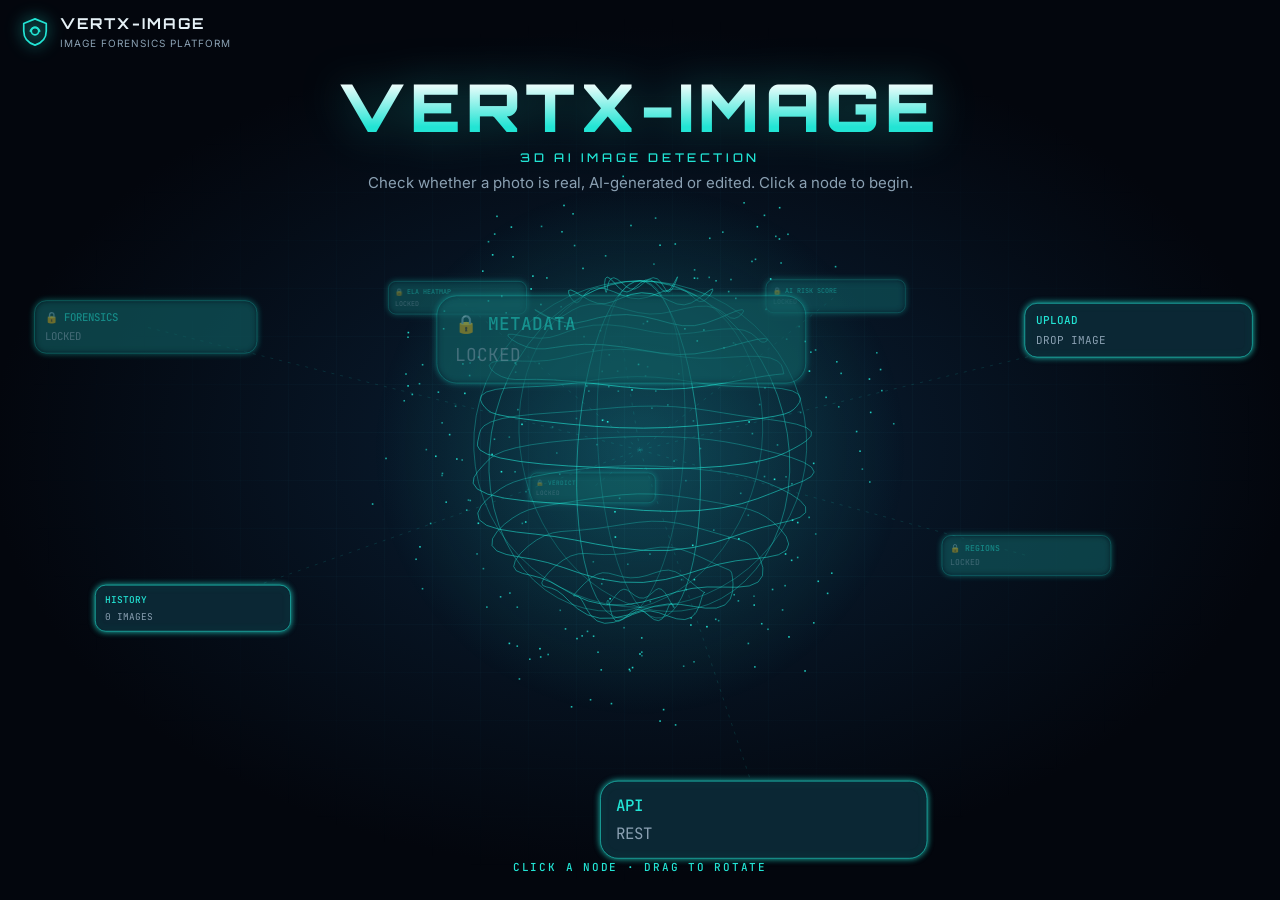
<file: FRONTEND/IMAGEGUARD___3D_Image_Authenticity_Detector.html>
<!DOCTYPE html>
<html lang="en">
<head>
<meta charset="utf-8">
<meta name="viewport" content="width=device-width, initial-scale=1, viewport-fit=cover">
<title>VERTX-IMAGE – 3D Image Authenticity Detector</title>
<link href="https://fonts.googleapis.com/css2?family=Orbitron:wght@500;700;900&family=Inter:wght@400;500;600&family=JetBrains+Mono:wght@400;500&display=swap" rel="stylesheet">
<style>
:root{color-scheme:dark;--bg:#03060d;--panel:rgba(10,20,38,.86);--line:rgba(70,200,230,.22);--cyan:#22e4d4;--blue:#2fb8ff;--amber:#ffa633;--red:#ff4d5e;--txt:#e6f1f7;--mut:#8aa0b2;--st:#22e4d4;box-sizing:border-box;padding-top:env(safe-area-inset-top,0px);padding-bottom:env(safe-area-inset-bottom,0px)}
@media (prefers-color-scheme:dark){:root{--bg:#03060d;--txt:#e6f1f7}}
*{box-sizing:border-box;margin:0;padding:0}
html,body{height:100%;overflow:hidden}
body{background:radial-gradient(1000px 650px at 50% 50%,#0a2036,transparent 65%),var(--bg);color:var(--txt);font:14px Inter,system-ui,sans-serif}
body::before{content:"";position:fixed;inset:0;pointer-events:none;background-image:linear-gradient(rgba(60,180,210,.05) 1px,transparent 1px),linear-gradient(90deg,rgba(60,180,210,.05) 1px,transparent 1px);background-size:48px 48px;mask-image:radial-gradient(ellipse at 50% 50%,#000 10%,transparent 70%)}
#c{position:fixed;inset:0;width:100%;height:100%;cursor:grab;touch-action:none}#c.h{cursor:pointer}
.brand{position:fixed;top:calc(14px + env(safe-area-inset-top,0px));left:20px;display:flex;gap:10px;align-items:center;z-index:5;pointer-events:none}
.brand svg{width:30px;height:30px;filter:drop-shadow(0 0 8px var(--cyan))}
.brand b{font:700 15px Orbitron;letter-spacing:.14em;display:block}.brand small{font-size:10px;color:var(--mut);letter-spacing:.1em}
.hero{position:fixed;top:calc(74px + env(safe-area-inset-top,0px));left:0;right:0;text-align:center;pointer-events:none;transition:.5s;padding:0 16px}
.hero h1{font:900 clamp(30px,5.2vw,66px) Orbitron;letter-spacing:.08em;line-height:1;background:linear-gradient(180deg,#fff 10%,var(--st) 80%);-webkit-background-clip:text;background-clip:text;color:transparent;filter:drop-shadow(0 0 22px rgba(34,228,212,.3))}
.hero h4{font:500 clamp(10px,1.2vw,12px) Orbitron;letter-spacing:.3em;color:var(--st);margin:10px 0 8px}
.hero p{color:var(--mut);font-size:clamp(12px,1.3vw,15px)}
.po .hero,.po .tag{opacity:0}
.tag{position:fixed;bottom:calc(26px + env(safe-area-inset-bottom,0px));left:0;right:0;text-align:center;font:500 11px 'JetBrains Mono';letter-spacing:.16em;color:var(--st);pointer-events:none;transition:.4s}
#panel{position:fixed;top:calc(70px + env(safe-area-inset-top,0px));right:16px;bottom:16px;width:min(560px,calc(100% - 32px));z-index:12;display:flex;flex-direction:column;border:1px solid var(--line);border-radius:22px;background:var(--panel);backdrop-filter:blur(22px);box-shadow:0 20px 70px rgba(0,0,0,.55);transform:translateX(30px);opacity:0;filter:blur(8px);pointer-events:none;transition:.4s cubic-bezier(.2,.8,.2,1)}
#panel.on{transform:none;opacity:1;filter:none;pointer-events:auto}
.ph{display:flex;justify-content:space-between;align-items:center;padding:16px 20px;border-bottom:1px solid var(--line)}
.ph h2{font:700 14px Orbitron;letter-spacing:.14em;color:var(--st)}
.x{background:none;border:1px solid var(--line);color:var(--txt);width:32px;height:32px;border-radius:10px;font-size:18px;cursor:pointer}
.pb{padding:20px;overflow:auto;flex:1}
@media(max-width:760px){#panel{top:auto;left:8px;right:8px;bottom:8px;width:auto;height:60%;transform:translateY(40px)}}
.btn{font:600 13px Inter;color:#02121a;background:linear-gradient(135deg,var(--cyan),var(--blue));border:0;border-radius:12px;padding:11px 18px;cursor:pointer}
.btn.g{background:rgba(34,228,212,.07);color:var(--cyan);border:1px solid rgba(34,228,212,.4)}.btn.sm{padding:7px 11px;font-size:12px;border-radius:9px}
.btn:focus-visible,.x:focus-visible,.drop:focus-visible{outline:2px solid var(--cyan);outline-offset:2px}
.drop{border:1.5px dashed rgba(34,228,212,.45);border-radius:18px;padding:34px 16px;text-align:center;cursor:pointer;background:rgba(34,228,212,.04);transition:.2s}
.drop.ov{background:rgba(34,228,212,.14)}.drop h5{font:600 15px Inter;margin:8px 0 4px}.drop small{color:var(--mut)}
.row{display:flex;gap:8px;flex-wrap:wrap;margin-top:12px;align-items:center}
.hint{color:var(--mut);font-size:12px;margin-top:14px;line-height:1.5}
.mono{font-family:'JetBrains Mono',monospace}
.prog{display:none;margin-top:16px}.prog.on{display:block}
.pbar{height:6px;border-radius:9px;background:rgba(255,255,255,.08);margin:8px 0;overflow:hidden}.pbar i{display:block;height:100%;width:0;background:linear-gradient(90deg,var(--cyan),var(--blue));transition:width .3s}
.gauge{position:relative;width:220px;height:220px;margin:6px auto 10px}.gauge svg{width:100%;height:100%;transform:rotate(-90deg)}
.gauge .mid{position:absolute;inset:0;display:grid;place-content:center;text-align:center}
.gauge small{font:500 10px Orbitron;letter-spacing:.16em;color:var(--mut)}.gauge b{font:700 56px Orbitron;line-height:1.1}
.pill{width:max-content;margin:0 auto 18px;padding:7px 18px;border-radius:99px;border:1px solid currentColor;font:700 12px Orbitron;letter-spacing:.14em}
.meta{display:grid;grid-template-columns:1fr 1fr;gap:8px}
.meta div,.card{background:rgba(255,255,255,.04);border:1px solid var(--line);border-radius:14px;padding:12px 14px}
.meta small,.card small{display:block;color:var(--mut);font-size:11px;margin-bottom:3px}
.card{margin-bottom:10px;line-height:1.5}
.bar{margin-bottom:14px}.bar span{display:flex;justify-content:space-between;font-size:12px;margin-bottom:5px}
.bar i{display:block;height:7px;border-radius:9px;background:rgba(255,255,255,.08);overflow:hidden}.bar i u{display:block;height:100%;width:0;border-radius:9px;transition:width .9s cubic-bezier(.2,.8,.2,1)}
canvas.im{width:100%;border-radius:14px;border:1px solid var(--line);display:block;background:#000}
.vt{font:900 24px Orbitron;margin:4px 0 12px;line-height:1.2}
pre{background:rgba(2,8,16,.8);border:1px solid var(--line);border-radius:12px;padding:12px;font:12px/1.5 'JetBrains Mono';overflow:auto;margin-bottom:12px;white-space:pre-wrap}
table{width:100%;border-collapse:collapse;font-size:12px}th,td{text-align:left;padding:9px 6px;border-bottom:1px solid var(--line)}th{color:var(--mut);font-weight:500}
ul.tips{list-style:none}ul.tips li{padding:11px 0;border-bottom:1px solid var(--line);line-height:1.5}
.toast{position:fixed;left:50%;top:calc(20px + env(safe-area-inset-top,0px));transform:translate(-50%,-20px);opacity:0;background:var(--panel);border:1px solid var(--line);padding:10px 16px;border-radius:12px;z-index:30;transition:.3s;pointer-events:none;font-size:13px}.toast.on{opacity:1;transform:translate(-50%,0)}
.sr{position:absolute;left:-9999px}.sr button:focus{position:fixed;left:50%;bottom:60px;transform:translateX(-50%);z-index:40;padding:10px 16px}
@media(prefers-reduced-motion:reduce){*{transition:none!important}}
</style>
</head>
<body>
<canvas id="c" aria-label="Interactive 3D image authenticity scanner. Click a node on the model to open it."></canvas>
<div class="brand"><svg viewBox="0 0 32 32" fill="none" stroke="#22e4d4" stroke-width="1.8" stroke-linecap="round" stroke-linejoin="round"><path d="M16 2 4 7v8c0 8 5.5 13 12 15 6.5-2 12-7 12-15V7z"/><circle cx="16" cy="15" r="4"/><path d="M11 15s2-4 5-4 5 4 5 4"/></svg><div><b>VERTX-IMAGE</b><small>IMAGE FORENSICS PLATFORM</small></div></div>
<div class="hero"><h1>VERTX-IMAGE</h1><h4>3D AI IMAGE DETECTION</h4><p>Check whether a photo is real, AI-generated or edited. Click a node to begin.</p></div>
<div class="tag" id="tag"></div>
<nav class="sr" id="sr" aria-label="Model nodes"></nav>
<aside id="panel" aria-live="polite"><div class="ph"><h2 id="pt">PANEL</h2><button class="x" id="px" aria-label="Close panel">×</button></div><div class="pb" id="pb"></div></aside>
<div class="toast" id="toast"></div>
<script>
const $=s=>document.querySelector(s),clamp=(v,a,b)=>Math.max(a,Math.min(b,v)),esc=s=>String(s).replace(/[&<>"]/g,c=>({'&':'&amp;','<':'&lt;','>':'&gt;','"':'&quot;'}[c]));
const mem={};const store={get(k,d){try{const v=localStorage.getItem(k);return v?JSON.parse(v):d}catch(e){return mem[k]||d}},set(k,v){try{localStorage.setItem(k,JSON.stringify(v))}catch(e){mem[k]=v}}};
const COL={idle:'#22e4d4',scan:'#2fb8ff',safe:'#22e4d4',warn:'#ffa633',fake:'#ff4d5e'};
const TAG={idle:'CLICK A NODE · DRAG TO ROTATE',scan:'SCANNING IMAGE…',safe:'SCENE STATE · LIKELY AUTHENTIC',warn:'SCENE STATE · UNCERTAIN',fake:'SCENE STATE · AI-GENERATED SIGNS'};
let state='idle',cur=null,openId=null,sel=-1,hover=-1,busy=false;
function setState(s){state=s;document.documentElement.style.setProperty('--st',COL[s]);$('#tag').textContent=TAG[s]}
function toast(m){const t=$('#toast');t.textContent=m;t.classList.add('on');clearTimeout(toast.t);toast.t=setTimeout(()=>t.classList.remove('on'),2600)}
const loadImg=u=>new Promise((res,rej)=>{const i=new Image();i.onload=()=>res(i);i.onerror=rej;i.src=u});
const lerp=(v,a,b)=>clamp((v-a)/(b-a)*100,0,100);

/* ---------- real in-browser image forensics ---------- */
async function analyze(src,w0,h0,name,size,head){
  const s=Math.min(1,512/Math.max(w0,h0)),w=Math.max(32,Math.round(w0*s)),h=Math.max(32,Math.round(h0*s));
  const cv=document.createElement('canvas');cv.width=w;cv.height=h;const x=cv.getContext('2d',{willReadFrequently:true});x.drawImage(src,0,0,w,h);
  const d=x.getImageData(0,0,w,h).data,N=w*h,g=new Float32Array(N);let sat=0;
  for(let i=0;i<N;i++){const r=d[i*4],gg=d[i*4+1],b=d[i*4+2];g[i]=.299*r+.587*gg+.114*b;const mx=Math.max(r,gg,b);sat+=mx?(mx-Math.min(r,gg,b))/mx:0}sat/=N;
  const im2=await loadImg(cv.toDataURL('image/jpeg',.75)),c3=document.createElement('canvas');c3.width=w;c3.height=h;const x3=c3.getContext('2d',{willReadFrequently:true});x3.drawImage(im2,0,0);const d3=x3.getImageData(0,0,w,h).data;
  const eo=x3.createImageData(w,h),B=16,bw=Math.floor(w/B),bh=Math.floor(h/B),nb=bw*bh,sd=new Float32Array(nb),el=new Float32Array(nb),sp=new Float32Array(nb);
  for(let i=0;i<N;i++){const e=(Math.abs(d[i*4]-d3[i*4])+Math.abs(d[i*4+1]-d3[i*4+1])+Math.abs(d[i*4+2]-d3[i*4+2]))/3,v=clamp(e*14,0,255);eo.data[i*4]=v*.25;eo.data[i*4+1]=v;eo.data[i*4+2]=v*.85+30;eo.data[i*4+3]=255}
  x3.putImageData(eo,0,0);
  for(let by=0;by<bh;by++)for(let bx=0;bx<bw;bx++){let sr=0,sq=0,gs=0,es=0,n=0;
    for(let y=by*B+1;y<by*B+B-1;y++)for(let xx=bx*B+1;xx<bx*B+B-1;xx++){const i=y*w+xx,r=g[i]-(g[i-1]+g[i+1]+g[i-w]+g[i+w])/4;sr+=r;sq+=r*r;gs+=Math.abs(g[i+1]-g[i-1])+Math.abs(g[i+w]-g[i-w]);es+=(Math.abs(d[i*4]-d3[i*4])+Math.abs(d[i*4+1]-d3[i*4+1])+Math.abs(d[i*4+2]-d3[i*4+2]))/3;n++}
    const k=by*bw+bx;sd[k]=Math.sqrt(Math.max(0,sq/n-(sr/n)**2));sp[k]=gs/n;el[k]=es/n}
  const st=a=>{const m=a.reduce((p,c)=>p+c,0)/a.length,v=Math.sqrt(a.reduce((p,c)=>p+(c-m)**2,0)/a.length);return[m,v,m?v/m:0]};
  const[nm,ns,ncv]=st(sd),[em,es,ecv]=st(el),[sm,ss,scv]=st(sp);
  const an=new Float32Array(nb);let flagged=0;for(let k=0;k<nb;k++){an[k]=Math.max(ns?Math.abs(sd[k]-nm)/ns:0,es?Math.abs(el[k]-em)/es:0);if(an[k]>1.9)flagged++}
  const t=head.toLowerCase(),kw=['c2pa','jumbf','stable diffusion','midjourney','dall-e','dalle','openai','firefly','comfyui','sdxl','generated by','ai generated'].filter(k=>t.includes(k)),
  cam=/exif/i.test(head)&&/(canon|nikon|apple|samsung|sony|google|fujifilm|xiaomi|huawei|olympus|panasonic)/i.test(head),exif=/exif/i.test(head),
  sq=w0===h0&&[512,640,768,1024,1536,2048].includes(w0);
  const sub={noise:lerp(nm,.8,4.5),sensor:lerp(ncv,.15,.9),ela:lerp(ecv,.3,1.1),edge:lerp(scv,.25,.9),color:100-lerp(sat,.35,.75),meta:kw.length?3:cam?95:exif?60:sq?25:42};
  let auth=sub.noise*.22+sub.sensor*.16+sub.ela*.14+sub.edge*.12+sub.color*.08+sub.meta*.28,risk=Math.round(clamp(100-auth,3,97));if(kw.length)risk=Math.max(risk,92);
  const lv=risk>=65?'fake':risk>=40?'warn':'safe';
  const th=document.createElement('canvas');th.width=w;th.height=h;th.getContext('2d').drawImage(cv,0,0);
  return{name,size,w0,h0,risk,lv,sub,th,ela:c3,an,bw,bh,flagged,kw,cam,exif,sq,nm,sat,conf:clamp(Math.round(60+Math.abs(risk-50)*.8),60,97),id:'IG-'+Math.random().toString(16).slice(2,8).toUpperCase()}}
function demo(kind){const c=document.createElement('canvas');c.width=c.height=768;const x=c.getContext('2d'),g=x.createLinearGradient(0,0,0,768);
  g.addColorStop(0,kind==='ai'?'#7a3cff':'#6fa8dc');g.addColorStop(.6,kind==='ai'?'#ff7ad9':'#d9c9a3');g.addColorStop(1,kind==='ai'?'#2af5d0':'#4a6b3a');x.fillStyle=g;x.fillRect(0,0,768,768);
  for(let i=0;i<7;i++){x.fillStyle=kind==='ai'?`hsla(${i*50+260},95%,60%,.55)`:`hsl(${90+i*6},${30+i*3}%,${22+i*4}%)`;x.beginPath();x.moveTo(0,768);for(let k=0;k<=768;k+=16)x.lineTo(k,420+i*40+Math.sin(k/90+i*2)*38);x.lineTo(768,768);x.fill()}
  if(kind!=='ai'){const id=x.getImageData(0,0,768,768),a=id.data;for(let i=0;i<a.length;i+=4){const n=(Math.random()+Math.random()+Math.random()-1.5)*22;a[i]+=n;a[i+1]+=n;a[i+2]+=n}x.putImageData(id,0,0)}
  return c}
const hist=()=>store.get('ig_hist',[]);

/* ---------- nodes ---------- */
const lockF=()=>!cur;
const NODES=[
{id:'upload',label:'UPLOAD',sub:()=>'DROP IMAGE',lock:()=>false},
{id:'score',label:'AI RISK SCORE',sub:()=>cur?cur.risk+' / 100':'LOCKED',lock:lockF},
{id:'ela',label:'ELA HEATMAP',sub:()=>cur?'COMPRESSION MAP':'LOCKED',lock:lockF},
{id:'forensics',label:'FORENSICS',sub:()=>cur?'6 SIGNALS':'LOCKED',lock:lockF},
{id:'meta',label:'METADATA',sub:()=>cur?(cur.kw.length?'AI TAG FOUND':cur.cam?'CAMERA TAG':'NO CAMERA TAG'):'LOCKED',lock:lockF},
{id:'regions',label:'REGIONS',sub:()=>cur?cur.flagged+' FLAGGED':'LOCKED',lock:lockF},
{id:'verdict',label:'VERDICT',sub:()=>cur?(cur.lv==='fake'?'HIGH':cur.lv==='warn'?'MEDIUM':'LOW')+' RISK':'LOCKED',lock:lockF},
{id:'history',label:'HISTORY',sub:()=>hist().length+' IMAGES',lock:()=>false},
{id:'api',label:'API',sub:()=>'REST',lock:()=>false}];
NODES.forEach((n,i)=>{const ring=i<5?0:1,k=ring?i-5:i,cnt=ring?4:5;n.a=k/cnt*6.2832+(ring?.5:0)+.3;n.y=ring?.82:-.82});
$('#sr').innerHTML=NODES.map((n,i)=>`<button data-i="${i}">${n.label}</button>`).join('');
document.querySelectorAll('#sr button').forEach(b=>{b.onfocus=()=>hover=+b.dataset.i;b.onblur=()=>hover=-1;b.onclick=()=>clickNode(+b.dataset.i)});

/* ---------- 3D canvas ---------- */
const C=$('#c'),X=C.getContext('2d');let W,H,R,yaw=.6,pitch=.2,vy=0,drag=false,moved=0,lx=0,ly=0,cx=0,cy=0,lvl=0,scanT=0,hits=[],time=0;
function fit(){const d=Math.min(devicePixelRatio||1,2);W=innerWidth;H=innerHeight;C.width=W*d;C.height=H*d;X.setTransform(d,0,0,d,0,0);R=Math.min(W*.13,H*.19);if(!cx){cx=W/2;cy=H/2}}
addEventListener('resize',fit);fit();
function proj(x,y,z){const c=Math.cos(yaw),s=Math.sin(yaw),x1=x*c+z*s,z1=-x*s+z*c,cp=Math.cos(pitch),sp=Math.sin(pitch),y1=y*cp-z1*sp,z2=y*sp+z1*cp,k=5.5/(5.5+z2);return[cx+x1*R*k,cy+y1*R*k,z2,k]}
const sparks=Array.from({length:260},()=>{const z=1-2*Math.random(),a=Math.random()*6.2832,q=Math.sqrt(1-z*z);return{x:q*Math.cos(a),y:z,z:q*Math.sin(a),o:1.1+Math.random()*.5}});
const hexA=(h,a)=>h+Math.round(clamp(a,0,1)*255).toString(16).padStart(2,'0');
function frame(t){time=t/1000;const mob=W<760,open=!!openId;
  cx+=((open&&!mob?W*.3:W/2)-cx)*.08;cy+=((open&&mob?H*.22:H*.5)-cy)*.08;
  if(!drag){if(sel>=0){const tg=NODES[sel].a+Math.PI/2,d=((tg-yaw)%6.2832+9.4248)%6.2832-3.1416;yaw+=d*.08;pitch+=(.12-pitch)*.06}else{yaw+=.0024+vy;vy*=.95}}
  lvl+=((state==='scan'?.9:state==='fake'?.5:.15)-lvl)*.05;if(state==='scan')scanT+=.02;
  const col=COL[state];X.clearRect(0,0,W,H);
  const g=X.createRadialGradient(cx,cy,0,cx,cy,R*1.6);g.addColorStop(0,hexA(col,.22));g.addColorStop(1,hexA(col,0));X.fillStyle=g;X.beginPath();X.arc(cx,cy,R*1.6,0,6.2832);X.fill();
  if(cur){const th=cur.th,q=Math.max(th.width,th.height),sw=th.width/q*2*R*.62,sh=th.height/q*2*R*.62;X.save();X.beginPath();X.arc(cx,cy,R*.62,0,6.2832);X.clip();X.globalAlpha=.5;X.drawImage(th,cx-sw/2,cy-sh/2,sw,sh);X.restore()}
  const items=NODES.map((n,i)=>({n,i,p:proj(Math.cos(n.a)*2.6,n.y+Math.sin(time*.8+n.a*3)*.05,Math.sin(n.a)*2.6)}));
  X.lineWidth=1;X.setLineDash([3,6]);items.forEach(it=>{X.strokeStyle=hexA(col,sel===it.i||hover===it.i?.5:.13);X.beginPath();X.moveTo(cx,cy);X.lineTo(it.p[0],it.p[1]);X.stroke()});X.setLineDash([]);
  const far=items.filter(i=>i.p[2]>0).sort((a,b)=>b.p[2]-a.p[2]),near=items.filter(i=>i.p[2]<=0).sort((a,b)=>b.p[2]-a.p[2]);hits=[];
  far.forEach(drawNode);
  const jit=state==='fake'&&Math.random()<.12?.07:0;
  for(let i=1;i<=14;i++){const lat=(i/15-.5)*Math.PI,r0=Math.cos(lat),y0=Math.sin(lat),glow=state==='scan'?Math.exp(-Math.pow(((scanT%1.5)/1.5)*2-1-y0,2)*40):0;let pv=null;
    for(let s=0;s<=48;s++){const a=s/48*6.2832,rad=1+.04*Math.sin(a*5+time*3+lat*4)+lvl*.09*Math.sin(a*3-time*4)+(jit?(Math.random()-.5)*jit:0),p=proj(r0*Math.cos(a)*rad,y0*rad,r0*Math.sin(a)*rad);
      if(pv){X.strokeStyle=hexA(col,clamp(.45-p[2]*.18+glow*.6,.05,.95));X.lineWidth=1+glow*1.5;X.beginPath();X.moveTo(pv[0],pv[1]);X.lineTo(p[0],p[1]);X.stroke()}pv=p}}
  for(let m=0;m<10;m++){const a=m/10*6.2832;let pv=null;for(let i=0;i<=30;i++){const lat=(i/30-.5)*Math.PI,r0=Math.cos(lat),p=proj(r0*Math.cos(a),Math.sin(lat),r0*Math.sin(a));if(pv){X.strokeStyle=hexA(col,clamp(.32-p[2]*.15,.04,.6));X.lineWidth=1;X.beginPath();X.moveTo(pv[0],pv[1]);X.lineTo(p[0],p[1]);X.stroke()}pv=p}}
  for(const s of sparks){const w=1+lvl*.25,p=proj(s.x*s.o*w,s.y*s.o*w,s.z*s.o*w);X.fillStyle=hexA(col,clamp(.7-p[2]*.25,.1,1));X.fillRect(p[0],p[1],1.6,1.6)}
  near.forEach(drawNode);requestAnimationFrame(frame)}
function drawNode(it){const{n,i,p}=it,k=p[3],w=Math.max(112,R*1.12)*k,h=44*k,x=p[0]-w/2,y=p[1]-h/2,on=sel===i||hover===i,lk=n.lock(),col=COL[state],al=(lk?.45:1)*clamp(1-p[2]*.1,.35,1)*(sel>=0&&sel!==i?.5:1);
  X.globalAlpha=al;X.fillStyle='rgba(8,18,34,.88)';X.strokeStyle=hexA(col,on?1:.5);X.lineWidth=on?2:1;X.shadowColor=col;X.shadowBlur=on?18:6;X.beginPath();X.roundRect(x,y,w,h,10*k);X.fill();X.stroke();X.shadowBlur=0;
  X.fillStyle=col;X.font=`500 ${9*k}px 'JetBrains Mono',monospace`;X.textAlign='left';X.fillText((lk?'🔒 ':'')+n.label,x+9*k,y+17*k);
  X.fillStyle='#8aa0b2';X.font=`400 ${9*k}px 'JetBrains Mono',monospace`;X.fillText(n.sub(),x+9*k,y+33*k);X.globalAlpha=1;hits.push({i,x,y,w,h,z:p[2]})}
const hitAt=(x,y)=>{let b=-1,bz=1e9;for(const h of hits)if(x>=h.x&&x<=h.x+h.w&&y>=h.y&&y<=h.y+h.h&&h.z<bz){bz=h.z;b=h.i}return b};
C.addEventListener('pointerdown',e=>{drag=true;moved=0;lx=e.clientX;ly=e.clientY;C.setPointerCapture(e.pointerId)});
C.addEventListener('pointermove',e=>{if(drag){const dx=e.clientX-lx,dy=e.clientY-ly;moved+=Math.abs(dx)+Math.abs(dy);if(moved>8){if(sel>=0)sel=-1;yaw+=dx*.0035;pitch=clamp(pitch+dy*.0035,-1,1);vy=dx*.0004}lx=e.clientX;ly=e.clientY}else{hover=hitAt(e.clientX,e.clientY);C.classList.toggle('h',hover>=0)}});
C.addEventListener('pointerup',e=>{drag=false;if(moved<8){const i=hitAt(e.clientX,e.clientY);if(i>=0)clickNode(i);else if(openId)closePanel()}});
C.addEventListener('pointerleave',()=>{hover=-1;C.classList.remove('h')});
function clickNode(i){const n=NODES[i];if(n.lock()){toast('Upload an image first to unlock this node');openPanel('upload');return}openPanel(n.id)}
addEventListener('keydown',e=>{if(e.key==='Escape')closePanel()});$('#px').onclick=closePanel;

/* ---------- panels ---------- */
function openPanel(id){openId=id;sel=NODES.findIndex(n=>n.id===id);document.body.classList.add('po');$('#pt').textContent=NODES[sel].label;$('#pb').innerHTML=V[id]();W_[id]&&W_[id]();$('#panel').classList.add('on');$('#pb').scrollTop=0}
function closePanel(){openId=null;sel=-1;document.body.classList.remove('po');$('#panel').classList.remove('on')}
function count(el,n,d=900){const t0=performance.now();(function f(t){const k=clamp((t-t0)/d,0,1);el.textContent=Math.round(n*(1-Math.pow(1-k,3)));if(k<1)requestAnimationFrame(f)})(t0)}
const VR={fake:['LIKELY AI-GENERATED OR HEAVILY EDITED','HIGH',['Do not treat this image as proof of a real event.','Look for the original source and the first upload date.','Run a reverse image search to find earlier versions.','Ask the sender how and where the image was taken.']],warn:['UNCERTAIN','MEDIUM',['Signals are mixed, so check the source before sharing.','Try a higher-resolution original if one exists.','Compare with a reverse image search.']],safe:['LIKELY AUTHENTIC','LOW',['No strong signs of AI generation were found.','Stay alert: no detector is perfect, and clean edits can pass.']]};
const NAMES={noise:'Natural sensor noise',sensor:'Noise pattern variation',ela:'Compression consistency',edge:'Edge naturalness',color:'Colour naturalness',meta:'Metadata trust'};
const barC=v=>v>=60?'#22e4d4':v>=35?'#ffa633':'#ff4d5e';
const draw=(id,c)=>{const t=$(id);t.width=c.width;t.height=c.height;t.getContext('2d').drawImage(c,0,0);return t.getContext('2d')};
const V={
upload:()=>`<div class="drop" id="drop" tabindex="0" role="button" aria-label="Choose an image"><svg width="34" height="34" viewBox="0 0 24 24" fill="none" stroke="#22e4d4" stroke-width="2" stroke-linecap="round" stroke-linejoin="round"><path d="M12 16V4M6 10l6-6 6 6M4 20h16"/></svg><h5>Drop an image here</h5><small>or click to browse · JPG, PNG, WEBP · up to 20 MB</small></div><input type="file" id="file" accept="image/*" hidden>
<div class="row"><small style="color:var(--mut)">No image handy? Try a generated sample:</small><button class="btn g sm" data-d="real">Natural-style</button><button class="btn g sm" data-d="ai">Smooth-style</button></div>
<div class="prog" id="prog"><div class="mono" style="display:flex;justify-content:space-between;font-size:12px"><span id="pl">Starting…</span><span id="pp">0%</span></div><div class="pbar"><i id="pi"></i></div></div>
<p class="hint">Analysis runs in your browser: noise residuals, error level analysis, edge statistics, colour and metadata. Your image is never uploaded. Scoring is a heuristic demo and can be wrong, so treat it as a hint, not proof.</p>`,
score:()=>{const c=COL[cur.lv],ci=552.9;return`<div class="gauge"><svg viewBox="0 0 200 200"><circle cx="100" cy="100" r="88" fill="none" stroke="rgba(255,255,255,.08)" stroke-width="12"/><circle id="rv" cx="100" cy="100" r="88" fill="none" stroke="${c}" stroke-width="12" stroke-linecap="round" stroke-dasharray="${ci}" stroke-dashoffset="${ci}" style="transition:stroke-dashoffset 1.2s cubic-bezier(.2,.8,.2,1);filter:drop-shadow(0 0 8px ${c})"/></svg><div class="mid"><small>AI RISK</small><b id="sn">0</b><small>/ 100</small></div></div><div class="pill" style="color:${c}">${VR[cur.lv][1]} RISK</div>
<div class="meta"><div><small>Analysis ID</small><b class="mono">${cur.id}</b></div><div><small>Dimensions</small><b class="mono">${cur.w0}×${cur.h0}</b></div><div><small>File</small><b class="mono">${esc(cur.name.slice(0,20))}</b></div><div><small>Confidence</small><b class="mono">${cur.conf}%</b></div></div>`},
ela:()=>`<canvas class="im" id="ec"></canvas><p class="hint">Error level analysis re-saves the image as JPEG and shows what changed. Brighter areas recompress differently from their surroundings. Uniform brightness is normal; isolated bright patches can mean editing or pasted regions.</p>`,
forensics:()=>Object.entries(cur.sub).map(([k,v])=>`<div class="bar"><span><b>${NAMES[k]}</b><em class="mono">${Math.round(v)}%</em></span><i><u data-w="${Math.round(v)}" style="background:${barC(v)}"></u></i></div>`).join('')+'<p class="hint">Bars show how natural each signal looks. Low values push the AI risk score up.</p>',
meta:()=>`<div class="card"><small>AI generator tags</small>${cur.kw.length?`<b style="color:var(--red)">Found: ${esc(cur.kw.join(', '))}</b>`:'None found'}</div><div class="card"><small>Camera EXIF data</small>${cur.cam?'<b style="color:var(--cyan)">Camera make found</b>':cur.exif?'EXIF block found, no camera make':'<b style="color:var(--amber)">No camera data</b>'}</div><div class="card"><small>Dimensions</small>${cur.w0}×${cur.h0}${cur.sq?' (square, a size common in AI tools)':''}</div><div class="card"><small>File size</small>${(cur.size/1024).toFixed(0)} KB</div><p class="hint">Missing metadata is common after screenshots or social uploads, so it is a weak signal on its own.</p>`,
regions:()=>`<canvas class="im" id="rc"></canvas><p class="hint">Amber and red cells mark blocks whose noise or compression behaviour differs most from the rest of the image: ${cur.flagged} flagged.</p>`,
verdict:()=>{const v=VR[cur.lv],c=COL[cur.lv];return`<small style="color:var(--mut)">RESULT</small><div class="vt" style="color:${c}">${v[0]}</div><div class="meta"><div><small>Confidence</small><b class="mono">${cur.conf}%</b></div><div><small>Risk level</small><b class="mono" style="color:${c}">${v[1]}</b></div></div><h5 style="margin:18px 0 6px">What to do</h5><ul class="tips">${v[2].map(t=>`<li>${t}</li>`).join('')}</ul><div class="row"><button class="btn" id="again">Analyze another image</button><button class="btn g" id="cp">Copy report</button></div>`},
history:()=>{const h=hist();return h.length?`<table><thead><tr><th>Image</th><th>Risk</th><th>Result</th></tr></thead><tbody>${h.map(r=>`<tr><td>${esc(r.n)}</td><td class="mono">${r.risk}</td><td style="color:${COL[r.lv]}">${VR[r.lv][1]}</td></tr>`).join('')}</tbody></table><div class="row"><button class="btn g sm" id="ch">Clear history</button></div>`:'<p class="hint">No images analyzed yet. Open UPLOAD to start.</p>'},
api:()=>`<pre>curl -X POST https://api.imageguard.example/v1/analyze \\
  -H "Authorization: Bearer $VERTX_IMAGE_KEY" \\
  -F "image=@photo.jpg"</pre><pre>{
  "analysis_id": "IG-7B21E4",
  "ai_risk_score": 78,
  "verdict": "LIKELY_AI_GENERATED",
  "confidence": 0.88,
  "signals": { "noise": 22, "ela": 31, "metadata": 5 }
}</pre><p class="hint">Illustrative endpoint. Connect your own model backend to enable it.</p>`};
const W_={
upload(){const dr=$('#drop'),f=$('#file');dr.onclick=()=>f.click();dr.onkeydown=e=>{if(e.key==='Enter'||e.key===' '){e.preventDefault();f.click()}};f.onchange=()=>f.files[0]&&fromFile(f.files[0]);
  dr.ondragover=e=>{e.preventDefault();dr.classList.add('ov')};dr.ondragleave=()=>dr.classList.remove('ov');dr.ondrop=e=>{e.preventDefault();dr.classList.remove('ov');e.dataTransfer.files[0]&&fromFile(e.dataTransfer.files[0])};
  document.querySelectorAll('[data-d]').forEach(b=>b.onclick=()=>{const c=demo(b.dataset.d);run(()=>analyze(c,768,768,'sample-'+b.dataset.d+'.png',0,''))})},
score(){setTimeout(()=>{$('#rv').style.strokeDashoffset=552.9*(1-cur.risk/100)},60);count($('#sn'),cur.risk,1200)},
ela(){draw('#ec',cur.ela)},
forensics(){setTimeout(()=>document.querySelectorAll('[data-w]').forEach(u=>u.style.width=u.dataset.w+'%'),60)},
regions(){const c=draw('#rc',cur.th),cw=cur.th.width/cur.bw/(1),B=16;cur.an.forEach((z,k)=>{if(z<1.4)return;const bx=k%cur.bw,by=Math.floor(k/cur.bw);c.fillStyle=z>2.2?'rgba(255,77,94,.5)':'rgba(255,166,51,.4)';c.fillRect(bx*B,by*B,B,B)})},
verdict(){$('#again').onclick=()=>openPanel('upload');$('#cp').onclick=()=>{const r=`VERTX-IMAGE ${cur.id}: ${VR[cur.lv][0]}, AI risk ${cur.risk}/100, confidence ${cur.conf}%`;try{navigator.clipboard.writeText(r).then(()=>toast('Report copied'),()=>toast(r))}catch(e){toast(r)}}},
history(){const b=$('#ch');if(b)b.onclick=()=>{store.set('ig_hist',[]);openPanel('history')}}};
async function fromFile(f){if(!f.type.startsWith('image/')){toast('Please choose an image file');return}if(f.size>20*1048576){toast('That file is over 20 MB');return}
  const url=URL.createObjectURL(f);let img;try{img=await loadImg(url)}catch(e){toast('That image could not be read');return}
  const buf=await f.slice(0,262144).arrayBuffer(),head=new TextDecoder('latin1').decode(buf);
  run(()=>analyze(img,img.naturalWidth,img.naturalHeight,f.name,f.size,head))}
async function run(job){if(busy)return;busy=true;setState('scan');if(openId!=='upload')openPanel('upload');const pr=$('#prog');pr.classList.add('on');
  const steps=['Decoding image…','Measuring sensor noise…','Running error level analysis…','Scanning regions…','Reading metadata…','Scoring risk…'];let i=0;
  const tick=setInterval(()=>{if(i<steps.length){$('#pl').textContent=steps[i];const pc=Math.round((i+1)/steps.length*92);$('#pp').textContent=pc+'%';$('#pi').style.width=pc+'%';i++}},300);
  try{const[r]=await Promise.all([job(),new Promise(r=>setTimeout(r,1900))]);cur=r;setState(r.lv);const h=hist();h.unshift({n:r.name.slice(0,22),risk:r.risk,lv:r.lv});store.set('ig_hist',h.slice(0,10));$('#pp').textContent='100%';$('#pi').style.width='100%';openPanel('score')}
  catch(e){setState(cur?cur.lv:'idle');toast('Analysis failed. Try another image.')}clearInterval(tick);busy=false}
setState('idle');requestAnimationFrame(frame);
</script>
</body>
</html>
</file>
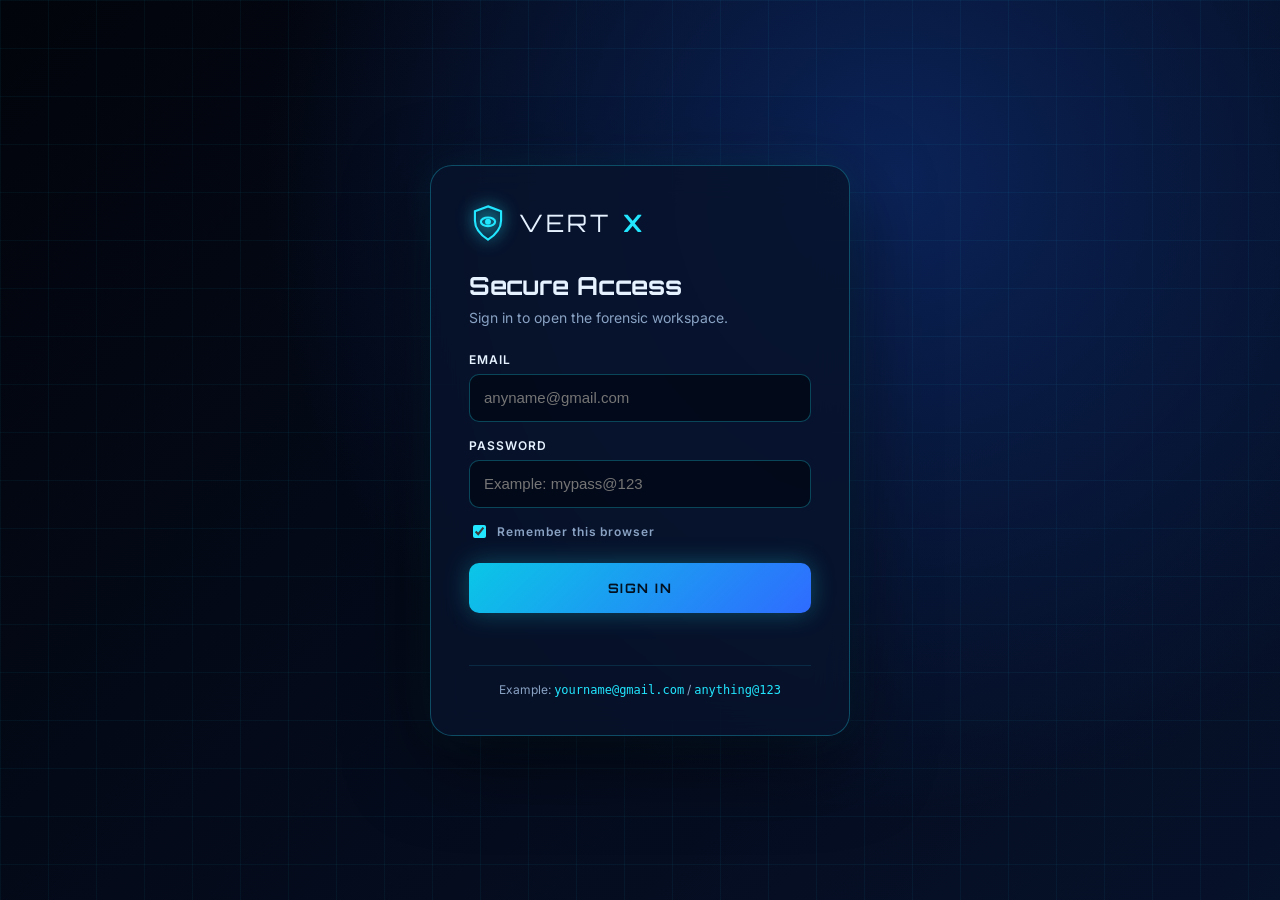
<file: FRONTEND/login.html>
<!DOCTYPE html>
<html lang="en">
<head>
  <meta charset="utf-8">
  <meta name="viewport" content="width=device-width, initial-scale=1, viewport-fit=cover">
  <title>VERTX - Sign In</title>
  <link rel="preconnect" href="https://fonts.googleapis.com">
  <link rel="preconnect" href="https://fonts.gstatic.com" crossorigin>
  <link href="https://fonts.googleapis.com/css2?family=Orbitron:wght@600;700&family=Inter:wght@400;500;600&display=swap" rel="stylesheet">
  <style>
    :root{color-scheme:dark;--cyan:#22e6ff;--blue:#3b7bff;--text:#e6f2ff;--mute:#8aa3c4;--line:rgba(34,230,255,.28)}
    *{box-sizing:border-box}body{margin:0;min-height:100vh;display:grid;place-items:center;background:radial-gradient(circle at 70% 20%,#0b2358 0,transparent 55%),linear-gradient(135deg,#02040b,#06112a);font-family:Inter,system-ui,sans-serif;color:var(--text)}
    body::before{content:"";position:fixed;inset:0;pointer-events:none;background-image:linear-gradient(rgba(34,230,255,.05) 1px,transparent 1px),linear-gradient(90deg,rgba(34,230,255,.05) 1px,transparent 1px);background-size:48px 48px}
    .login{position:relative;width:min(420px,calc(100% - 32px));padding:38px;border:1px solid var(--line);border-radius:22px;background:rgba(8,19,43,.82);box-shadow:0 24px 80px rgba(0,0,0,.55),0 0 40px rgba(34,230,255,.08);backdrop-filter:blur(18px)}
    .brand{display:flex;align-items:center;gap:12px;font-family:Orbitron,sans-serif;font-size:24px;letter-spacing:.12em;margin-bottom:28px}.brand b{color:var(--cyan)}
    .brand svg{width:38px;filter:drop-shadow(0 0 8px var(--cyan))}
    h1{font-family:Orbitron,sans-serif;font-size:25px;margin:0 0 8px}.sub{color:var(--mute);margin:0 0 26px;font-size:14px}
    label{display:block;margin:16px 0 7px;font-size:12px;font-weight:600;letter-spacing:.08em;text-transform:uppercase}
    input{width:100%;height:48px;padding:0 14px;border-radius:10px;border:1px solid var(--line);background:rgba(2,8,22,.78);color:var(--text);outline:none;font-size:15px}
    input:focus{border-color:var(--cyan);box-shadow:0 0 18px rgba(34,230,255,.18)}
    .row{display:flex;justify-content:space-between;align-items:center;gap:12px;margin:14px 0 22px;font-size:13px;color:var(--mute)}.row label{display:flex;align-items:center;gap:8px;margin:0;text-transform:none;cursor:pointer}.row input{width:auto;height:auto;accent-color:var(--cyan)}
    button{width:100%;height:50px;border:0;border-radius:10px;background:linear-gradient(135deg,#0ac7e6,#2f6bff);color:#02101f;font:700 13px Orbitron,sans-serif;letter-spacing:.12em;text-transform:uppercase;cursor:pointer;box-shadow:0 0 24px rgba(34,230,255,.28)}
    button:hover{filter:brightness(1.08)}.msg{min-height:20px;margin-top:14px;color:#ffb86b;font-size:13px;text-align:center}
    .demo{margin-top:18px;padding-top:16px;border-top:1px solid rgba(34,230,255,.12);color:var(--mute);font-size:12px;text-align:center}.demo code{color:var(--cyan)}
  </style>
</head>
<body>
  <main class="login">
    <div class="brand">
      <svg viewBox="0 0 32 32" fill="none" stroke="#22e6ff" stroke-width="1.8"><path d="M16 2l11 4v8c0 7-5 12-11 16C10 26 5 21 5 14V6z"/><ellipse cx="16" cy="15" rx="6" ry="3.6"/><circle cx="16" cy="15" r="1.6" fill="#22e6ff"/></svg>
      VERT<b>X</b>
    </div>
    <h1>Secure Access</h1>
    <p class="sub">Sign in to open the forensic workspace.</p>
    <form id="loginForm">
      <label for="email">Email</label>
      <input id="email" type="email" autocomplete="username" placeholder="anyname@gmail.com" pattern=".+@gmail\.com" title="Enter a Gmail address" required>
      <label for="password">Password</label>
      <input id="password" type="password" autocomplete="current-password" placeholder="Example: mypass@123" pattern=".+@123" title="Password must end with @123" required>
      <div class="row">
        <label><input id="remember" type="checkbox" checked> Remember this browser</label>
      </div>
      <button type="submit">Sign In</button>
      <div class="msg" id="message" role="status"></div>
    </form>
    <div class="demo">Example: <code>yourname@gmail.com</code> / <code>anything@123</code></div>
  </main>
  <script>
    const form=document.getElementById('loginForm');

    form.addEventListener('submit',event=>{
      event.preventDefault();
      const email=document.getElementById('email').value.trim().toLowerCase();
      const password=document.getElementById('password').value;
      const remember=document.getElementById('remember').checked;
      document.getElementById('message').textContent='Signing in…';
      fetch('/login',{
        method:'POST',
        headers:{'Content-Type':'application/json'},
        body:JSON.stringify({email,password,remember})
      }).then(async response=>{
        const data=await response.json().catch(()=>({}));
        if(response.ok){
          location.replace('/');
        }else{
          document.getElementById('message').textContent=data.error||'Invalid email or password.';
        }
      }).catch(()=>{
        document.getElementById('message').textContent='The server is unavailable.';
      });
    });

  </script>
</body>
</html>
</file>
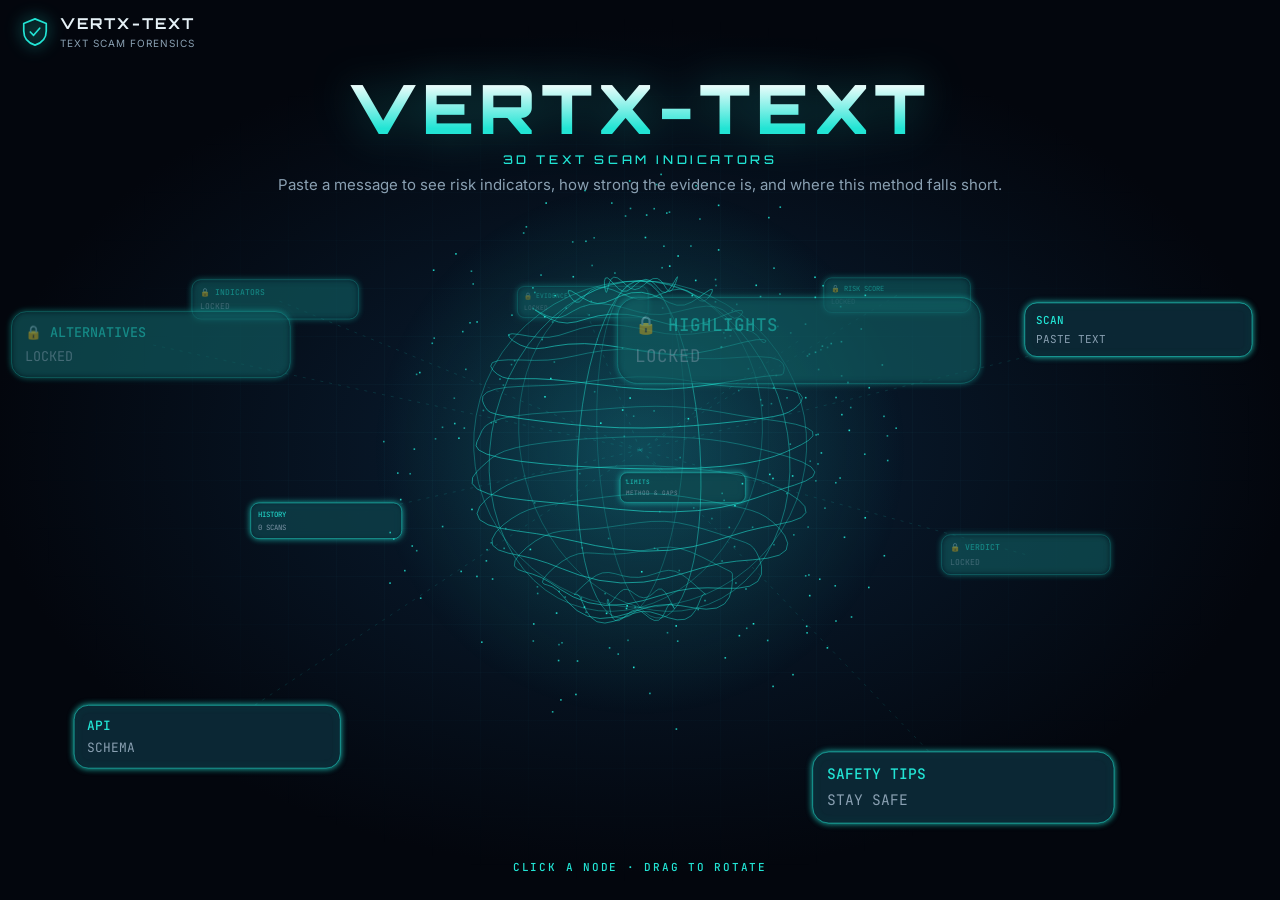
<file: FRONTEND/SCAMSHIELD___3D_Text_Scam_Detector.html>
<!DOCTYPE html>
<html lang="en">
<head>
<meta charset="utf-8">
<meta name="viewport" content="width=device-width, initial-scale=1, viewport-fit=cover">
<title>VERTX-TEXT – 3D Text Scam Detector</title>
<link href="https://fonts.googleapis.com/css2?family=Orbitron:wght@500;700;900&family=Inter:wght@400;500;600&family=JetBrains+Mono:wght@400;500&display=swap" rel="stylesheet">
<style>
:root{color-scheme:dark;--bg:#03060d;--panel:rgba(10,20,38,.88);--line:rgba(70,200,230,.22);--cyan:#22e4d4;--blue:#2fb8ff;--amber:#ffa633;--red:#ff4d5e;--txt:#e6f1f7;--mut:#8aa0b2;--st:#22e4d4;box-sizing:border-box;padding-top:env(safe-area-inset-top,0px);padding-bottom:env(safe-area-inset-bottom,0px)}
@media (prefers-color-scheme:dark){:root{--bg:#03060d;--txt:#e6f1f7}}
*{box-sizing:border-box;margin:0;padding:0}
html,body{height:100%;overflow:hidden}
body{background:radial-gradient(1000px 650px at 50% 50%,#0a2036,transparent 65%),var(--bg);color:var(--txt);font:14px Inter,system-ui,sans-serif}
body::before{content:"";position:fixed;inset:0;pointer-events:none;background-image:linear-gradient(rgba(60,180,210,.05) 1px,transparent 1px),linear-gradient(90deg,rgba(60,180,210,.05) 1px,transparent 1px);background-size:48px 48px;mask-image:radial-gradient(ellipse at 50% 50%,#000 10%,transparent 70%)}
#c{position:fixed;inset:0;width:100%;height:100%;cursor:grab;touch-action:none}
#c.h{cursor:pointer}
.brand{position:fixed;top:calc(14px + env(safe-area-inset-top,0px));left:20px;display:flex;gap:10px;align-items:center;z-index:5;pointer-events:none}
.brand svg{width:30px;height:30px;filter:drop-shadow(0 0 8px var(--cyan))}
.brand b{font:700 15px Orbitron;letter-spacing:.14em;display:block}
.brand small{font-size:10px;color:var(--mut);letter-spacing:.1em}
.hero{position:fixed;top:calc(74px + env(safe-area-inset-top,0px));left:0;right:0;text-align:center;pointer-events:none;transition:.5s;padding:0 16px}
.hero h1{font:900 clamp(32px,5.4vw,68px) Orbitron;letter-spacing:.08em;line-height:1;background:linear-gradient(180deg,#fff 10%,var(--st) 80%);-webkit-background-clip:text;background-clip:text;color:transparent;filter:drop-shadow(0 0 22px rgba(34,228,212,.3))}
.hero h4{font:500 clamp(10px,1.2vw,12px) Orbitron;letter-spacing:.3em;color:var(--st);margin:10px 0 8px}
.hero p{color:var(--mut);font-size:clamp(12px,1.3vw,15px)}
.po .hero,.po .tag{opacity:0}
.tag{position:fixed;bottom:calc(26px + env(safe-area-inset-bottom,0px));left:0;right:0;text-align:center;font:500 11px 'JetBrains Mono';letter-spacing:.16em;color:var(--st);pointer-events:none;transition:.4s}
#panel{position:fixed;top:calc(70px + env(safe-area-inset-top,0px));right:16px;bottom:16px;width:min(580px,calc(100% - 32px));z-index:12;display:flex;flex-direction:column;border:1px solid var(--line);border-radius:22px;background:var(--panel);backdrop-filter:blur(22px);box-shadow:0 20px 70px rgba(0,0,0,.55);transform:translateX(30px);opacity:0;filter:blur(8px);pointer-events:none;transition:.4s cubic-bezier(.2,.8,.2,1)}
#panel.on{transform:none;opacity:1;filter:none;pointer-events:auto}
.ph{display:flex;justify-content:space-between;align-items:center;padding:16px 20px;border-bottom:1px solid var(--line)}
.ph h2{font:700 14px Orbitron;letter-spacing:.14em;color:var(--st)}
.x{background:none;border:1px solid var(--line);color:var(--txt);width:32px;height:32px;border-radius:10px;font-size:18px;cursor:pointer}
.pb{padding:20px;overflow:auto;flex:1}
@media(max-width:760px){#panel{top:auto;left:8px;right:8px;bottom:8px;width:auto;height:58%;transform:translateY(40px)}}
.btn{font:600 13px Inter;color:#02121a;background:linear-gradient(135deg,var(--cyan),var(--blue));border:0;border-radius:12px;padding:11px 18px;cursor:pointer}
.btn.g{background:rgba(34,228,212,.07);color:var(--cyan);border:1px solid rgba(34,228,212,.4)}
.btn.sm{padding:7px 11px;font-size:12px;border-radius:9px}
.btn:focus-visible,.x:focus-visible,textarea:focus-visible{outline:2px solid var(--cyan);outline-offset:2px}
textarea{width:100%;height:170px;resize:vertical;background:rgba(2,8,16,.7);color:var(--txt);border:1px solid var(--line);border-radius:14px;padding:14px;font:13px/1.5 Inter}
.row{display:flex;gap:8px;flex-wrap:wrap;margin-top:12px;align-items:center}
.hint{color:var(--mut);font-size:12px;margin-top:14px;line-height:1.5}
.mono{font-family:'JetBrains Mono',monospace}
.prog{display:none;margin-top:16px}.prog.on{display:block}
.pbar{height:6px;border-radius:9px;background:rgba(255,255,255,.08);margin:8px 0;overflow:hidden}
.pbar i{display:block;height:100%;width:0;background:linear-gradient(90deg,var(--cyan),var(--blue));transition:width .3s}
.gauge{position:relative;width:200px;height:200px;margin:6px auto 10px}
.gauge svg{width:100%;height:100%;transform:rotate(-90deg)}
.gauge .mid{position:absolute;inset:0;display:grid;place-content:center;text-align:center}
.gauge small{font:500 10px Orbitron;letter-spacing:.16em;color:var(--mut)}
.gauge b{font:700 52px Orbitron;line-height:1.1}
.pill{width:max-content;max-width:100%;margin:0 auto 16px;padding:7px 18px;border-radius:99px;border:1px solid currentColor;font:700 12px Orbitron;letter-spacing:.12em;text-align:center}
.meta{display:grid;grid-template-columns:1fr 1fr;gap:8px}
.meta div,.card{background:rgba(255,255,255,.04);border:1px solid var(--line);border-radius:14px;padding:12px 14px}
.meta small,.card small{display:block;color:var(--mut);font-size:11px;margin-bottom:3px}
.card{margin-bottom:10px;line-height:1.5}
.pb>h5{font:600 13px Inter;margin:18px 0 8px}
.card h5{font:600 13px Inter;margin-bottom:4px}
.bar{margin-bottom:14px}.bar span{display:flex;justify-content:space-between;font-size:12px;margin-bottom:5px}.bar em{font-style:normal}
.bar i{display:block;height:7px;border-radius:9px;background:rgba(255,255,255,.08);overflow:hidden}.bar i u{display:block;height:100%;width:0;border-radius:9px;transition:width .9s cubic-bezier(.2,.8,.2,1)}
.marked{background:rgba(2,8,16,.7);border:1px solid var(--line);border-radius:14px;padding:14px;line-height:1.8;white-space:pre-wrap;word-break:break-word}
.marked mark{color:#fff;border-radius:5px;padding:1px 4px}
.leg{display:flex;gap:10px;flex-wrap:wrap;margin-top:10px;font-size:11px;color:var(--mut)}
.leg i{display:inline-block;width:9px;height:9px;border-radius:3px;margin-right:5px}
.vt{font:900 24px Orbitron;margin:4px 0 12px;line-height:1.2}
pre{background:rgba(2,8,16,.8);border:1px solid var(--line);border-radius:12px;padding:12px;font:12px/1.5 'JetBrains Mono';overflow:auto;margin-bottom:12px;white-space:pre-wrap}
table{width:100%;border-collapse:collapse;font-size:12px}th,td{text-align:left;padding:9px 6px;border-bottom:1px solid var(--line)}th{color:var(--mut);font-weight:500}
ul.tips{list-style:none}ul.tips li{padding:11px 0;border-bottom:1px solid var(--line);line-height:1.5}
.toast{position:fixed;left:50%;top:calc(20px + env(safe-area-inset-top,0px));transform:translate(-50%,-20px);opacity:0;background:var(--panel);border:1px solid var(--line);padding:10px 16px;border-radius:12px;z-index:30;transition:.3s;pointer-events:none;font-size:13px}
.toast.on{opacity:1;transform:translate(-50%,0)}
.sr{position:absolute;left:-9999px}.sr button:focus{position:fixed;left:50%;bottom:60px;transform:translateX(-50%);z-index:40;padding:10px 16px}

/* method chips: what kind of analysis produced a value */
.chips{display:flex;gap:6px;flex-wrap:wrap;margin-bottom:14px}
.chip{font:500 10px 'JetBrains Mono';letter-spacing:.08em;padding:4px 8px;border-radius:7px;border:1px solid}
.chip.rule{color:#2fb8ff;border-color:rgba(47,184,255,.55);background:rgba(47,184,255,.08)}
.chip.heur{color:#d19bff;border-color:rgba(192,132,252,.55);background:rgba(192,132,252,.08)}
.chip.ai{color:var(--mut);border:1px dashed rgba(138,160,178,.6)}
.chip.on{color:#22e4d4;border-color:rgba(34,228,212,.55);background:rgba(34,228,212,.08)}
.chip.off{color:var(--mut);border:1px dashed rgba(138,160,178,.6)}
/* evidence strength: segmented bar, deliberately unlike the circular risk gauge */
.seg{display:grid;grid-template-columns:repeat(4,1fr);gap:6px}
.seg i{display:block;height:12px;border-radius:5px;background:rgba(255,255,255,.08)}
.seg i.on{background:var(--cf)}
.seg i.lock{background:repeating-linear-gradient(45deg,rgba(255,255,255,.14) 0 4px,transparent 4px 8px);border:1px dashed var(--line)}
.seg.lb{margin-top:6px}.seg.lb span{font:500 9px 'JetBrains Mono';color:var(--mut);letter-spacing:.04em}.seg.lb span.cur{color:var(--txt);font-weight:700}
.callout{border:1px solid rgba(167,139,250,.45);background:rgba(167,139,250,.08);border-radius:12px;padding:12px 14px;margin:14px 0;line-height:1.55;font-size:13px}
.callout.amber{border-color:rgba(255,166,51,.5);background:rgba(255,166,51,.08)}
.fac{display:flex;gap:12px;padding:11px 0;border-bottom:1px solid var(--line);line-height:1.5}
.fac .fi{font-size:16px;color:#a78bfa;width:18px;text-align:center;flex:none}
.fac .stl{font-size:10px;color:var(--mut);letter-spacing:.08em;margin-left:6px;font-style:normal}
.fn{color:var(--mut);font-size:12px;line-height:1.5;margin-top:2px}
.phs{display:flex;gap:6px;flex-wrap:wrap;margin:4px 0 8px}
.pm{font:12px 'JetBrains Mono';padding:3px 8px;border-radius:7px;background:rgba(255,255,255,.07);border:1px solid var(--line);word-break:break-word}
@media(prefers-reduced-motion:reduce){*{transition:none!important}}
</style>
</head>
<body>
<canvas id="c" aria-label="Interactive 3D scam detector. Click a node on the model to open it."></canvas>
<div class="brand"><svg viewBox="0 0 32 32" fill="none" stroke="#22e4d4" stroke-width="1.8" stroke-linecap="round" stroke-linejoin="round"><path d="M16 2 4 7v8c0 8 5.5 13 12 15 6.5-2 12-7 12-15V7z"/><path d="m11 16 3.5 3.5L21 12"/></svg><div><b>VERTX-TEXT</b><small>TEXT SCAM FORENSICS</small></div></div>
<div class="hero"><h1>VERTX-TEXT</h1><h4>3D TEXT SCAM INDICATORS</h4><p>Paste a message to see risk indicators, how strong the evidence is, and where this method falls short.</p></div>
<div class="tag" id="tag"></div>
<nav class="sr" id="sr" aria-label="Model nodes"></nav>
<aside id="panel" aria-live="polite"><div class="ph"><h2 id="pt">PANEL</h2><button class="x" id="px" aria-label="Close panel">×</button></div><div class="pb" id="pb"></div></aside>
<div class="toast" id="toast"></div>
<script>
const $=s=>document.querySelector(s),clamp=(v,a,b)=>Math.max(a,Math.min(b,v)),esc=s=>String(s).replace(/[&<>"]/g,c=>({'&':'&amp;','<':'&lt;','>':'&gt;','"':'&quot;'}[c]));
const mem={};const store={get(k,d){try{const v=localStorage.getItem(k);return v?JSON.parse(v):d}catch(e){return mem[k]||d}},set(k,v){try{localStorage.setItem(k,JSON.stringify(v))}catch(e){mem[k]=v}}};
const COL={idle:'#22e4d4',scan:'#2fb8ff',safe:'#22e4d4',warn:'#ffa633',scam:'#ff4d5e',inc:'#9aa8c7'};
const TAG={idle:'CLICK A NODE · DRAG TO ROTATE',scan:'SCANNING MESSAGE…',safe:'SCENE STATE · FEW INDICATORS',warn:'SCENE STATE · MIXED INDICATORS',scam:'SCENE STATE · MANY INDICATORS',inc:'SCENE STATE · INCONCLUSIVE'};
let state='idle',cur=null,openId=null,sel=-1,hover=-1,busy=false;
function setState(s){state=s;document.documentElement.style.setProperty('--st',COL[s]);$('#tag').textContent=TAG[s]}
function toast(m){const t=$('#toast');t.textContent=m;t.classList.add('on');clearTimeout(toast.t);toast.t=setTimeout(()=>t.classList.remove('on'),2600)}

/* ---------- detection engine ----------
   Everything below is RULE-BASED (fixed regex phrase matching) plus HEURISTIC
   (hand-set weights, thresholds and an evidence-quality check).
   No AI model is used and no accuracy has been measured, so no accuracy or
   percentage confidence is ever shown. */
const CATS={urg:['Urgency and pressure','#ffa633'],lure:['Money or prize lure','#c084fc'],cred:['Credential theft','#ff4d5e'],imp:['Impersonation','#2fb8ff'],thr:['Threats','#ff7a45'],link:['Suspicious links','#f472b6'],pay:['Unusual payment demand','#facc15']};
const RULES=[
['urg',/\b(urgent(ly)?|immediately|right now|act now|within \d+ (hours?|minutes?)|last (chance|warning)|expires? (today|soon)|final notice|asap|limited time|do not (tell|share)|keep (this )?(secret|confidential)|don['’]t tell anyone)\b/gi,22],
['lure',/\b(you['’]?ve won|winner|lottery|prize|jackpot|claim your|free gift|cash ?back|guaranteed (returns?|profit)|double your|investment opportunity|crypto|bitcoin|passive income|\d+% returns?|congratulations)\b/gi,26],
['cred',/\b(otp|one[- ]time (password|code)|password|cvv|verify your (account|identity|kyc)|confirm your (details|account)|kyc|aadhaar|ssn|social security|card number|bank details|\bpin\b)\b/gi,30],
['imp',/\b(bank|paypal|amazon|netflix|irs|income tax|customs|fedex|dhl|india post|police|microsoft support|apple support|sbi|hdfc|icici|official)\b/gi,12],
['thr',/\b(suspended|blocked|locked|legal action|arrest|warrant|penalty|deactivated|unauthori[sz]ed (login|transaction|activity)|account (will be )?(closed|terminated))\b/gi,24],
['link',/(https?:\/\/\S+|www\.\S+|\b(bit\.ly|tinyurl\.com|cutt\.ly|goo\.gl)\/\S*)/gi,22],
['pay',/\b(gift ?cards?|wire transfer|western union|moneygram|processing fee|advance fee|registration fee|send (money|payment)|pay (a )?(small )?fee)\b/gi,32]];
const WHY={urg:'Scammers rush you so you do not stop to think or check.',lure:'Unexpected rewards or easy profits are bait for fees or personal data.',cred:'Real companies never ask for OTPs, PINs or passwords by message.',imp:'Fraudsters borrow trusted names. Contact the company using its official app or number.',thr:'Fear of losing access or being penalised is used to force quick action.',link:'Links in unsolicited messages often lead to fake login pages.',pay:'Gift cards, wires and “fees” are hard to reverse and favoured by scammers.'};
const ALT={urg:'Genuine deadlines exist. Bills, delivery slots, real security alerts and sales all use time pressure.',lure:'Legitimate promotions, loyalty rewards and real contests use words like “prize” and “winner”.',cred:'A genuine service may mention OTPs or KYC, often to warn you never to share them. Context decides.',imp:'Real organisations message under their own names. A name match alone proves nothing.',thr:'Real accounts do get locked or flagged, and genuine notices say so.',link:'Many real services send links, including shortened ones from marketing tools.',pay:'Real invoices and fees exist. Who asked, and how they want to be paid, is what matters.'};
const LATIN=/\p{Script=Latin}/u;
function analyze(text){
  const hits=[],cs={},ph={};
  for(const [k,re,w] of RULES){let n=0,m;const seen=[];re.lastIndex=0;
    while((m=re.exec(text))){hits.push({s:m.index,e:m.index+m[0].length,k});n++;
      if(m[0].length===0){re.lastIndex++;continue}
      const p=m[0].trim().slice(0,48);if(!seen.some(x=>x.toLowerCase()===p.toLowerCase()))seen.push(p)}
    if(n){cs[k]=Math.min(100,Math.round(w*(1+.35*(n-1))*(k==='imp'?1:1.4)));ph[k]={n,list:seen.slice(0,6)}}}
  const caps=(text.match(/\b[A-Z]{4,}\b/g)||[]).length,ex=(text.match(/!{2,}/g)||[]).length;let fmt=null;
  if(caps>=2||ex){const add=10+ex*5;cs.urg=Math.min(100,(cs.urg||0)+add);fmt={caps,ex,add}}
  /* risk score: strongest category counts in full, every other category adds 40% of its strength */
  const ent=Object.entries(cs).sort((a,b)=>b[1]-a[1]),contrib={},notes=[];let raw=0;
  ent.forEach(([k,v],i)=>{const c=i?v*.4:v;contrib[k]=Math.round(c);raw+=c});
  let risk=Math.min(100,Math.round(raw));
  if(raw>100)notes.push('The raw total was above 100 and was capped at 100.');
  if(cs.imp&&ent.length===1&&risk>20){risk=20;contrib.imp=20;notes.push('Organisation names on their own are weak evidence, so the score is capped at 20.')}
  const rl=risk>=60?'high':risk>=25?'medium':'low';
  /* evidence assessment: how much usable evidence did the analysis have? */
  const words=text.trim().split(/\s+/).length,letters=text.match(/\p{L}/gu)||[],nonLat=letters.length?letters.filter(c=>!LATIN.test(c)).length/letters.length:0,ncat=ent.length;
  const F=[];
  F.push(words<8?{k:'len',st:'poor',t:'Message length',n:`Only ${words} word${words===1?'':'s'}. Too little text for rules to find a meaningful pattern.`}
    :words<25?{k:'len',st:'limited',t:'Message length',n:`${words} words. Short messages give the rules little context.`}
    :{k:'len',st:'good',t:'Message length',n:`${words} words. Enough text to look for several patterns.`});
  F.push(nonLat>.5?{k:'lang',st:'poor',t:'Language coverage',n:'Most of the text is not in Latin script. The rules only know English keywords, so a clean result here means nothing.'}
    :nonLat>.15?{k:'lang',st:'limited',t:'Language coverage',n:'Part of the text is not in Latin script and cannot be read by the rules.'}
    :{k:'lang',st:'good',t:'Language coverage',n:'Mostly Latin script. Note the rules still only match English words; Romanised Hindi and other languages are not covered.'});
  F.push(ncat===0?{k:'corr',st:'limited',t:'Corroboration between indicators',n:'No indicator category matched. Having no matches is weak evidence: a scam can avoid these keywords.'}
    :ncat===1?{k:'corr',st:'limited',t:'Corroboration between indicators',n:'Only one category matched. A single signal is easy to explain innocently.'}
    :{k:'corr',st:'good',t:'Corroboration between indicators',n:`${ncat} separate categories matched. Agreement between categories makes a coincidence less likely, though they are not fully independent.`});
  if(cs.link)F.push({k:'verify',st:'limited',t:'Link verification',n:'A link is present, but only its text pattern was checked. Its destination was not opened, resolved or compared with any reputation source.'});
  const poorBlock=F.some(f=>f.st==='poor'&&(f.k==='len'||f.k==='lang'));
  const pts=F.reduce((a,f)=>a+(f.st==='good'?2:f.st==='limited'?1:0),0),ratio=pts/(2*F.length);
  /* the top band ("high") is intentionally unreachable: this rule set has no validation data behind it */
  const band=poorBlock?'insufficient':(ratio>=.75&&ncat>=2?'moderate':'low');
  const lvl=band==='insufficient'?'inc':rl==='high'?'scam':rl==='medium'?'warn':'safe';
  hits.sort((a,b)=>a.s-b.s||b.e-a.e);const clean=[];let end=-1;for(const h of hits)if(h.s>=end){clean.push(h);end=h.e}
  return{risk,rl,cs,ph,fmt,contrib,notes,hits:clean,lvl,band,F,ncat,text,words,id:'SS-'+Math.random().toString(16).slice(2,8).toUpperCase(),t:Date.now()}}

const BANDS={
insufficient:{l:'INSUFFICIENT',c:'#8aa0b2',i:0,d:'There was not enough readable text for these rules to assess. Treat any result as inconclusive.'},
low:{l:'LOW',c:'#7c9cff',i:1,d:'Some usable evidence, but it is thin or uncorroborated. Treat the result as a weak lead only.'},
moderate:{l:'MODERATE',c:'#a78bfa',i:2,d:'Enough text, and several separate indicators agree. It is still unverified: nothing was checked against the sender, the link destination or any external source.'}};
const RCOL={high:COL.scam,medium:COL.warn,low:COL.safe};
const VERD={
scam:['MANY SCAM INDICATORS','HIGH',['Do not click links or reply until you have verified the sender.','Never share OTPs, PINs or passwords.','Contact the organisation through its official app or a number you already trust.','If it still looks wrong, block the sender and report the message.']],
warn:['SOME INDICATORS','MEDIUM',['Verify the sender before acting.','Do not open links until you confirm they are genuine.','Ask someone you trust for a second opinion.']],
safe:['FEW OR NO INDICATORS','LOW',['No strong indicators matched. That does not confirm the message is genuine.','Stay alert and verify anything that asks for money or personal data.']],
inc:['INCONCLUSIVE','UNKNOWN',['This analysis cannot say either way. Do not treat it as safe.','If anything is being asked of you, verify through an official channel.','Paste the full message in English text for a fuller check.']]};
const SHORT={scam:'HIGH SCORE',warn:'MEDIUM SCORE',safe:'LOW SCORE',inc:'INCONCLUSIVE'};
const READ=a=>{
  if(a.lvl==='inc')return 'The text is too short, or in a form these rules cannot read, so no conclusion can be drawn. '+(a.ncat?'Some indicators did match, so be cautious and verify the message independently.':'Having no matches here is not evidence of safety.');
  if(a.rl==='high')return a.band==='moderate'?'Several separate scam indicators matched and the text was long enough to assess. This is a strong lead, but it is still not proof.':'The risk score is high, but the supporting evidence is limited. Verify the message independently before relying on this result.';
  if(a.rl==='medium')return 'Some indicators matched. The evidence is mixed and does not support a firm conclusion either way.';
  return 'Few or no indicators matched. That does not show the message is genuine: scams can avoid these keywords, and the rules cannot see the sender, a link’s destination or other languages.'};
const DEMOS={bank:'URGENT: Your SBI account has been suspended due to unauthorized login. Verify your KYC immediately at http://sbi-secure-login.bit.ly/verify or your account will be blocked within 24 hours. Share the OTP you receive.',prize:'Congratulations!!! You’ve won a $5,000 Amazon gift card. Claim your prize now: bit.ly/claim-win-now. A small processing fee is required. Do not tell anyone.',safe:'Hi Priya, the design review is moved to 3 pm tomorrow. I’ve updated the calendar invite. Let me know if that clashes with anything.',short:'Urgent, send the fee now!!'};
const hist=()=>store.get('ss_hist',[]);

/* ---------- module registry: what each TruthLens-style module can honestly claim ---------- */
const MODS=[
{m:'Text',on:true,meth:'Rule-based phrase matching plus heuristic scoring. No AI model.',lim:'English keywords only; no sender, header or link-destination checks; hand-set weights; accuracy never measured.'},
{m:'Image',on:false,meth:'No analyzer is connected in this build.',lim:'When one is connected, expect limits such as: re-compression, screenshots and resizing destroy forensic traces, and detectors can fail on generators they were not trained on.'},
{m:'Video',on:false,meth:'No analyzer is connected in this build.',lim:'When one is connected, expect limits such as: low resolution and heavy compression hide artefacts, and results can differ between frames and between detectors.'},
{m:'Audio',on:false,meth:'No analyzer is connected in this build.',lim:'When one is connected, expect limits such as: phone codecs, background noise and very short clips reduce reliability, and voice-similarity is not identity.'}];

/* ---------- nodes ---------- */
const lockF=()=>!cur;
const NODES=[
{id:'scan',label:'SCAN',sub:()=>'PASTE TEXT',lock:()=>false},
{id:'score',label:'RISK SCORE',sub:()=>cur?cur.risk+' / 100':'LOCKED',lock:lockF},
{id:'conf',label:'EVIDENCE',sub:()=>cur?BANDS[cur.band].l:'LOCKED',lock:lockF},
{id:'flags',label:'INDICATORS',sub:()=>cur?cur.ncat+' CATEGORIES':'LOCKED',lock:lockF},
{id:'alts',label:'ALTERNATIVES',sub:()=>cur?'OTHER CAUSES':'LOCKED',lock:lockF},
{id:'marked',label:'HIGHLIGHTS',sub:()=>cur?cur.hits.length+' PHRASES':'LOCKED',lock:lockF},
{id:'verdict',label:'VERDICT',sub:()=>cur?SHORT[cur.lvl]:'LOCKED',lock:lockF},
{id:'limits',label:'LIMITS',sub:()=>'METHOD & GAPS',lock:()=>false},
{id:'history',label:'HISTORY',sub:()=>hist().length+' SCANS',lock:()=>false},
{id:'api',label:'API',sub:()=>'SCHEMA',lock:()=>false},
{id:'tips',label:'SAFETY TIPS',sub:()=>'STAY SAFE',lock:()=>false}];
const SPLIT=6;
NODES.forEach((n,i)=>{const ring=i<SPLIT?0:1,k=ring?i-SPLIT:i,cnt=ring?NODES.length-SPLIT:SPLIT;n.ring=ring;n.a=k/cnt*6.2832+(ring?.5:0)+.3;n.y=ring?.82:-.82});
$('#sr').innerHTML=NODES.map((n,i)=>`<button data-i="${i}">${n.label}</button>`).join('');
document.querySelectorAll('#sr button').forEach(b=>{b.onfocus=()=>hover=+b.dataset.i;b.onblur=()=>hover=-1;b.onclick=()=>clickNode(+b.dataset.i)});

/* ---------- 3D canvas ---------- */
const C=$('#c'),X=C.getContext('2d');let W,H,R,yaw=.6,pitch=.2,vy=0,drag=false,moved=0,lx=0,ly=0,cx=0,cy=0,lvl=0,scanT=0,hits=[],time=0;
function fit(){const d=Math.min(devicePixelRatio||1,2);W=innerWidth;H=innerHeight;C.width=W*d;C.height=H*d;X.setTransform(d,0,0,d,0,0);R=Math.min(W*.13,H*.19);if(!cx){cx=W/2;cy=H/2}}
addEventListener('resize',fit);fit();
function proj(x,y,z){const c=Math.cos(yaw),s=Math.sin(yaw),x1=x*c+z*s,z1=-x*s+z*c,cp=Math.cos(pitch),sp=Math.sin(pitch),y1=y*cp-z1*sp,z2=y*sp+z1*cp,k=5.5/(5.5+z2);return[cx+x1*R*k,cy+y1*R*k,z2,k]}
const sparks=Array.from({length:260},()=>{const z=1-2*Math.random(),a=Math.random()*6.2832,q=Math.sqrt(1-z*z);return{x:q*Math.cos(a),y:z,z:q*Math.sin(a),o:1.1+Math.random()*.5}});
const hexA=(h,a)=>h+Math.round(clamp(a,0,1)*255).toString(16).padStart(2,'0');
function frame(t){time=t/1000;const mob=W<760,open=!!openId;
  cx+=((open&&!mob?W*.3:W/2)-cx)*.08;cy+=((open&&mob?H*.25:H*.5)-cy)*.08;
  if(!drag){if(sel>=0){const tg=NODES[sel].a+Math.PI/2,d=((tg-yaw)%6.2832+9.4248)%6.2832-3.1416;yaw+=d*.08;pitch+=(.12-pitch)*.06}else{yaw+=.0024+vy;vy*=.95}}
  lvl+=((state==='scan'?.9:state==='scam'?.5:.15)-lvl)*.05;if(state==='scan')scanT+=.02;
  const col=COL[state];X.clearRect(0,0,W,H);
  const g=X.createRadialGradient(cx,cy,0,cx,cy,R*1.6);g.addColorStop(0,hexA(col,.22));g.addColorStop(1,hexA(col,0));X.fillStyle=g;X.beginPath();X.arc(cx,cy,R*1.6,0,6.2832);X.fill();
  const items=NODES.map((n,i)=>({n,i,p:proj(Math.cos(n.a)*2.6,n.y+Math.sin(time*.8+n.a*3)*.05,Math.sin(n.a)*2.6)}));
  X.lineWidth=1;X.setLineDash([3,6]);items.forEach(it=>{X.strokeStyle=hexA(col,sel===it.i||hover===it.i?.5:.13);X.beginPath();X.moveTo(cx,cy);X.lineTo(it.p[0],it.p[1]);X.stroke()});X.setLineDash([]);
  const far=items.filter(i=>i.p[2]>0).sort((a,b)=>b.p[2]-a.p[2]),near=items.filter(i=>i.p[2]<=0).sort((a,b)=>b.p[2]-a.p[2]);hits=[];
  far.forEach(drawNode);
  const jit=state==='scam'&&Math.random()<.12?.07:0;
  for(let i=1;i<=14;i++){const lat=(i/15-.5)*Math.PI,r0=Math.cos(lat),y0=Math.sin(lat),glow=state==='scan'?Math.exp(-Math.pow(((scanT%1.5)/1.5)*2-1-y0,2)*40):0;let pv=null;
    for(let s=0;s<=48;s++){const a=s/48*6.2832,rad=1+.04*Math.sin(a*5+time*3+lat*4)+lvl*.09*Math.sin(a*3-time*4)+(jit?(Math.random()-.5)*jit:0),p=proj(r0*Math.cos(a)*rad,y0*rad,r0*Math.sin(a)*rad);
      if(pv){X.strokeStyle=hexA(col,clamp(.45-p[2]*.18+glow*.6,.05,.95));X.lineWidth=1+glow*1.5;X.beginPath();X.moveTo(pv[0],pv[1]);X.lineTo(p[0],p[1]);X.stroke()}pv=p}}
  for(let m=0;m<10;m++){const a=m/10*6.2832;let pv=null;for(let i=0;i<=30;i++){const lat=(i/30-.5)*Math.PI,r0=Math.cos(lat),p=proj(r0*Math.cos(a),Math.sin(lat),r0*Math.sin(a));if(pv){X.strokeStyle=hexA(col,clamp(.32-p[2]*.15,.04,.6));X.lineWidth=1;X.beginPath();X.moveTo(pv[0],pv[1]);X.lineTo(p[0],p[1]);X.stroke()}pv=p}}
  for(const s of sparks){const w=1+lvl*.25,p=proj(s.x*s.o*w,s.y*s.o*w,s.z*s.o*w);X.fillStyle=hexA(col,clamp(.7-p[2]*.25,.1,1));X.fillRect(p[0],p[1],1.6,1.6)}
  near.forEach(drawNode);requestAnimationFrame(frame)}
function drawNode(it){const{n,i,p}=it,k=p[3],w=Math.max(112,R*1.12)*k,h=44*k,x=p[0]-w/2,y=p[1]-h/2,on=sel===i||hover===i,lk=n.lock(),col=COL[state],al=(lk?.45:1)*clamp(1-p[2]*.1,.35,1)*(sel>=0&&sel!==i?.5:1);
  X.globalAlpha=al;X.fillStyle='rgba(8,18,34,.88)';X.strokeStyle=hexA(col,on?1:.5);X.lineWidth=on?2:1;X.shadowColor=col;X.shadowBlur=on?18:6;X.beginPath();X.roundRect(x,y,w,h,10*k);X.fill();X.stroke();X.shadowBlur=0;
  X.fillStyle=col;X.font=`500 ${9*k}px 'JetBrains Mono',monospace`;X.textAlign='left';X.fillText((lk?'🔒 ':'')+n.label,x+9*k,y+17*k);
  X.fillStyle='#8aa0b2';X.font=`400 ${9*k}px 'JetBrains Mono',monospace`;X.fillText(n.sub(),x+9*k,y+33*k);X.globalAlpha=1;hits.push({i,x,y,w,h,z:p[2]})}
const hitAt=(x,y)=>{let b=-1,bz=1e9;for(const h of hits)if(x>=h.x&&x<=h.x+h.w&&y>=h.y&&y<=h.y+h.h&&h.z<bz){bz=h.z;b=h.i}return b};
C.addEventListener('pointerdown',e=>{drag=true;moved=0;lx=e.clientX;ly=e.clientY;C.setPointerCapture(e.pointerId)});
C.addEventListener('pointermove',e=>{if(drag){const dx=e.clientX-lx,dy=e.clientY-ly;moved+=Math.abs(dx)+Math.abs(dy);if(moved>8){if(sel>=0)sel=-1;yaw+=dx*.0035;pitch=clamp(pitch+dy*.0035,-1,1);vy=dx*.0004}lx=e.clientX;ly=e.clientY}else{hover=hitAt(e.clientX,e.clientY);C.classList.toggle('h',hover>=0)}});
C.addEventListener('pointerup',e=>{drag=false;if(moved<8){const i=hitAt(e.clientX,e.clientY);if(i>=0)clickNode(i);else if(openId)closePanel()}});
C.addEventListener('pointerleave',()=>{hover=-1;C.classList.remove('h')});
function clickNode(i){const n=NODES[i];if(n.lock()){toast('Scan a message first to unlock this node');openPanel('scan');return}openPanel(n.id)}
addEventListener('keydown',e=>{if(e.key==='Escape')closePanel()});
$('#px').onclick=closePanel;

/* ---------- panels ---------- */
function openPanel(id){openId=id;sel=NODES.findIndex(n=>n.id===id);document.body.classList.add('po');$('#pt').textContent=NODES[sel].label;$('#pb').innerHTML=V[id]();W_[id]&&W_[id]();$('#panel').classList.add('on');$('#pb').scrollTop=0}
function closePanel(){openId=null;sel=-1;document.body.classList.remove('po');$('#panel').classList.remove('on')}
function count(el,n,d=900){const t0=performance.now();(function f(t){const k=clamp((t-t0)/d,0,1);el.textContent=Math.round(n*(1-Math.pow(1-k,3)));if(k<1)requestAnimationFrame(f)})(t0);setTimeout(()=>{el.textContent=Math.round(n)},d+50)}
const grow=()=>setTimeout(()=>document.querySelectorAll('[data-w]').forEach(u=>u.style.width=u.dataset.w+'%'),60);

const CH={rule:['RULE-BASED','rule'],heur:['HEURISTIC','heur'],ai:['AI MODEL · NOT USED','ai']};
const chips=a=>`<div class="chips">${a.map(k=>`<span class="chip ${CH[k][1]}">${CH[k][0]}</span>`).join('')}</div>`;
const segs=b=>{const i=BANDS[b].i,n=['INSUFFICIENT','LOW','MODERATE','HIGH'];
  return`<div class="seg" role="img" aria-label="Evidence strength: ${BANDS[b].l}. High is unavailable." style="--cf:${BANDS[b].c}">${n.map((_,k)=>`<i class="${k<=i?'on':k===3?'lock':''}"></i>`).join('')}</div><div class="seg lb">${n.map((t,k)=>`<span class="${k===i?'cur':''}">${t}${k===3?' 🔒':''}</span>`).join('')}</div>`};
const ST={good:['●','ADEQUATE'],limited:['◐','LIMITED'],poor:['○','POOR']};
const fac=f=>`<div class="fac"><span class="fi" aria-hidden="true">${ST[f.st][0]}</span><div><b>${f.t}</b><em class="stl mono">${ST[f.st][1]}</em><div class="fn">${f.n}</div></div></div>`;
const LIMS=['Matches English words and phrases only. Other languages, and Romanised Hindi, are not read.','Reworded, misspelled or spaced-out text can slip past the rules.','Reads only the pasted text. Sender identity, headers, phone number, attachments and conversation history are never seen.','Links are matched by their text pattern. The destination is never opened or checked against any blocklist.','Weights and thresholds were set by hand and have not been tested on labelled real-world messages. Accuracy is unknown, so none is claimed.','Genuine messages that use these words will score higher than they should (false positives). Scams that avoid them will score lower (false negatives).'];

const V={
scan:()=>`<textarea id="tx" placeholder="Paste a suspicious SMS, email or chat message here…" aria-label="Message to scan">${cur?esc(cur.text):''}</textarea>
<div class="row"><button class="btn" id="go">Scan message</button><button class="btn g" id="clr">Clear</button></div>
<div class="row"><small style="color:var(--mut)">No message handy? Try:</small><button class="btn g sm" data-d="bank">Bank alert</button><button class="btn g sm" data-d="prize">Prize SMS</button><button class="btn g sm" data-d="safe">Normal message</button><button class="btn g sm" data-d="short">Too short</button></div>
<div class="prog" id="prog"><div class="mono" style="display:flex;justify-content:space-between;font-size:12px"><span id="pl">Starting…</span><span id="pp">0%</span></div><div class="pbar"><i id="pi"></i></div></div>
<p class="hint">Rule-based demo: fixed keyword and pattern rules with hand-set weights run in your browser. Your text never leaves this page. No AI model is used, and results are leads for a human to check, not proof.</p>`,

score:()=>{const c=RCOL[cur.rl],circ=552.9;return chips(['rule','heur','ai'])+`<div class="gauge"><svg viewBox="0 0 200 200"><circle cx="100" cy="100" r="88" fill="none" stroke="rgba(255,255,255,.08)" stroke-width="12"/><circle id="rv" cx="100" cy="100" r="88" fill="none" stroke="${c}" stroke-width="12" stroke-linecap="round" stroke-dasharray="${circ}" stroke-dashoffset="${circ}" style="transition:stroke-dashoffset 1.2s cubic-bezier(.2,.8,.2,1);filter:drop-shadow(0 0 8px ${c})"/></svg><div class="mid"><small>RISK SCORE</small><b id="sn" style="color:${c}">0</b><small>/ 100</small></div></div>
<div class="pill" style="color:${COL[cur.lvl]}">${VERD[cur.lvl][0]}</div>
<div class="callout"><b>This is a risk score, not a confidence score.</b> It reflects how many scam-like patterns matched and how heavily hand-set rules weight them. It is not the probability that the message is a scam. How much evidence stands behind it is shown separately under EVIDENCE.</div>
<div class="meta"><div><small>Analysis ID</small><b class="mono">${cur.id}</b></div><div><small>Words</small><b class="mono">${cur.words}</b></div><div><small>Indicator categories matched</small><b class="mono">${cur.ncat}</b></div><div><small>Evidence strength</small><b class="mono" style="color:${BANDS[cur.band].c}">${BANDS[cur.band].l}</b></div></div>
<div class="row"><button class="btn g sm" id="toConf">See evidence strength</button><button class="btn g sm" id="toFlags">See what contributed</button></div>`},

conf:()=>{const b=BANDS[cur.band];return chips(['heur','ai'])+`<small style="color:var(--mut)">EVIDENCE STRENGTH</small><div class="vt" style="color:${b.c}">${b.l}</div>${segs(cur.band)}<p class="hint" style="margin-top:10px">${b.d}</p>
<div class="callout"><b>Evidence strength is not risk, and not accuracy.</b> Risk asks “how scam-like does this look?” Evidence strength asks “how much usable evidence did this analysis have?” Here: risk <b>${cur.risk}/100</b>, evidence <b>${b.l}</b>.<br><br>${READ(cur)}</div>
<h5>What shaped this rating</h5>${cur.F.map(fac).join('')}
<div class="callout amber"><b>Why there is no percentage.</b> This detector has never been tested against labelled messages, so any percentage would be invented. Only a qualitative band is shown, and the top band (HIGH) is locked because nothing here has been validated.</div>`},

flags:()=>{const ent=Object.entries(cur.cs).sort((a,b)=>b[1]-a[1]),none=Object.keys(CATS).filter(k=>!cur.cs[k]).map(k=>CATS[k][0]);
  const body=ent.map(([k,v])=>{const p=cur.ph[k],ls=p?p.list:[];
    return`<div class="card" style="border-left:3px solid ${CATS[k][1]}"><h5>${CATS[k][0]}</h5><div class="bar" style="margin:8px 0 10px"><span><em>Signal strength ${v} / 100</em><em class="mono">+${cur.contrib[k]} to risk score</em></span><i><u data-w="${v}" style="background:${CATS[k][1]}"></u></i></div>
    ${p?`<small>Matched ${p.n} ${p.n>1?'times':'time'} by a fixed rule</small><div class="phs">${ls.map(x=>`<span class="pm">${esc(x)}</span>`).join('')}</div>`:''}
    ${k==='urg'&&cur.fmt?`<div class="fn" style="margin-bottom:8px">Formatting added +${cur.fmt.add} to this signal: ${cur.fmt.caps} ALL-CAPS word${cur.fmt.caps===1?'':'s'}, ${cur.fmt.ex} run${cur.fmt.ex===1?'':'s'} of repeated “!”.</div>`:''}
    <small>Why it matters</small>${WHY[k]}</div>`}).join('');
  return chips(['rule','heur','ai'])+(ent.length?`<div class="callout"><b>How the score is built.</b> The strongest category counts in full and each other category adds 40% of its strength. Weights are hand-set, not learned.${cur.notes.length?'<br><br>'+cur.notes.join(' '):''}</div>${body}`:'<div class="card">No indicator matched. That is not a clean bill of health: see ALTERNATIVES and LIMITS.</div>')+(none.length?`<p class="hint">Checked, nothing found: ${none.join(', ')}.</p>`:'')},

alts:()=>{const k=Object.keys(cur.cs);let o=chips(['heur'])+'<p class="hint" style="margin-top:0;margin-bottom:12px">Matched indicators show a pattern, not intent. These are other explanations that fit the same matches.</p>';
  o+=k.map(x=>`<div class="card" style="border-left:3px solid ${CATS[x][1]}"><h5>${CATS[x][0]}: could also be</h5>${ALT[x]}</div>`).join('');
  if(cur.lvl==='inc')o+=`<div class="card"><h5>Why this is inconclusive</h5>The text is too short or in a language these rules cannot read. Neither “scam” nor “genuine” is supported by this analysis.</div>`;
  if(k.length===1)o+=`<div class="card"><h5>Only one category matched</h5>Nothing else corroborates it, so an innocent explanation is quite plausible.</div>`;
  if(!k.length&&cur.lvl!=='inc')o+=`<div class="card"><h5>No match is not a clean bill of health</h5>A scam written in another language, reworded, or sent as an image would also produce this result.</div>`;
  if(cur.lvl==='scam'||cur.lvl==='warn')o+=`<div class="card"><h5>Real message, scam-like wording</h5>Genuine bank, courier and security notices are often written in the same urgent style. Check through an official channel before deciding.</div>`;
  o+=`<h5 style="font:600 13px Inter;margin:18px 0 8px">What would settle it</h5><ul class="tips"><li>Contact the supposed sender through an official app or a number you already trust.</li><li>Read the real link address without opening it. Check the domain carefully.</li><li>Check the sender ID or email headers. This tool never sees them.</li><li>Ask a second person, or report it to the organisation named.</li></ul>`;return o},

marked:()=>{let o='',p=0;for(const h of cur.hits){o+=esc(cur.text.slice(p,h.s))+`<mark style="background:${CATS[h.k][1]}88" title="${CATS[h.k][0]}">${esc(cur.text.slice(h.s,h.e))}</mark>`;p=h.e}o+=esc(cur.text.slice(p));
  return chips(['rule','ai'])+`<div class="marked">${o}</div><div class="leg">${Object.keys(cur.cs).map(k=>`<span><i style="background:${CATS[k][1]}"></i>${CATS[k][0]}</span>`).join('')}</div><p class="hint">Highlights show where a rule matched. They are not proof of intent. ALL-CAPS and repeated “!” also add to the urgency signal but are not highlighted.</p>`},

verdict:()=>{const v=VERD[cur.lvl],c=COL[cur.lvl],b=BANDS[cur.band];return chips(['rule','heur','ai'])+`<small style="color:var(--mut)">RESULT</small><div class="vt" style="color:${c}">${v[0]}</div><p style="line-height:1.55;margin-bottom:14px">${READ(cur)}</p><div class="meta"><div><small>Risk score (heuristic)</small><b class="mono" style="color:${RCOL[cur.rl]}">${cur.risk} / 100 · ${cur.rl.toUpperCase()}</b></div><div><small>Evidence strength</small><b class="mono" style="color:${b.c}">${b.l}</b></div></div>
<div class="callout"><b>A lead, not proof.</b> Automated indicators help decide what to check next. They should not be the sole basis for any conclusion or action against a person or organisation.</div><h5>What to do</h5><ul class="tips">${v[2].map(t=>`<li>${t}</li>`).join('')}</ul><div class="row"><button class="btn" id="again">Scan another message</button><button class="btn g" id="cp">Copy report</button><button class="btn g" id="lim">View limitations</button></div>`},

limits:()=>{const main=`${chips(['rule','heur','ai'])}<h5 style="font:600 13px Inter;margin:0 0 8px">How to read the labels</h5>
<div class="card"><b class="mono" style="color:#2fb8ff">RULE-BASED</b><br>A fixed, human-written pattern matched the text. Same input, same output.</div>
<div class="card"><b class="mono" style="color:#d19bff">HEURISTIC</b><br>A value built with hand-set weights, thresholds or rules of thumb. Useful, but not measured against ground truth.</div>
<div class="card"><b class="mono">AI MODEL</b><br>A trained model’s own prediction. <b>None is used in this analysis</b>, so nothing on screen is an AI prediction.</div>
<h5>Limitations of the text method</h5><ul class="tips">${LIMS.map(t=>`<li>${t}</li>`).join('')}</ul>
<h5>Modules and what each can claim</h5>${MODS.map(m=>`<div class="card"><div style="display:flex;justify-content:space-between;gap:8px;align-items:center"><h5 style="margin:0">${m.m}</h5><span class="chip ${m.on?'on':'off'}">${m.on?'ACTIVE':'NOT CONNECTED'}</span></div><div class="fn" style="margin:6px 0">${m.meth}</div><div class="fn">${m.lim}</div></div>`).join('')}
<div class="callout"><b>Policy for every module.</b> Each result must state its method type, risk score, evidence strength, contributing indicators, limitations, alternative explanations and whether it is inconclusive. A numeric confidence may appear only when a validated model supplies a calibrated value together with the evaluation it comes from. A module with no analyzer shows no result and no confidence.</div>`;return main},

history:()=>{const h=hist();return h.length?`<table><thead><tr><th>Message</th><th>Risk</th><th>Evidence</th><th>Result</th></tr></thead><tbody>${h.map(r=>`<tr><td>${esc(r.s)}…</td><td class="mono">${r.risk}</td><td class="mono">${r.band&&BANDS[r.band]?BANDS[r.band].l:'—'}</td><td style="color:${COL[r.lvl]||COL.idle}">${VERD[r.lvl]?VERD[r.lvl][0]:'—'}</td></tr>`).join('')}</tbody></table><div class="row"><button class="btn g sm" id="ch">Clear history</button></div>`:'<p class="hint">No scans yet. Open SCAN and paste a message.</p>'},

api:()=>`<pre>curl -X POST https://api.scamshield.example/v1/analyze \\
  -H "Authorization: Bearer $VERTX_TEXT_KEY" \\
  -d '{"text":"URGENT: verify your account…"}'</pre><pre>{
  "analysis_id": "SS-4C91AF",
  "methods": ["rule_based", "heuristic"],
  "ai_model_used": false,
  "risk_score": 87,
  "risk_score_meaning": "heuristic, not a probability",
  "evidence_strength": "moderate",
  "inconclusive": false,
  "indicators": [
    {"category": "urgency", "matches": ["URGENT"], "contribution": 22}
  ],
  "limitations": ["english_only", "no_sender_check", "links_not_resolved", "not_benchmarked"],
  "alternative_explanations": ["genuine_deadline"]
}</pre><p class="hint">Illustrative schema only. Note there is no “confidence” percentage: a numeric value would only be returned if a validated model supplied one together with its evaluation source.</p>`,

tips:()=>`<ul class="tips"><li>Banks and delivery firms never ask for your OTP, PIN or password by message.</li><li>Check links by typing the official address yourself instead of tapping.</li><li>Be wary of prizes, refunds or jobs you did not ask for.</li><li>Gift cards, wire transfers and crypto payments are a strong scam signal.</li><li>If a message pressures you to act now, pause and call the organisation on its official number.</li><li>Treat any automated check, including this one, as a starting point and not as proof.</li></ul>`};

const W_={
scan(){const tx=$('#tx');$('#go').onclick=run;$('#clr').onclick=()=>{tx.value='';tx.focus()};document.querySelectorAll('[data-d]').forEach(b=>b.onclick=()=>{tx.value=DEMOS[b.dataset.d]})},
score(){setTimeout(()=>{$('#rv').style.strokeDashoffset=552.9*(1-cur.risk/100)},60);count($('#sn'),cur.risk,1200);$('#toConf').onclick=()=>openPanel('conf');$('#toFlags').onclick=()=>openPanel('flags')},
flags:grow,
verdict(){$('#again').onclick=()=>openPanel('scan');$('#lim').onclick=()=>openPanel('limits');$('#cp').onclick=()=>{
  const r=['VERTX-TEXT '+cur.id,'Result: '+VERD[cur.lvl][0],'Risk score: '+cur.risk+'/100 (heuristic, not a probability)','Evidence strength: '+BANDS[cur.band].l+' (qualitative, not accuracy)','Methods: rule-based matching and heuristic scoring; no AI model used','Indicators: '+(Object.keys(cur.cs).map(k=>CATS[k][0]).join(', ')||'none matched'),'Limits: English keyword rules only; sender and link destination not verified.','Automated indicators are leads, not proof.'].join('\n');
  try{navigator.clipboard.writeText(r).then(()=>toast('Report copied'),()=>toast('Could not copy automatically'))}catch(e){toast('Could not copy automatically')}}},
history(){const b=$('#ch');if(b)b.onclick=()=>{store.set('ss_hist',[]);openPanel('history')}}};
function run(){if(busy)return;const text=$('#tx').value.trim();if(text.length<8){toast('Paste at least a short sentence to scan');return}
  busy=true;setState('scan');$('#prog').classList.add('on');const steps=['Reading text…','Checking language coverage…','Matching scam phrases…','Inspecting link patterns…','Scoring risk…','Assessing evidence strength…'];let i=0;
  const tick=setInterval(()=>{if(i<steps.length){$('#pl').textContent=steps[i];const pc=Math.round((i+1)/steps.length*100);$('#pp').textContent=pc+'%';$('#pi').style.width=pc+'%';i++;return}
    clearInterval(tick);busy=false;cur=analyze(text);setState(cur.lvl);const h=hist();h.unshift({s:text.slice(0,38),risk:cur.risk,lvl:cur.lvl,band:cur.band});store.set('ss_hist',h.slice(0,10));openPanel('score')},330)}
setState('idle');requestAnimationFrame(frame);
</script>
</body>
</html>
</file>
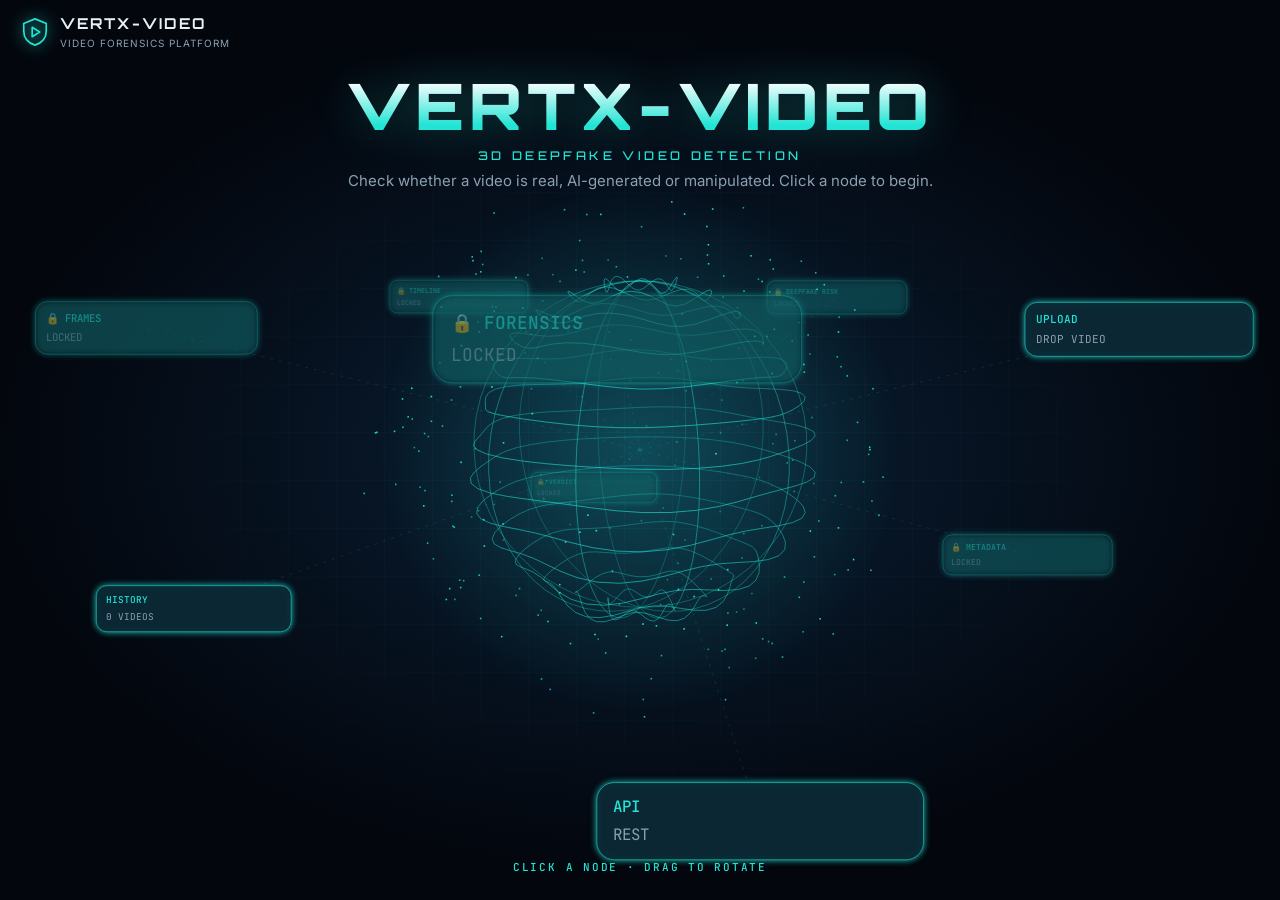
<file: FRONTEND/videoguard.html>
<!DOCTYPE html>
<html lang="en">
<head>
<meta charset="utf-8">
<meta name="viewport" content="width=device-width, initial-scale=1, viewport-fit=cover">
<title>VERTX-VIDEO – 3D Video Authenticity Detector</title>
<link href="https://fonts.googleapis.com/css2?family=Orbitron:wght@500;700;900&family=Inter:wght@400;500;600&family=JetBrains+Mono:wght@400;500&display=swap" rel="stylesheet">
<style>
:root{color-scheme:dark;--bg:#03060d;--panel:rgba(10,20,38,.86);--line:rgba(70,200,230,.22);--cyan:#22e4d4;--blue:#2fb8ff;--amber:#ffa633;--red:#ff4d5e;--txt:#e6f1f7;--mut:#8aa0b2;--st:#22e4d4;box-sizing:border-box;padding-top:env(safe-area-inset-top,0px);padding-bottom:env(safe-area-inset-bottom,0px)}
@media (prefers-color-scheme:dark){:root{--bg:#03060d;--txt:#e6f1f7}}
*{box-sizing:border-box;margin:0;padding:0}
html,body{height:100%;overflow:hidden}
body{background:radial-gradient(1000px 650px at 50% 50%,#0a2036,transparent 65%),var(--bg);color:var(--txt);font:14px Inter,system-ui,sans-serif}
body::before{content:"";position:fixed;inset:0;pointer-events:none;background-image:linear-gradient(rgba(60,180,210,.05) 1px,transparent 1px),linear-gradient(90deg,rgba(60,180,210,.05) 1px,transparent 1px);background-size:48px 48px;mask-image:radial-gradient(ellipse at 50% 50%,#000 10%,transparent 70%)}
#c{position:fixed;inset:0;width:100%;height:100%;cursor:grab;touch-action:none}#c.h{cursor:pointer}
.brand{position:fixed;top:calc(14px + env(safe-area-inset-top,0px));left:20px;display:flex;gap:10px;align-items:center;z-index:5;pointer-events:none}
.brand svg{width:30px;height:30px;filter:drop-shadow(0 0 8px var(--cyan))}
.brand b{font:700 15px Orbitron;letter-spacing:.14em;display:block}.brand small{font-size:10px;color:var(--mut);letter-spacing:.1em}
.hero{position:fixed;top:calc(74px + env(safe-area-inset-top,0px));left:0;right:0;text-align:center;pointer-events:none;transition:.5s;padding:0 16px}
.hero h1{font:900 clamp(28px,5vw,64px) Orbitron;letter-spacing:.08em;line-height:1;background:linear-gradient(180deg,#fff 10%,var(--st) 80%);-webkit-background-clip:text;background-clip:text;color:transparent;filter:drop-shadow(0 0 22px rgba(34,228,212,.3))}
.hero h4{font:500 clamp(10px,1.2vw,12px) Orbitron;letter-spacing:.3em;color:var(--st);margin:10px 0 8px}
.hero p{color:var(--mut);font-size:clamp(12px,1.3vw,15px)}
.po .hero,.po .tag{opacity:0}
.tag{position:fixed;bottom:calc(26px + env(safe-area-inset-bottom,0px));left:0;right:0;text-align:center;font:500 11px 'JetBrains Mono';letter-spacing:.16em;color:var(--st);pointer-events:none;transition:.4s}
#panel{position:fixed;top:calc(70px + env(safe-area-inset-top,0px));right:16px;bottom:16px;width:min(580px,calc(100% - 32px));z-index:12;display:flex;flex-direction:column;border:1px solid var(--line);border-radius:22px;background:var(--panel);backdrop-filter:blur(22px);box-shadow:0 20px 70px rgba(0,0,0,.55);transform:translateX(30px);opacity:0;filter:blur(8px);pointer-events:none;transition:.4s cubic-bezier(.2,.8,.2,1)}
#panel.on{transform:none;opacity:1;filter:none;pointer-events:auto}
.ph{display:flex;justify-content:space-between;align-items:center;padding:16px 20px;border-bottom:1px solid var(--line)}
.ph h2{font:700 14px Orbitron;letter-spacing:.14em;color:var(--st)}
.x{background:none;border:1px solid var(--line);color:var(--txt);width:32px;height:32px;border-radius:10px;font-size:18px;cursor:pointer}
.pb{padding:20px;overflow:auto;flex:1}
@media(max-width:760px){#panel{top:auto;left:8px;right:8px;bottom:8px;width:auto;height:62%;transform:translateY(40px)}}
.btn{font:600 13px Inter;color:#02121a;background:linear-gradient(135deg,var(--cyan),var(--blue));border:0;border-radius:12px;padding:11px 18px;cursor:pointer}
.btn.g{background:rgba(34,228,212,.07);color:var(--cyan);border:1px solid rgba(34,228,212,.4)}.btn.sm{padding:7px 11px;font-size:12px;border-radius:9px}
.btn:focus-visible,.x:focus-visible,.drop:focus-visible,.th:focus-visible{outline:2px solid var(--cyan);outline-offset:2px}
.drop{border:1.5px dashed rgba(34,228,212,.45);border-radius:18px;padding:34px 16px;text-align:center;cursor:pointer;background:rgba(34,228,212,.04);transition:.2s}
.drop.ov{background:rgba(34,228,212,.14)}.drop h5{font:600 15px Inter;margin:8px 0 4px}.drop small{color:var(--mut)}
.row{display:flex;gap:8px;flex-wrap:wrap;margin-top:12px;align-items:center}
.hint{color:var(--mut);font-size:12px;margin-top:14px;line-height:1.5}
.mono{font-family:'JetBrains Mono',monospace}
.prog{display:none;margin-top:16px}.prog.on{display:block}
.pbar{height:6px;border-radius:9px;background:rgba(255,255,255,.08);margin:8px 0;overflow:hidden}.pbar i{display:block;height:100%;width:0;background:linear-gradient(90deg,var(--cyan),var(--blue));transition:width .3s}
.gauge{position:relative;width:220px;height:220px;margin:6px auto 10px}.gauge svg{width:100%;height:100%;transform:rotate(-90deg)}
.gauge .mid{position:absolute;inset:0;display:grid;place-content:center;text-align:center}
.gauge small{font:500 10px Orbitron;letter-spacing:.16em;color:var(--mut)}.gauge b{font:700 56px Orbitron;line-height:1.1}
.pill{width:max-content;margin:0 auto 18px;padding:7px 18px;border-radius:99px;border:1px solid currentColor;font:700 12px Orbitron;letter-spacing:.14em}
.meta{display:grid;grid-template-columns:1fr 1fr;gap:8px}
.meta div,.card{background:rgba(255,255,255,.04);border:1px solid var(--line);border-radius:14px;padding:12px 14px}
.meta small,.card small{display:block;color:var(--mut);font-size:11px;margin-bottom:3px}
.card{margin-bottom:10px;line-height:1.5}
.bar{margin-bottom:14px}.bar span{display:flex;justify-content:space-between;font-size:12px;margin-bottom:5px}
.bar i{display:block;height:7px;border-radius:9px;background:rgba(255,255,255,.08);overflow:hidden}.bar i u{display:block;height:100%;width:0;border-radius:9px;transition:width .9s cubic-bezier(.2,.8,.2,1)}
canvas.tl{width:100%;height:230px;display:block;border:1px solid var(--line);border-radius:14px;background:rgba(2,8,16,.6)}
video{width:100%;border-radius:14px;border:1px solid var(--line);margin-bottom:12px;background:#000}
.fg{display:grid;grid-template-columns:repeat(3,1fr);gap:8px}
.th{position:relative;border:2px solid transparent;border-radius:10px;overflow:hidden;cursor:pointer;background:#000;padding:0}
.th.fl{border-color:var(--amber)}.th canvas{width:100%;display:block}.th span{position:absolute;left:5px;bottom:4px;font:500 10px 'JetBrains Mono';background:rgba(0,0,0,.65);padding:1px 5px;border-radius:5px}
.vt{font:900 24px Orbitron;margin:4px 0 12px;line-height:1.2}
pre{background:rgba(2,8,16,.8);border:1px solid var(--line);border-radius:12px;padding:12px;font:12px/1.5 'JetBrains Mono';overflow:auto;margin-bottom:12px;white-space:pre-wrap}
table{width:100%;border-collapse:collapse;font-size:12px}th,td{text-align:left;padding:9px 6px;border-bottom:1px solid var(--line)}th{color:var(--mut);font-weight:500}
ul.tips{list-style:none}ul.tips li{padding:11px 0;border-bottom:1px solid var(--line);line-height:1.5}
.toast{position:fixed;left:50%;top:calc(20px + env(safe-area-inset-top,0px));transform:translate(-50%,-20px);opacity:0;background:var(--panel);border:1px solid var(--line);padding:10px 16px;border-radius:12px;z-index:30;transition:.3s;pointer-events:none;font-size:13px}.toast.on{opacity:1;transform:translate(-50%,0)}
.sr{position:absolute;left:-9999px}.sr button:focus{position:fixed;left:50%;bottom:60px;transform:translateX(-50%);z-index:40;padding:10px 16px}
@media(prefers-reduced-motion:reduce){*{transition:none!important}}
</style>
</head>
<body>
<canvas id="c" aria-label="Interactive 3D video authenticity scanner. Click a node on the model to open it."></canvas>
<div class="brand"><svg viewBox="0 0 32 32" fill="none" stroke="#22e4d4" stroke-width="1.8" stroke-linecap="round" stroke-linejoin="round"><path d="M16 2 4 7v8c0 8 5.5 13 12 15 6.5-2 12-7 12-15V7z"/><path d="m13 11 8 5-8 5z"/></svg><div><b>VERTX-VIDEO</b><small>VIDEO FORENSICS PLATFORM</small></div></div>
<div class="hero"><h1>VERTX-VIDEO</h1><h4>3D DEEPFAKE VIDEO DETECTION</h4><p>Check whether a video is real, AI-generated or manipulated. Click a node to begin.</p></div>
<div class="tag" id="tag"></div>
<nav class="sr" id="sr" aria-label="Model nodes"></nav>
<aside id="panel" aria-live="polite"><div class="ph"><h2 id="pt">PANEL</h2><button class="x" id="px" aria-label="Close panel">×</button></div><div class="pb" id="pb"></div></aside>
<div class="toast" id="toast"></div>
<script>
const $=s=>document.querySelector(s),clamp=(v,a,b)=>Math.max(a,Math.min(b,v)),esc=s=>String(s).replace(/[&<>"]/g,c=>({'&':'&amp;','<':'&lt;','>':'&gt;','"':'&quot;'}[c]));
const mem={};const store={get(k,d){try{const v=localStorage.getItem(k);return v?JSON.parse(v):d}catch(e){return mem[k]||d}},set(k,v){try{localStorage.setItem(k,JSON.stringify(v))}catch(e){mem[k]=v}}};
const COL={idle:'#22e4d4',scan:'#2fb8ff',safe:'#22e4d4',warn:'#ffa633',fake:'#ff4d5e'};
const TAG={idle:'CLICK A NODE · DRAG TO ROTATE',scan:'SCANNING VIDEO FRAMES…',safe:'SCENE STATE · LIKELY AUTHENTIC',warn:'SCENE STATE · UNCERTAIN',fake:'SCENE STATE · MANIPULATION SIGNS'};
let state='idle',cur=null,openId=null,sel=-1,hover=-1,busy=false;
function setState(s){state=s;document.documentElement.style.setProperty('--st',COL[s]);$('#tag').textContent=TAG[s]}
function toast(m){const t=$('#toast');t.textContent=m;t.classList.add('on');clearTimeout(toast.t);toast.t=setTimeout(()=>t.classList.remove('on'),2800)}
const lerp=(v,a,b)=>clamp((v-a)/(b-a)*100,0,100),fmt=s=>{s=Math.max(0,s);return String(Math.floor(s/60)).padStart(2,'0')+':'+String(Math.floor(s%60)).padStart(2,'0')};
const stat=a=>{const m=a.reduce((p,c)=>p+c,0)/a.length,v=Math.sqrt(a.reduce((p,c)=>p+(c-m)**2,0)/a.length);return[m,v,m?v/m:0]};

/* ---------- real in-browser video forensics ---------- */
function fm(c,prev){const w=c.width,h=c.height,d=c.getContext('2d',{willReadFrequently:true}).getImageData(0,0,w,h).data,N=w*h,g=new Float32Array(N);let br=0,sat=0;
  for(let i=0;i<N;i++){const r=d[i*4],gg=d[i*4+1],b=d[i*4+2];g[i]=.299*r+.587*gg+.114*b;br+=g[i];const mx=Math.max(r,gg,b);sat+=mx?(mx-Math.min(r,gg,b))/mx:0}
  let sq=0,sr=0,gs=0,n=0;for(let y=1;y<h-1;y++)for(let x=1;x<w-1;x++){const i=y*w+x,r=g[i]-(g[i-1]+g[i+1]+g[i-w]+g[i+w])/4;sr+=r;sq+=r*r;gs+=Math.abs(g[i+1]-g[i-1])+Math.abs(g[i+w]-g[i-w]);n++}
  let df=0;if(prev){for(let i=0;i<N;i+=2)df+=Math.abs(g[i]-prev[i]);df/=N/2}
  return{noise:Math.sqrt(Math.max(0,sq/n-(sr/n)**2)),sharp:gs/n,bright:br/N,sat:sat/N,diff:df,g}}
function analyzeFrames(fr,o){
  const M=[];let prev=null;for(const f of fr){const m=fm(f.c,prev);prev=m.g;delete m.g;m.t=f.t;M.push(m)}
  const N=M.length,nm=stat(M.map(m=>m.noise)),sh=stat(M.map(m=>m.sharp)),bm=stat(M.map(m=>m.bright)),sat=stat(M.map(m=>m.sat))[0];
  const db=M.map((m,i)=>i?Math.abs(m.bright-M[i-1].bright)/Math.max(1,bm[0]):0),jump=Math.max(...db),dbs=stat(db);
  const kw=['c2pa','jumbf','runway','kling','synthesia','heygen','openai','midjourney','stable video','deepfacelab','faceswap','generated by','ai generated'].filter(k=>o.head.toLowerCase().includes(k)),
  cam=/(com\.apple\.quicktime|android|samsung|canon|sony|gopro|dji|nikon|panasonic)/i.test(o.head),enc=(o.head.match(/(Lavf|Lavc|HandBrake|Adobe|Premiere|DaVinci|FFmpeg)/i)||[])[0]||'',
  sub={noise:lerp(nm[0],.8,4.5),nvar:lerp(nm[2],.04,.3),sharp:100-lerp(sh[2],.08,.4),light:100-lerp(jump,.04,.25),color:100-lerp(sat,.35,.75),meta:kw.length?3:cam?92:enc?52:o.demo?42:40};
  const auth=sub.noise*.22+sub.nvar*.12+sub.sharp*.18+sub.light*.16+sub.color*.06+sub.meta*.26;let risk=Math.round(clamp(100-auth,3,97));if(kw.length)risk=Math.max(risk,92);
  const z=M.map((m,i)=>N<5?0:Math.max(sh[1]?Math.abs(m.sharp-sh[0])/sh[1]:0,dbs[1]?(db[i]-dbs[0])/dbs[1]:0,nm[1]?Math.abs(m.noise-nm[0])/nm[1]:0));
  M.forEach((m,i)=>{m.a=clamp(Math.round(auth-z[i]*11),4,98);m.fl=z[i]>1.9});
  const lv=risk>=65?'fake':risk>=40?'warn':'safe';
  return{...o,fr:M,thumbs:fr.map(f=>f.th),risk,lv,sub,kw,cam,enc,flagged:M.filter(m=>m.fl).length,nm:nm[0],conf:clamp(Math.round(60+Math.abs(risk-50)*.8),60,97),id:'VG-'+Math.random().toString(16).slice(2,8).toUpperCase()}}
function mk(c,w){const t=document.createElement('canvas');t.width=w;t.height=Math.round(c.height*w/c.width);t.getContext('2d').drawImage(c,0,0,t.width,t.height);return t}
function demoFrames(kind){const out=[],N=16;for(let i=0;i<N;i++){const c=document.createElement('canvas');c.width=320;c.height=180;const x=c.getContext('2d'),ai=kind==='ai',g=x.createLinearGradient(0,0,0,180);
  g.addColorStop(0,ai?'#7a3cff':'#6fa8dc');g.addColorStop(.6,ai?'#ff7ad9':'#d9c9a3');g.addColorStop(1,ai?'#2af5d0':'#4a6b3a');x.fillStyle=g;x.fillRect(0,0,320,180);
  for(let k=0;k<5;k++){x.fillStyle=ai?`hsla(${k*50+260},95%,60%,.55)`:`hsl(${90+k*6},${30+k*3}%,${22+k*4}%)`;x.beginPath();x.moveTo(0,180);for(let p=0;p<=320;p+=8)x.lineTo(p,100+k*16+Math.sin((p+i*14)/40+k*2)*14);x.lineTo(320,180);x.fill()}
  x.fillStyle='#fff';x.beginPath();x.arc(40+i*16,40+Math.sin(i/2)*12,14,0,6.3);x.fill();
  if(ai&&(i===5||i===6||i===11)){x.globalAlpha=.55;x.fillStyle=i===11?'#fff':'#000';x.fillRect(0,0,320,180);x.globalAlpha=1}
  if(!ai){const id=x.getImageData(0,0,320,180),a=id.data,bj=(Math.random()-.5)*5;for(let p=0;p<a.length;p+=4){const n=(Math.random()+Math.random()+Math.random()-1.5)*20+bj;a[p]+=n;a[p+1]+=n;a[p+2]+=n}x.putImageData(id,0,0)}
  out.push({c,t:i*.5,th:mk(c,160)})}return out}
const hist=()=>store.get('vg_hist',[]);

/* ---------- nodes ---------- */
const lockF=()=>!cur;
const NODES=[
{id:'upload',label:'UPLOAD',sub:()=>'DROP VIDEO',lock:()=>false},
{id:'score',label:'DEEPFAKE RISK',sub:()=>cur?cur.risk+' / 100':'LOCKED',lock:lockF},
{id:'timeline',label:'TIMELINE',sub:()=>cur?'AUTHENTICITY':'LOCKED',lock:lockF},
{id:'frames',label:'FRAMES',sub:()=>cur?cur.flagged+' FLAGGED':'LOCKED',lock:lockF},
{id:'forensics',label:'FORENSICS',sub:()=>cur?'6 SIGNALS':'LOCKED',lock:lockF},
{id:'meta',label:'METADATA',sub:()=>cur?(cur.kw.length?'AI TAG FOUND':cur.cam?'CAMERA TAG':'NO CAMERA TAG'):'LOCKED',lock:lockF},
{id:'verdict',label:'VERDICT',sub:()=>cur?(cur.lv==='fake'?'HIGH':cur.lv==='warn'?'MEDIUM':'LOW')+' RISK':'LOCKED',lock:lockF},
{id:'history',label:'HISTORY',sub:()=>hist().length+' VIDEOS',lock:()=>false},
{id:'api',label:'API',sub:()=>'REST',lock:()=>false}];
NODES.forEach((n,i)=>{const ring=i<5?0:1,k=ring?i-5:i,cnt=ring?4:5;n.a=k/cnt*6.2832+(ring?.5:0)+.3;n.y=ring?.82:-.82});
$('#sr').innerHTML=NODES.map((n,i)=>`<button data-i="${i}">${n.label}</button>`).join('');
document.querySelectorAll('#sr button').forEach(b=>{b.onfocus=()=>hover=+b.dataset.i;b.onblur=()=>hover=-1;b.onclick=()=>clickNode(+b.dataset.i)});

/* ---------- 3D canvas ---------- */
const C=$('#c'),X=C.getContext('2d');let W,H,R,yaw=.6,pitch=.2,vy=0,drag=false,moved=0,lx=0,ly=0,cx=0,cy=0,lvl=0,scanT=0,hits=[],time=0;
function fit(){const d=Math.min(devicePixelRatio||1,2);W=innerWidth;H=innerHeight;C.width=W*d;C.height=H*d;X.setTransform(d,0,0,d,0,0);R=Math.min(W*.13,H*.19);if(!cx){cx=W/2;cy=H/2}}
addEventListener('resize',fit);fit();
function proj(x,y,z){const c=Math.cos(yaw),s=Math.sin(yaw),x1=x*c+z*s,z1=-x*s+z*c,cp=Math.cos(pitch),sp=Math.sin(pitch),y1=y*cp-z1*sp,z2=y*sp+z1*cp,k=5.5/(5.5+z2);return[cx+x1*R*k,cy+y1*R*k,z2,k]}
const sparks=Array.from({length:260},()=>{const z=1-2*Math.random(),a=Math.random()*6.2832,q=Math.sqrt(1-z*z);return{x:q*Math.cos(a),y:z,z:q*Math.sin(a),o:1.1+Math.random()*.5}});
const hexA=(h,a)=>h+Math.round(clamp(a,0,1)*255).toString(16).padStart(2,'0');
function frame(t){time=t/1000;const mob=W<760,open=!!openId;
  cx+=((open&&!mob?W*.3:W/2)-cx)*.08;cy+=((open&&mob?H*.2:H*.5)-cy)*.08;
  if(!drag){if(sel>=0){const tg=NODES[sel].a+Math.PI/2,d=((tg-yaw)%6.2832+9.4248)%6.2832-3.1416;yaw+=d*.08;pitch+=(.12-pitch)*.06}else{yaw+=.0024+vy;vy*=.95}}
  lvl+=((state==='scan'?.9:state==='fake'?.5:.15)-lvl)*.05;if(state==='scan')scanT+=.02;
  const col=COL[state];X.clearRect(0,0,W,H);
  const g=X.createRadialGradient(cx,cy,0,cx,cy,R*1.6);g.addColorStop(0,hexA(col,.22));g.addColorStop(1,hexA(col,0));X.fillStyle=g;X.beginPath();X.arc(cx,cy,R*1.6,0,6.2832);X.fill();
  const tl=cur?cur.thumbs:scanTh;if(tl&&tl.length){const th=tl[Math.floor(time*4)%tl.length],q=Math.max(th.width,th.height),sw=th.width/q*2*R*.62,sh=th.height/q*2*R*.62;X.save();X.beginPath();X.arc(cx,cy,R*.62,0,6.2832);X.clip();X.globalAlpha=.5;X.drawImage(th,cx-sw/2,cy-sh/2,sw,sh);X.restore()}
  const items=NODES.map((n,i)=>({n,i,p:proj(Math.cos(n.a)*2.6,n.y+Math.sin(time*.8+n.a*3)*.05,Math.sin(n.a)*2.6)}));
  X.lineWidth=1;X.setLineDash([3,6]);items.forEach(it=>{X.strokeStyle=hexA(col,sel===it.i||hover===it.i?.5:.13);X.beginPath();X.moveTo(cx,cy);X.lineTo(it.p[0],it.p[1]);X.stroke()});X.setLineDash([]);
  const far=items.filter(i=>i.p[2]>0).sort((a,b)=>b.p[2]-a.p[2]),near=items.filter(i=>i.p[2]<=0).sort((a,b)=>b.p[2]-a.p[2]);hits=[];
  far.forEach(drawNode);
  const jit=state==='fake'&&Math.random()<.12?.07:0;
  for(let i=1;i<=14;i++){const lat=(i/15-.5)*Math.PI,r0=Math.cos(lat),y0=Math.sin(lat),glow=state==='scan'?Math.exp(-Math.pow(((scanT%1.5)/1.5)*2-1-y0,2)*40):0;let pv=null;
    for(let s=0;s<=48;s++){const a=s/48*6.2832,rad=1+.04*Math.sin(a*5+time*3+lat*4)+lvl*.09*Math.sin(a*3-time*4)+(jit?(Math.random()-.5)*jit:0),p=proj(r0*Math.cos(a)*rad,y0*rad,r0*Math.sin(a)*rad);
      if(pv){X.strokeStyle=hexA(col,clamp(.45-p[2]*.18+glow*.6,.05,.95));X.lineWidth=1+glow*1.5;X.beginPath();X.moveTo(pv[0],pv[1]);X.lineTo(p[0],p[1]);X.stroke()}pv=p}}
  for(let m=0;m<10;m++){const a=m/10*6.2832;let pv=null;for(let i=0;i<=30;i++){const lat=(i/30-.5)*Math.PI,r0=Math.cos(lat),p=proj(r0*Math.cos(a),Math.sin(lat),r0*Math.sin(a));if(pv){X.strokeStyle=hexA(col,clamp(.32-p[2]*.15,.04,.6));X.lineWidth=1;X.beginPath();X.moveTo(pv[0],pv[1]);X.lineTo(p[0],p[1]);X.stroke()}pv=p}}
  for(const s of sparks){const w=1+lvl*.25,p=proj(s.x*s.o*w,s.y*s.o*w,s.z*s.o*w);X.fillStyle=hexA(col,clamp(.7-p[2]*.25,.1,1));X.fillRect(p[0],p[1],1.6,1.6)}
  near.forEach(drawNode);requestAnimationFrame(frame)}
function drawNode(it){const{n,i,p}=it,k=p[3],w=Math.max(112,R*1.12)*k,h=44*k,x=p[0]-w/2,y=p[1]-h/2,on=sel===i||hover===i,lk=n.lock(),col=COL[state],al=(lk?.45:1)*clamp(1-p[2]*.1,.35,1)*(sel>=0&&sel!==i?.5:1);
  X.globalAlpha=al;X.fillStyle='rgba(8,18,34,.88)';X.strokeStyle=hexA(col,on?1:.5);X.lineWidth=on?2:1;X.shadowColor=col;X.shadowBlur=on?18:6;X.beginPath();X.roundRect(x,y,w,h,10*k);X.fill();X.stroke();X.shadowBlur=0;
  X.fillStyle=col;X.font=`500 ${9*k}px 'JetBrains Mono',monospace`;X.textAlign='left';X.fillText((lk?'🔒 ':'')+n.label,x+9*k,y+17*k);
  X.fillStyle='#8aa0b2';X.font=`400 ${9*k}px 'JetBrains Mono',monospace`;X.fillText(n.sub(),x+9*k,y+33*k);X.globalAlpha=1;hits.push({i,x,y,w,h,z:p[2]})}
const hitAt=(x,y)=>{let b=-1,bz=1e9;for(const h of hits)if(x>=h.x&&x<=h.x+h.w&&y>=h.y&&y<=h.y+h.h&&h.z<bz){bz=h.z;b=h.i}return b};
C.addEventListener('pointerdown',e=>{drag=true;moved=0;lx=e.clientX;ly=e.clientY;C.setPointerCapture(e.pointerId)});
C.addEventListener('pointermove',e=>{if(drag){const dx=e.clientX-lx,dy=e.clientY-ly;moved+=Math.abs(dx)+Math.abs(dy);if(moved>8){if(sel>=0)sel=-1;yaw+=dx*.0035;pitch=clamp(pitch+dy*.0035,-1,1);vy=dx*.0004}lx=e.clientX;ly=e.clientY}else{hover=hitAt(e.clientX,e.clientY);C.classList.toggle('h',hover>=0)}});
C.addEventListener('pointerup',e=>{drag=false;if(moved<8){const i=hitAt(e.clientX,e.clientY);if(i>=0)clickNode(i);else if(openId)closePanel()}});
C.addEventListener('pointerleave',()=>{hover=-1;C.classList.remove('h')});
function clickNode(i){const n=NODES[i];if(n.lock()){toast('Upload a video first to unlock this node');openPanel('upload');return}openPanel(n.id)}
addEventListener('keydown',e=>{if(e.key==='Escape')closePanel()});$('#px').onclick=closePanel;

/* ---------- panels ---------- */
function openPanel(id){openId=id;sel=NODES.findIndex(n=>n.id===id);document.body.classList.add('po');$('#pt').textContent=NODES[sel].label;$('#pb').innerHTML=V[id]();W_[id]&&W_[id]();$('#panel').classList.add('on');$('#pb').scrollTop=0}
function closePanel(){openId=null;sel=-1;document.body.classList.remove('po');$('#panel').classList.remove('on')}
function count(el,n,d=900){const t0=performance.now();(function f(t){const k=clamp((t-t0)/d,0,1);el.textContent=Math.round(n*(1-Math.pow(1-k,3)));if(k<1)requestAnimationFrame(f)})(t0)}
const VR={fake:['LIKELY AI-GENERATED OR MANIPULATED','HIGH',['Do not treat this video as proof of a real event.','Find the original source and the first upload date.','Check news sources and fact-checkers for the same clip.','Ask the sender how and where it was recorded.']],warn:['UNCERTAIN','MEDIUM',['Signals are mixed, so verify the source before sharing.','Try the original, higher-quality file if one exists.','Look for the same clip from other accounts.']],safe:['LIKELY AUTHENTIC','LOW',['No strong signs of AI generation were found.','Stay alert: no detector is perfect, and careful edits can pass.']]};
const NAMES={noise:'Natural sensor noise',nvar:'Noise variation over time',sharp:'Sharpness stability',light:'Lighting stability',color:'Colour naturalness',meta:'Metadata trust'};
const barC=v=>v>=60?'#22e4d4':v>=35?'#ffa633':'#ff4d5e';
const V={
upload:()=>`<div class="drop" id="drop" tabindex="0" role="button" aria-label="Choose a video"><svg width="34" height="34" viewBox="0 0 24 24" fill="none" stroke="#22e4d4" stroke-width="2" stroke-linecap="round" stroke-linejoin="round"><path d="M12 16V4M6 10l6-6 6 6M4 20h16"/></svg><h5>Drop a video here</h5><small>or click to browse · MP4, WEBM, MOV · up to 200 MB</small></div><input type="file" id="file" accept="video/*" hidden>
<div class="row"><small style="color:var(--mut)">No video handy? Try a generated sample:</small><button class="btn g sm" data-d="real">Natural-style</button><button class="btn g sm" data-d="ai">Glitchy-style</button></div>
<div class="prog" id="prog"><div class="mono" style="display:flex;justify-content:space-between;font-size:12px"><span id="pl">Starting…</span><span id="pp">0%</span></div><div class="pbar"><i id="pi"></i></div></div>
<p class="hint">Analysis runs in your browser. VERTX-VIDEO samples frames across the clip and measures sensor noise, sharpness, lighting stability and metadata. Your video is never uploaded. Scoring is a heuristic demo and can be wrong, so treat it as a hint, not proof.</p>`,
score:()=>{const c=COL[cur.lv],ci=552.9;return`<div class="gauge"><svg viewBox="0 0 200 200"><circle cx="100" cy="100" r="88" fill="none" stroke="rgba(255,255,255,.08)" stroke-width="12"/><circle id="rv" cx="100" cy="100" r="88" fill="none" stroke="${c}" stroke-width="12" stroke-linecap="round" stroke-dasharray="${ci}" stroke-dashoffset="${ci}" style="transition:stroke-dashoffset 1.2s cubic-bezier(.2,.8,.2,1);filter:drop-shadow(0 0 8px ${c})"/></svg><div class="mid"><small>DEEPFAKE RISK</small><b id="sn">0</b><small>/ 100</small></div></div><div class="pill" style="color:${c}">${VR[cur.lv][1]} RISK</div>
<div class="meta"><div><small>Analysis ID</small><b class="mono">${cur.id}</b></div><div><small>Duration</small><b class="mono">${fmt(cur.dur)}</b></div><div><small>File</small><b class="mono">${esc(cur.name.slice(0,20))}</b></div><div><small>Confidence</small><b class="mono">${cur.conf}%</b></div></div>`},
timeline:()=>`<small style="color:var(--mut);display:block;margin-bottom:8px">Authenticity over time (100 = looks natural)</small><canvas class="tl" id="tc"></canvas><div class="meta" style="margin-top:12px"><div><small>Frames sampled</small><b class="mono">${cur.fr.length}</b></div><div><small>Suspicious moments</small><b class="mono" style="color:${cur.flagged?'var(--amber)':'var(--cyan)'}">${cur.flagged}</b></div></div><p class="hint">Amber bands mark moments where sharpness, brightness or noise jumps away from the rest of the clip.</p>`,
frames:()=>`${cur.url?`<video id="pv" src="${cur.url}" controls muted playsinline></video>`:''}<div class="fg" id="fg"></div><p class="hint">Amber frames are flagged. ${cur.url?'Tap a frame to jump to that moment.':'Samples have no playable video.'}</p>`,
forensics:()=>Object.entries(cur.sub).map(([k,v])=>`<div class="bar"><span><b>${NAMES[k]}</b><em class="mono">${Math.round(v)}%</em></span><i><u data-w="${Math.round(v)}" style="background:${barC(v)}"></u></i></div>`).join('')+'<p class="hint">Bars show how natural each signal looks. Low values push the risk score up.</p>',
meta:()=>`<div class="card"><small>AI generator tags</small>${cur.kw.length?`<b style="color:var(--red)">Found: ${esc(cur.kw.join(', '))}</b>`:'None found'}</div><div class="card"><small>Camera or device tag</small>${cur.cam?'<b style="color:var(--cyan)">Found</b>':'<b style="color:var(--amber)">Not found</b>'}</div><div class="card"><small>Encoder / editor</small>${cur.enc?esc(cur.enc):'Not detected'}</div><div class="card"><small>Resolution and length</small>${cur.w0}×${cur.h0} · ${fmt(cur.dur)}${cur.dur<=10&&!cur.cam?' (short clip, typical of AI tools)':''}</div><p class="hint">Missing metadata is common after social media uploads, so it is a weak signal on its own.</p>`,
verdict:()=>{const v=VR[cur.lv],c=COL[cur.lv];return`<small style="color:var(--mut)">RESULT</small><div class="vt" style="color:${c}">${v[0]}</div><div class="meta"><div><small>Confidence</small><b class="mono">${cur.conf}%</b></div><div><small>Risk level</small><b class="mono" style="color:${c}">${v[1]}</b></div></div><h5 style="margin:18px 0 6px">What to do</h5><ul class="tips">${v[2].map(t=>`<li>${t}</li>`).join('')}</ul><div class="row"><button class="btn" id="again">Analyze another video</button><button class="btn g" id="cp">Copy report</button></div>`},
history:()=>{const h=hist();return h.length?`<table><thead><tr><th>Video</th><th>Risk</th><th>Result</th></tr></thead><tbody>${h.map(r=>`<tr><td>${esc(r.n)}</td><td class="mono">${r.risk}</td><td style="color:${COL[r.lv]}">${VR[r.lv][1]}</td></tr>`).join('')}</tbody></table><div class="row"><button class="btn g sm" id="ch">Clear history</button></div>`:'<p class="hint">No videos analyzed yet. Open UPLOAD to start.</p>'},
api:()=>`<pre>curl -X POST https://api.videoguard.example/v1/analyze \\
  -H "Authorization: Bearer $VERTX_VIDEO_KEY" \\
  -F "video=@clip.mp4"</pre><pre>{
  "analysis_id": "VG-5D90C2",
  "deepfake_risk": 81,
  "verdict": "LIKELY_MANIPULATED",
  "confidence": 0.9,
  "flagged_seconds": [2.5, 5.5]
}</pre><p class="hint">Illustrative endpoint. Connect your own model backend to enable it.</p>`};
function drawTL(p){const t=$('#tc');if(!t)return;const r=t.getBoundingClientRect(),d=Math.min(devicePixelRatio||1,2);t.width=r.width*d;t.height=r.height*d;const c=t.getContext('2d');c.setTransform(d,0,0,d,0,0);
  const w=r.width,h=r.height,L=34,B=22,T=10,pw=w-L-10,ph=h-B-T,F=cur.fr,N=F.length,dur=cur.dur||1,px=i=>L+(N>1?i/(N-1):0)*pw,py=v=>T+ph*(1-v/100);
  c.font="10px 'JetBrains Mono',monospace";c.fillStyle='#8aa0b2';c.strokeStyle='rgba(70,200,230,.15)';c.textAlign='right';
  [0,25,50,75,100].forEach(v=>{c.beginPath();c.moveTo(L,py(v));c.lineTo(L+pw,py(v));c.stroke();c.fillText(v,L-6,py(v)+3)});c.textAlign='center';[0,.5,1].forEach(f=>c.fillText(fmt(dur*f),L+pw*f,h-6));
  F.forEach((m,i)=>{if(m.fl){c.fillStyle='rgba(255,166,51,.28)';const bw=pw/Math.max(1,N-1);c.fillRect(px(i)-bw/2,T,bw,ph);c.fillStyle='#ffa633';c.fillText('▲',px(i),T+9)}});
  const n=p*(N-1);c.strokeStyle='#22e4d4';c.lineWidth=2;c.shadowColor='#22e4d4';c.shadowBlur=8;c.beginPath();
  for(let i=0;i<=Math.floor(n);i++)i?c.lineTo(px(i),py(F[i].a)):c.moveTo(px(i),py(F[i].a));
  const k=Math.floor(n);if(k<N-1){const f=n-k;c.lineTo(px(k)+(px(k+1)-px(k))*f,py(F[k].a+(F[k+1].a-F[k].a)*f))}c.stroke();c.shadowBlur=0}
const W_={
upload(){const dr=$('#drop'),f=$('#file');dr.onclick=()=>f.click();dr.onkeydown=e=>{if(e.key==='Enter'||e.key===' '){e.preventDefault();f.click()}};f.onchange=()=>f.files[0]&&fromFile(f.files[0]);
  dr.ondragover=e=>{e.preventDefault();dr.classList.add('ov')};dr.ondragleave=()=>dr.classList.remove('ov');dr.ondrop=e=>{e.preventDefault();dr.classList.remove('ov');e.dataTransfer.files[0]&&fromFile(e.dataTransfer.files[0])};
  document.querySelectorAll('[data-d]').forEach(b=>b.onclick=()=>run(async set=>{const fr=demoFrames(b.dataset.d);set(1);return analyzeFrames(fr,{name:'sample-'+b.dataset.d+'.mp4',size:0,w0:1280,h0:720,dur:8,head:'',demo:true,url:''})}))},
score(){setTimeout(()=>{$('#rv').style.strokeDashoffset=552.9*(1-cur.risk/100)},60);count($('#sn'),cur.risk,1200)},
timeline(){const t0=performance.now();(function f(t){const p=clamp((t-t0)/1200,0,1);drawTL(1-Math.pow(1-p,3));if(p<1&&openId==='timeline')requestAnimationFrame(f)})(t0)},
frames(){const g=$('#fg'),v=$('#pv');cur.fr.forEach((m,i)=>{const b=document.createElement('button');b.className='th'+(m.fl?' fl':'');b.setAttribute('aria-label','Frame at '+fmt(m.t));const c=document.createElement('canvas');c.width=cur.thumbs[i].width;c.height=cur.thumbs[i].height;c.getContext('2d').drawImage(cur.thumbs[i],0,0);b.appendChild(c);const s=document.createElement('span');s.textContent=m.t.toFixed(1)+'s';b.appendChild(s);
  b.onclick=()=>{if(v){v.currentTime=m.t;v.scrollIntoView({block:'nearest',behavior:'smooth'})}else toast('Sample clips have no playable video')};g.appendChild(b)})},
forensics(){setTimeout(()=>document.querySelectorAll('[data-w]').forEach(u=>u.style.width=u.dataset.w+'%'),60)},
verdict(){$('#again').onclick=()=>openPanel('upload');$('#cp').onclick=()=>{const r=`VERTX-VIDEO ${cur.id}: ${VR[cur.lv][0]}, risk ${cur.risk}/100, confidence ${cur.conf}%`;try{navigator.clipboard.writeText(r).then(()=>toast('Report copied'),()=>toast(r))}catch(e){toast(r)}}},
history(){const b=$('#ch');if(b)b.onclick=()=>{store.set('vg_hist',[]);openPanel('history')}}};
let scanTh=null;
async function fromFile(f){if(!f.type.startsWith('video/')){toast('Please choose a video file');return}if(f.size>200*1048576){toast('That file is over 200 MB');return}
  const url=URL.createObjectURL(f),v=document.createElement('video');v.muted=true;v.playsInline=true;v.preload='auto';v.src=url;
  try{await new Promise((res,rej)=>{v.onloadeddata=res;v.onerror=()=>rej();setTimeout(()=>rej(),12000)})}catch(e){toast('This video format could not be read here. Try MP4 or WEBM.');return}
  if(!isFinite(v.duration)||v.duration<.5){toast('Could not read the video length. Try another file.');return}
  const buf=await f.slice(0,262144).arrayBuffer(),tail=await f.slice(Math.max(0,f.size-131072)).arrayBuffer(),head=new TextDecoder('latin1').decode(buf)+new TextDecoder('latin1').decode(tail);
  run(async set=>{const dur=v.duration,N=clamp(Math.ceil(dur*2),8,24),sc=Math.min(1,320/v.videoWidth),w=Math.round(v.videoWidth*sc),h=Math.round(v.videoHeight*sc),fr=[];
    for(let i=0;i<N;i++){const t=(i+.5)/N*dur;await new Promise(res=>{const d=()=>{v.removeEventListener('seeked',d);res()};v.addEventListener('seeked',d);setTimeout(d,3500);v.currentTime=t});
      const c=document.createElement('canvas');c.width=w;c.height=h;c.getContext('2d').drawImage(v,0,0,w,h);fr.push({c,t,th:mk(c,160)});set((i+1)/N);scanTh=fr.map(x=>x.th)}
    return analyzeFrames(fr,{name:f.name,size:f.size,w0:v.videoWidth,h0:v.videoHeight,dur,head,url})})}
async function run(job){if(busy)return;busy=true;setState('scan');scanTh=null;if(openId!=='upload')openPanel('upload');const pr=$('#prog');pr.classList.add('on');
  const set=p=>{const pc=Math.round(p*95);const l=$('#pl'),pp=$('#pp'),pi=$('#pi');if(!l)return;l.textContent=p<1?'Sampling frames…':'Measuring signals…';pp.textContent=pc+'%';pi.style.width=pc+'%'};set(.05);
  try{const[r]=await Promise.all([job(set),new Promise(r=>setTimeout(r,1800))]);cur=r;setState(r.lv);const h=hist();h.unshift({n:r.name.slice(0,22),risk:r.risk,lv:r.lv});store.set('vg_hist',h.slice(0,10));openPanel('score')}
  catch(e){setState(cur?cur.lv:'idle');toast('Analysis failed. Try another video.')}busy=false}
setState('idle');requestAnimationFrame(frame);
</script>
</body>
</html>
</file>
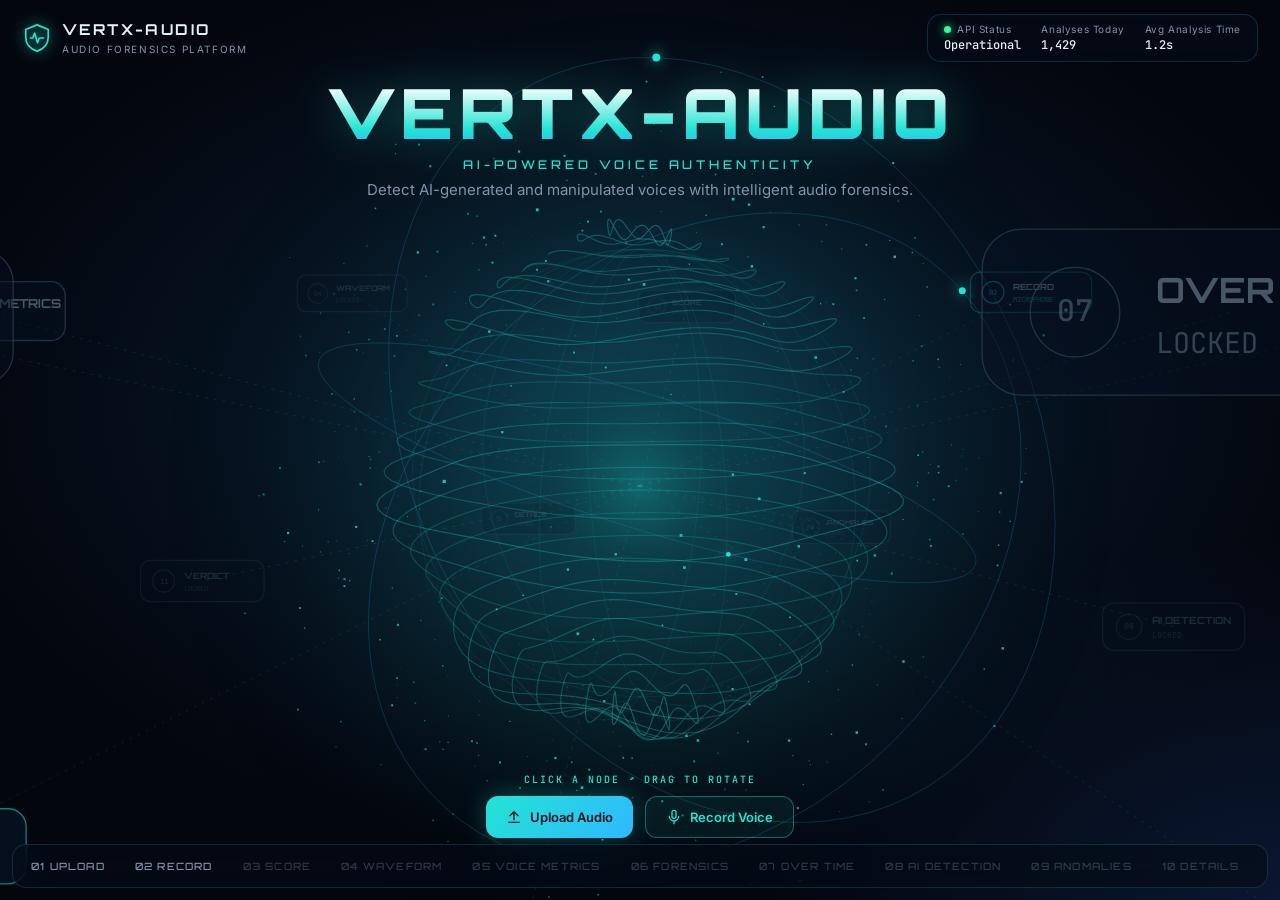
<file: FRONTEND/VOXGUARD___AI-Powered_Voice_Authenticity.html>
<!DOCTYPE html>
<html lang="en">
<head>
<meta charset="utf-8">
<meta name="viewport" content="width=device-width, initial-scale=1">
<title>VERTX-AUDIO — AI-Powered Voice Authenticity</title>
<link rel="preconnect" href="https://fonts.googleapis.com">
<link href="https://fonts.googleapis.com/css2?family=Orbitron:wght@500;700;900&family=Inter:wght@300;400;500;600&family=JetBrains+Mono:wght@400;500&display=swap" rel="stylesheet">
<style>
:root{--bg:#03060d;--panel:rgba(10,20,38,.78);--line:rgba(70,200,230,.18);--cyan:#22e4d4;--cyan2:#2fb8ff;--orange:#ffa633;--red:#ff4d5e;--txt:#e6f1f7;--mut:#7f95a8;--state:#22e4d4}
*{box-sizing:border-box;margin:0;padding:0}
html,body{height:100%;overflow:hidden}
body{background:radial-gradient(1100px 700px at 50% 45%,#0a2036 0%,transparent 65%),radial-gradient(900px 600px at 100% 100%,#0a1730 0%,transparent 60%),var(--bg);color:var(--txt);font-family:Inter,system-ui,sans-serif;font-size:14px}
body::before{content:"";position:fixed;inset:0;pointer-events:none;opacity:.55;background-image:linear-gradient(rgba(60,180,210,.045) 1px,transparent 1px),linear-gradient(90deg,rgba(60,180,210,.045) 1px,transparent 1px);background-size:48px 48px;mask-image:radial-gradient(ellipse at 50% 50%,#000 15%,transparent 72%)}
#stage{position:fixed;inset:0;width:100%;height:100%;display:block;cursor:grab;touch-action:none}
#stage.hov{cursor:pointer}#stage:active{cursor:grabbing}
.mono{font-family:'JetBrains Mono',monospace}.orbf{font-family:Orbitron,Inter,sans-serif}
/* header */
header.top{position:fixed;top:0;left:0;right:0;z-index:10;display:flex;align-items:center;justify-content:space-between;gap:12px;padding:14px 22px;pointer-events:none}
header.top>*{pointer-events:auto}
.brand{display:flex;align-items:center;gap:10px}
.brand svg{width:30px;height:30px;filter:drop-shadow(0 0 8px var(--cyan))}
.brand b{font-family:Orbitron;letter-spacing:.16em;font-size:15px;display:block}
.brand small{font-size:10px;color:var(--mut);letter-spacing:.16em}
.stats{display:flex;gap:20px;padding:8px 16px;border:1px solid var(--line);border-radius:14px;background:rgba(5,12,24,.6);backdrop-filter:blur(12px)}
.stat{font-size:10px;color:var(--mut);letter-spacing:.06em}
.stat b{display:block;color:var(--txt);font:500 12px 'JetBrains Mono';margin-top:2px;letter-spacing:0}
.dot{display:inline-block;width:7px;height:7px;border-radius:50%;background:#2dff9a;box-shadow:0 0 10px #2dff9a;margin-right:6px;animation:pulse 2s infinite}
@keyframes pulse{50%{opacity:.4}}
/* hero overlay */
.hero-ui{position:fixed;top:78px;left:0;right:0;text-align:center;z-index:5;pointer-events:none;transition:opacity .5s,transform .5s}
.hero-ui h1{font-family:Orbitron;font-weight:900;font-size:clamp(34px,5.4vw,70px);letter-spacing:.08em;line-height:1;background:linear-gradient(180deg,#fff 10%,var(--cyan) 75%,var(--cyan2));-webkit-background-clip:text;background-clip:text;color:transparent;filter:drop-shadow(0 0 22px rgba(34,228,212,.35))}
.hero-ui h4{font:500 clamp(10px,1.2vw,12px) Orbitron;letter-spacing:.32em;color:var(--cyan);margin:10px 0 8px}
.hero-ui p{color:var(--mut);font-size:clamp(12px,1.3vw,15px);padding:0 16px}
body.panel-open .hero-ui{opacity:0;transform:translateY(-14px)}
.btm{position:fixed;left:0;right:0;bottom:62px;z-index:6;display:flex;gap:12px;justify-content:center;pointer-events:none;transition:opacity .4s}
.btm>*{pointer-events:auto}
body.panel-open .btm{opacity:0;pointer-events:none}
body.panel-open .btm>*{pointer-events:none}
.tagline{position:fixed;left:0;right:0;bottom:114px;text-align:center;font:500 10px 'JetBrains Mono';letter-spacing:.2em;color:var(--state);z-index:5;pointer-events:none;transition:color .5s,opacity .4s}
body.panel-open .tagline{opacity:0}
.btn{font:600 13px Inter;color:#02121a;background:linear-gradient(135deg,var(--cyan),var(--cyan2));border:0;border-radius:12px;padding:12px 20px;cursor:pointer;display:inline-flex;gap:8px;align-items:center;transition:.2s;box-shadow:0 0 24px rgba(34,228,212,.3)}
.btn:hover{transform:translateY(-1px);box-shadow:0 0 34px rgba(34,228,212,.5)}
.btn.ghost{background:rgba(34,228,212,.06);color:var(--cyan);border:1px solid rgba(34,228,212,.4);box-shadow:none}
.btn.ghost:hover{background:rgba(34,228,212,.14)}
.btn.sm{padding:8px 12px;font-size:12px;border-radius:10px}
.btn.rec{background:linear-gradient(135deg,#ff5d6c,#ff8a4d);box-shadow:0 0 24px rgba(255,77,94,.35);color:#1a0307}
/* dock */
.dock{position:fixed;left:12px;right:12px;bottom:12px;z-index:7;display:flex;gap:6px;overflow-x:auto;padding:6px;border:1px solid var(--line);border-radius:14px;background:rgba(5,12,24,.62);backdrop-filter:blur(12px);scrollbar-width:none;transition:right .4s}
.dock::-webkit-scrollbar{display:none}
.dock button{flex:none;font:500 10px Orbitron;letter-spacing:.12em;color:var(--mut);background:transparent;border:1px solid transparent;border-radius:9px;padding:8px 11px;cursor:pointer;transition:.2s;white-space:nowrap}
.dock button:hover:not(.lock){color:var(--txt);background:rgba(34,228,212,.08)}
.dock button.on{color:var(--cyan);border-color:var(--line);background:rgba(34,228,212,.12)}
.dock button.lock{opacity:.35}
/* mini player */
.mini{position:fixed;left:50%;bottom:66px;transform:translate(-50%,20px);opacity:0;pointer-events:none;z-index:8;display:flex;align-items:center;gap:12px;padding:8px 14px 8px 8px;border:1px solid var(--line);border-radius:99px;background:rgba(5,12,24,.72);backdrop-filter:blur(12px);transition:.4s}
body.has-result .mini{opacity:1;pointer-events:auto;transform:translate(-50%,0)}
body.panel-open .mini{opacity:0;pointer-events:none}
.mini .pbtn{width:36px;height:36px}
.mini .t{font:500 12px 'JetBrains Mono';min-width:96px}
/* panel */
#panel{position:fixed;top:72px;right:16px;bottom:16px;width:min(640px,calc(100% - 32px));z-index:12;display:flex;flex-direction:column;border:1px solid var(--line);border-radius:22px;background:var(--panel);backdrop-filter:blur(22px) saturate(1.2);box-shadow:0 20px 70px rgba(0,0,0,.55),0 0 0 1px rgba(255,255,255,.03) inset,0 0 60px color-mix(in srgb,var(--state) 10%,transparent);transform:translateX(40px) scale(.97);opacity:0;pointer-events:none;transition:transform .5s cubic-bezier(.2,.8,.2,1),opacity .35s}
#panel.on{transform:none;opacity:1;pointer-events:auto}
.ph{display:flex;align-items:center;justify-content:space-between;padding:16px 20px;border-bottom:1px solid var(--line)}
.ph h2{font:700 13px Orbitron;letter-spacing:.2em;display:flex;align-items:center;gap:10px}
.ph h2::before{content:"";width:8px;height:8px;border-radius:2px;background:var(--state);box-shadow:0 0 10px var(--state)}
.x{width:34px;height:34px;border-radius:10px;border:1px solid var(--line);background:rgba(255,255,255,.04);color:var(--txt);cursor:pointer;font-size:18px;line-height:1}
.x:hover{background:rgba(255,77,94,.15);border-color:var(--red)}
.pb{flex:1;overflow-y:auto;padding:20px;scrollbar-width:thin;scrollbar-color:rgba(34,228,212,.3) transparent}
.pp{display:none}.pp.on{display:block;animation:fade .4s ease}
@keyframes fade{from{opacity:0;transform:translateY(8px)}to{opacity:1}}
.card{background:rgba(255,255,255,.03);border:1px solid var(--line);border-radius:16px;padding:16px}
.grid{display:grid;gap:12px}.g2{grid-template-columns:repeat(2,1fr)}
.hint{font-size:11px;color:var(--mut);line-height:1.5}
/* upload */
.drop{border:1.5px dashed rgba(34,228,212,.4);border-radius:16px;padding:34px 18px;text-align:center;transition:.25s;background:radial-gradient(circle at 50% 0%,rgba(34,228,212,.09),transparent 70%);cursor:pointer}
.drop.over{border-color:var(--cyan);background:rgba(34,228,212,.12)}
.drop .ic{width:60px;height:60px;margin:0 auto 12px;border-radius:50%;display:grid;place-items:center;border:1px solid var(--line);background:rgba(34,228,212,.08);box-shadow:0 0 30px rgba(34,228,212,.2)}
.drop .ic svg{width:26px;height:26px;stroke:var(--cyan);fill:none;stroke-width:1.6;stroke-linecap:round;stroke-linejoin:round}
.drop h5{font:600 17px Inter;margin-bottom:6px}
.drop small{color:var(--mut);display:block;margin:6px 0 14px}
.fmts{display:flex;gap:6px;justify-content:center;margin-bottom:16px;flex-wrap:wrap}
.fmts span{font:500 10px 'JetBrains Mono';padding:4px 9px;border:1px solid var(--line);border-radius:6px;color:var(--cyan)}
.demo-row{display:flex;gap:8px;flex-wrap:wrap;justify-content:center;margin-top:14px;align-items:center;color:var(--mut);font-size:12px}
.progress{display:none;margin-top:16px}.progress.on{display:block}
.prog-bar{height:6px;border-radius:9px;background:rgba(255,255,255,.07);overflow:hidden;margin:12px 0}
.prog-bar i{display:block;height:100%;width:0;background:linear-gradient(90deg,var(--cyan),var(--cyan2));box-shadow:0 0 14px var(--cyan);transition:width .25s}
.steps{display:flex;gap:8px;flex-wrap:wrap}
.steps span{font:400 11px 'JetBrains Mono';padding:5px 10px;border-radius:8px;border:1px solid var(--line);color:var(--mut);transition:.3s}
.steps span.done{color:var(--cyan);border-color:rgba(34,228,212,.4)}.steps span.cur{color:#02121a;background:var(--cyan);border-color:var(--cyan)}
.meter{height:90px;border:1px solid var(--line);border-radius:12px;background:rgba(0,0,0,.25);overflow:hidden;margin-bottom:14px}
.meter canvas{width:100%;height:100%;display:block}
.rec-time{font:500 34px 'JetBrains Mono';text-align:center;letter-spacing:.08em;margin-bottom:14px}
/* score */
.score-card{display:flex;flex-direction:column;align-items:center;text-align:center}
.ring{position:relative;width:250px;height:250px;margin:0 0 12px}
.ring svg{width:100%;height:100%;transform:rotate(-90deg)}
.ring .trk{stroke:rgba(255,255,255,.07)}
.ring .val{stroke:var(--state);filter:drop-shadow(0 0 10px var(--state));transition:stroke-dashoffset 1.6s cubic-bezier(.2,.8,.2,1),stroke .6s}
.ring .mid{position:absolute;inset:0;display:flex;flex-direction:column;align-items:center;justify-content:center}
.ring .mid small{font:500 10px Orbitron;letter-spacing:.22em;color:var(--mut)}
.ring .mid b{font:700 62px Orbitron;line-height:1.1}
.ring .mid em{font:normal 400 13px 'JetBrains Mono';color:var(--mut)}
.status-pill{font:600 13px Orbitron;letter-spacing:.2em;padding:9px 20px;border-radius:99px;color:var(--state);border:1px solid var(--state);background:color-mix(in srgb,var(--state) 12%,transparent);box-shadow:0 0 22px color-mix(in srgb,var(--state) 30%,transparent)}
.meta{display:grid;grid-template-columns:repeat(2,1fr);gap:10px;width:100%;margin-top:20px;text-align:left}
.meta div{padding:10px 12px;border:1px solid var(--line);border-radius:12px;background:rgba(0,0,0,.2);min-width:0}
.meta small{display:block;font-size:10px;letter-spacing:.12em;color:var(--mut);text-transform:uppercase;margin-bottom:3px}
.meta b{font:500 12px 'JetBrains Mono';word-break:break-all}
/* waveform */
#wave{width:100%;height:190px;display:block;border-radius:12px;cursor:pointer;background:rgba(0,0,0,.28);border:1px solid var(--line)}
.player{display:flex;gap:14px;align-items:center;margin-top:14px;flex-wrap:wrap}
.pbtn{width:46px;height:46px;border-radius:50%;border:0;cursor:pointer;background:linear-gradient(135deg,var(--cyan),var(--cyan2));display:grid;place-items:center;box-shadow:0 0 24px rgba(34,228,212,.4);flex:none}
.pbtn svg{width:18px;height:18px;fill:#02121a}
.time{font:500 13px 'JetBrains Mono';min-width:110px}.time span{color:var(--mut)}
input[type=range]{-webkit-appearance:none;appearance:none;height:4px;border-radius:9px;background:rgba(255,255,255,.12);outline:none;cursor:pointer}
input[type=range]::-webkit-slider-thumb{-webkit-appearance:none;width:14px;height:14px;border-radius:50%;background:var(--cyan);box-shadow:0 0 10px var(--cyan)}
input[type=range]::-moz-range-thumb{width:14px;height:14px;border:0;border-radius:50%;background:var(--cyan)}
#seek,#mseek{flex:1;min-width:120px}
.ctl{display:flex;align-items:center;gap:8px;font-size:11px;color:var(--mut)}
.ctl svg{width:16px;height:16px;stroke:var(--mut);fill:none;stroke-width:1.8}
select{background:rgba(0,0,0,.3);color:var(--txt);border:1px solid var(--line);border-radius:8px;padding:6px 8px;font:12px 'JetBrains Mono'}
/* metrics, charts */
.metric small{font:500 10px Orbitron;letter-spacing:.14em;color:var(--mut);display:block;margin-bottom:10px}
.metric b{font:700 30px Orbitron;display:block;margin-bottom:10px}
.bar{height:5px;border-radius:9px;background:rgba(255,255,255,.07);overflow:hidden}
.bar i{display:block;height:100%;width:0;border-radius:9px;transition:width 1.2s cubic-bezier(.2,.8,.2,1)}
.good{color:var(--cyan)}.warn{color:var(--orange)}.bad{color:var(--red)}
.bg-good{background:var(--cyan);box-shadow:0 0 10px var(--cyan)}.bg-warn{background:var(--orange);box-shadow:0 0 10px var(--orange)}.bg-bad{background:var(--red);box-shadow:0 0 10px var(--red)}
.fx h6{font:500 11px Inter;color:var(--mut);letter-spacing:.08em;text-transform:uppercase;margin-bottom:8px;display:flex;justify-content:space-between;gap:8px}
.fx h6 em{font:normal 500 11px 'JetBrains Mono';color:var(--cyan);text-transform:none;white-space:nowrap}
.fx canvas{width:100%;height:92px;display:block}
#timeChart{width:100%;height:300px;display:block}
.seg-chips{display:flex;gap:8px;flex-wrap:wrap;margin-top:12px}
.chip{font:400 11px 'JetBrains Mono';padding:6px 10px;border-radius:8px;border:1px solid var(--line);color:var(--mut)}
.chip.s-ok{color:var(--cyan)}.chip.s-warn{color:var(--orange);border-color:rgba(255,166,51,.4)}.chip.s-bad{color:var(--red);border-color:rgba(255,77,94,.45);background:rgba(255,77,94,.07)}
.prob{margin:16px 0}.prob .l{display:flex;justify-content:space-between;font-size:13px;margin-bottom:7px}
.prob .l b{font:600 14px 'JetBrains Mono'}.prob .bar{height:10px}
.expl{margin-top:20px;padding:14px;border-left:2px solid var(--state);background:rgba(255,255,255,.03);border-radius:0 12px 12px 0;color:#b9cad8;line-height:1.6;font-size:13px}
.atl{position:relative;height:42px;border:1px solid var(--line);border-radius:10px;background:rgba(0,0,0,.25);margin-bottom:16px}
.atl i{position:absolute;top:50%;width:14px;height:14px;transform:translate(-50%,-50%) rotate(45deg);border-radius:3px;cursor:pointer}
.alist{display:flex;flex-direction:column;gap:10px}
.anom{display:grid;grid-template-columns:auto 1fr auto;gap:12px;align-items:center;padding:12px 14px;border:1px solid var(--line);border-radius:12px;background:rgba(0,0,0,.2)}
.anom .ts{font:500 12px 'JetBrains Mono';color:var(--cyan2)}.anom p{font-size:13px}
.anom p small{display:block;color:var(--mut);margin-top:2px;font-size:11px;line-height:1.4}
.sev{font:600 10px Orbitron;letter-spacing:.12em;padding:5px 9px;border-radius:7px}
.sev.Low{color:var(--cyan);background:rgba(34,228,212,.1)}.sev.Medium{color:var(--orange);background:rgba(255,166,51,.12)}.sev.High{color:#ff7a45;background:rgba(255,122,69,.14)}.sev.Critical{color:var(--red);background:rgba(255,77,94,.14)}
details{border:1px solid var(--line);border-radius:14px;background:rgba(255,255,255,.03);margin-bottom:10px;overflow:hidden}
summary{cursor:pointer;list-style:none;padding:15px 18px;font:500 12px Orbitron;letter-spacing:.14em;display:flex;justify-content:space-between;align-items:center}
summary::-webkit-details-marker{display:none}
summary::after{content:"+";color:var(--cyan);font:400 20px 'JetBrains Mono';transition:.3s}
details[open] summary::after{transform:rotate(45deg)}
details .body{padding:0 18px 14px}
.kv{display:flex;justify-content:space-between;gap:12px;padding:9px 0;border-top:1px solid rgba(255,255,255,.05);font-size:13px;color:var(--mut)}
.kv b{font:500 12px 'JetBrains Mono';color:var(--txt);text-align:right}
.verdict{text-align:center;padding:36px 16px;border:1px solid var(--state);border-radius:18px;background:radial-gradient(500px 220px at 50% 0%,color-mix(in srgb,var(--state) 18%,transparent),transparent 70%);box-shadow:0 0 50px color-mix(in srgb,var(--state) 16%,transparent)}
.verdict small{font:500 11px Orbitron;letter-spacing:.3em;color:var(--mut)}
.verdict h2{font:900 clamp(24px,4vw,38px) Orbitron;letter-spacing:.1em;color:var(--state);margin:14px 0;text-shadow:0 0 30px var(--state)}
.vrow{display:flex;gap:44px;justify-content:center;margin:18px 0}
.vrow small{display:block;letter-spacing:.2em;margin-bottom:6px}.vrow b{font:700 26px Orbitron}
.verdict p{color:var(--mut);margin-bottom:22px;font-size:13px}
.verdict .btns{display:flex;gap:10px;justify-content:center;flex-wrap:wrap}
table{width:100%;border-collapse:collapse;font-size:12.5px}
th{font:500 9px Orbitron;letter-spacing:.12em;color:var(--mut);text-align:left;padding:10px 8px;border-bottom:1px solid var(--line);text-transform:uppercase}
td{padding:12px 8px;border-bottom:1px solid rgba(255,255,255,.05)}
.tag{font:600 11px 'JetBrains Mono';padding:4px 9px;border-radius:99px;display:inline-block;white-space:nowrap}
.tag.Real{color:var(--cyan);background:rgba(34,228,212,.1)}.tag.Suspicious{color:var(--orange);background:rgba(255,166,51,.12)}.tag.AI{color:var(--red);background:rgba(255,77,94,.12)}
.tw{overflow-x:auto}
pre{background:rgba(0,0,0,.4);border:1px solid var(--line);border-radius:12px;padding:14px;overflow:auto;font:12px/1.6 'JetBrains Mono';color:#bfe9f2;margin-bottom:12px}
.set-row{display:flex;justify-content:space-between;align-items:center;gap:12px;padding:14px 0;border-bottom:1px solid rgba(255,255,255,.05)}
.set-row small{color:var(--mut);display:block;margin-top:3px}
.sw{width:44px;height:24px;border-radius:99px;background:rgba(255,255,255,.12);position:relative;cursor:pointer;border:0;transition:.25s;flex:none}
.sw::after{content:"";position:absolute;left:3px;top:3px;width:18px;height:18px;border-radius:50%;background:#fff;transition:.25s}
.sw.on{background:var(--cyan)}.sw.on::after{left:23px}
.toast{position:fixed;top:78px;left:50%;transform:translate(-50%,-20px);opacity:0;background:#0b1a2c;border:1px solid var(--cyan);color:var(--txt);padding:12px 20px;border-radius:12px;z-index:99;transition:.3s;font-size:13px;box-shadow:0 0 30px rgba(34,228,212,.25);pointer-events:none;max-width:90vw}
.toast.on{transform:translate(-50%,0);opacity:1}
.tip{position:fixed;pointer-events:none;background:#08121f;border:1px solid var(--line);padding:8px 10px;border-radius:8px;font:11px 'JetBrains Mono';z-index:50;display:none}
@media(max-width:900px){
  header.top{padding:10px 14px}.stats .hide-m{display:none}.stats{padding:6px 12px}
  #panel{top:auto;left:8px;right:8px;bottom:8px;width:auto;height:66vh;border-radius:20px;transform:translateY(60px)}
  #panel.on{transform:none}
  body.panel-open .dock{opacity:0;pointer-events:none}
  .g2{grid-template-columns:1fr}
  .vrow{gap:24px}.hero-ui{top:62px}
}
@media(max-width:520px){.ring{width:210px;height:210px}.ring .mid b{font-size:50px}.meta{grid-template-columns:1fr}.brand small{display:none}}
@media(prefers-reduced-motion:reduce){*{animation:none!important;transition:none!important}}
</style>
</head>
<body>
<canvas id="stage" aria-label="Interactive 3D VERTX-AUDIO scene. Use the buttons at the bottom to open sections."></canvas>

<header class="top">
  <div class="brand">
    <svg viewBox="0 0 32 32" fill="none" stroke="#22e4d4" stroke-width="1.8" stroke-linecap="round" stroke-linejoin="round"><path d="M16 2 4 7v8c0 8 5.5 13 12 15 6.5-2 12-7 12-15V7z"/><path d="M9 16h2.5l2-5 3 10 2-5H23"/></svg>
    <div><b>VERTX-AUDIO</b><small>AUDIO FORENSICS PLATFORM</small></div>
  </div>
  <div class="stats">
    <div class="stat"><i class="dot"></i>API Status<b>Operational</b></div>
    <div class="stat hide-m">Analyses Today<b id="todayCount">1,429</b></div>
    <div class="stat hide-m">Avg Analysis Time<b>1.2s</b></div>
  </div>
</header>

<div class="hero-ui">
  <h1>VERTX-AUDIO</h1>
  <h4>AI-POWERED VOICE AUTHENTICITY</h4>
  <p>Detect AI-generated and manipulated voices with intelligent audio forensics.</p>
</div>
<div class="tagline" id="tagline">CLICK A NODE · DRAG TO ROTATE</div>
<div class="btm">
  <button class="btn" id="heroUpload"><svg width="16" height="16" viewBox="0 0 24 24" fill="none" stroke="currentColor" stroke-width="2" stroke-linecap="round" stroke-linejoin="round"><path d="M12 16V4M6 10l6-6 6 6M4 20h16"/></svg>Upload Audio</button>
  <button class="btn ghost" id="heroRecord"><svg width="16" height="16" viewBox="0 0 24 24" fill="none" stroke="currentColor" stroke-width="2" stroke-linecap="round" stroke-linejoin="round"><rect x="9" y="2" width="6" height="12" rx="3"/><path d="M5 11a7 7 0 0 0 14 0M12 18v4"/></svg>Record Voice</button>
</div>
<div class="mini" id="mini">
  <button class="pbtn" id="mplay" aria-label="Play/Pause"><svg viewBox="0 0 24 24" id="mplayIc"><path d="M7 4v16l13-8z"/></svg></button>
  <div class="t"><b id="mCur">00:00</b> <span style="color:var(--mut)">/ <span id="mTot">00:00</span></span></div>
  <input type="range" id="mseek" min="0" max="1000" value="0" aria-label="Timeline" style="width:150px">
</div>
<nav class="dock" id="dock" aria-label="Sections"></nav>

<aside id="panel" aria-live="polite">
  <div class="ph"><h2 id="pTitle">PANEL</h2><button class="x" id="pClose" aria-label="Close">×</button></div>
  <div class="pb" id="pBody">

    <section class="pp" id="p-upload">
      <div class="drop" id="drop">
        <div class="ic"><svg viewBox="0 0 24 24"><path d="M12 16V4M6 10l6-6 6 6M4 20h16"/></svg></div>
        <h5>Drag &amp; drop an audio file</h5>
        <small>or click to browse · Maximum file size: 50 MB</small>
        <div class="fmts"><span>WAV</span><span>MP3</span><span>M4A</span><span>FLAC</span></div>
        <button class="btn" id="pick">Upload Audio</button>
        <input type="file" id="file" accept=".wav,.mp3,.m4a,.flac,audio/*" hidden>
        <div class="demo-row">No file handy? Try a generated sample:
          <button class="btn ghost sm" data-demo="real">Natural voice</button>
          <button class="btn ghost sm" data-demo="suspicious">Partly edited</button>
          <button class="btn ghost sm" data-demo="ai">Synthetic voice</button>
        </div>
      </div>
      <div class="progress" id="progress">
        <div style="display:flex;justify-content:space-between;font:500 12px 'JetBrains Mono'"><span id="progLabel">Initializing…</span><span id="progPct">0%</span></div>
        <div class="prog-bar"><i id="progBar"></i></div>
        <div class="steps" id="steps"></div>
      </div>
      <p class="hint" style="margin-top:14px">Demo engine: acoustic features are measured in your browser; scoring is simulated until a model backend is connected.</p>
    </section>

    <section class="pp" id="p-record">
      <div class="meter"><canvas id="meter"></canvas></div>
      <div class="rec-time" id="recTime">00:00</div>
      <button class="btn rec" id="recBtn" style="width:100%;justify-content:center">● Start Recording</button>
      <p class="hint" id="recHint" style="margin-top:12px">Record up to 60 seconds. Audio stays in your browser and is never uploaded.</p>
    </section>

    <section class="pp" id="p-score">
      <div class="score-card">
        <div class="ring">
          <svg viewBox="0 0 200 200"><circle class="trk" cx="100" cy="100" r="88" fill="none" stroke-width="12"/><circle class="val" id="ringVal" cx="100" cy="100" r="88" fill="none" stroke-width="12" stroke-linecap="round" stroke-dasharray="552.9" stroke-dashoffset="552.9"/></svg>
          <div class="mid"><small>AUTHENTICITY SCORE</small><b id="scoreNum">0</b><em>/ 100</em></div>
        </div>
        <div class="status-pill" id="statusPill">—</div>
        <div class="meta" id="meta"></div>
      </div>
    </section>

    <section class="pp" id="p-wave">
      <canvas id="wave"></canvas>
      <div class="player">
        <button class="pbtn" id="play" aria-label="Play/Pause"><svg viewBox="0 0 24 24" id="playIc"><path d="M7 4v16l13-8z"/></svg></button>
        <div class="time"><b id="tCur">00:00</b> <span>/ <span id="tTot">00:00</span></span></div>
        <input type="range" id="seek" min="0" max="1000" value="0" aria-label="Timeline">
      </div>
      <div class="player" style="margin-top:10px">
        <div class="ctl"><svg viewBox="0 0 24 24"><path d="M11 5 6 9H2v6h4l5 4zM15.5 8.5a5 5 0 0 1 0 7"/></svg><input type="range" id="vol" min="0" max="1" step="0.01" value="0.8" style="width:110px" aria-label="Volume"></div>
        <div class="ctl">Speed <select id="spd"><option>0.5</option><option>0.75</option><option selected>1</option><option>1.25</option><option>1.5</option><option>2</option></select></div>
        <div class="ctl" style="margin-left:auto"><span style="color:var(--orange)">▮</span> suspicious &nbsp;<span style="color:var(--red)">▮</span> AI artifact</div>
      </div>
    </section>

    <section class="pp" id="p-metrics"><div class="grid g2" id="metrics"></div></section>
    <section class="pp" id="p-forensics"><div class="grid g2" id="forensics"></div></section>
    <section class="pp" id="p-time"><div class="card"><canvas id="timeChart"></canvas><div class="seg-chips" id="segChips"></div></div></section>
    <section class="pp" id="p-ai"><div id="probs"></div><div class="expl" id="expl"></div></section>
    <section class="pp" id="p-anom"><div class="atl" id="atl"></div><div class="alist" id="alist"></div></section>
    <section class="pp" id="p-details"><div id="details"></div></section>
    <section class="pp" id="p-verdict">
      <div class="verdict">
        <small>VOICE AUTHENTICITY RESULT</small>
        <h2 id="vTitle">—</h2>
        <div class="vrow"><div><small>CONFIDENCE</small><b id="vConf">—</b></div><div><small>RISK LEVEL</small><b id="vRisk">—</b></div></div>
        <p>Based on the analyzed acoustic, spectral, prosodic, and temporal characteristics.</p>
        <div class="btns">
          <button class="btn" id="bReport">Download Report</button>
          <button class="btn ghost" id="bAgain">Analyze Another Audio</button>
          <button class="btn ghost" id="bShare">Share Analysis</button>
        </div>
      </div>
    </section>

    <section class="pp" id="p-history">
      <div class="card tw"><table><thead><tr><th>File Name</th><th>Date</th><th>Duration</th><th>Score</th><th>Result</th><th>Risk</th><th>Report</th></tr></thead><tbody id="histBody"></tbody></table></div>
      <p class="hint" style="margin-top:10px">History is kept locally in this browser when storage is available.</p>
    </section>

    <section class="pp" id="p-api">
      <pre>curl -X POST https://api.voxguard.example/v1/analyze \
  -H "Authorization: Bearer $VERTX_AUDIO_KEY" \
  -F "audio=@interview.wav"</pre>
      <pre>{
  "analysis_id": "VG-2F9A41C7",
  "authenticity_score": 78,
  "verdict": "LIKELY_REAL",
  "confidence": 0.87,
  "probabilities": { "human": 0.82, "ai_generated": 0.14, "voice_cloned": 0.04 },
  "anomalies": [ { "t": 12.4, "severity": "Medium", "type": "synthetic_spectral_pattern" } ]
}</pre>
      <p class="hint">Illustrative endpoint — connect your own model backend to enable it.</p>
    </section>

    <section class="pp" id="p-config">
      <div class="set-row"><div>3D scene animation<small>Disable to save battery on mobile.</small></div><button class="sw on" data-set="orb" aria-label="Toggle 3D animation"></button></div>
      <div class="set-row"><div>Auto-play after analysis<small>Start playback when results are ready.</small></div><button class="sw" data-set="autoplay" aria-label="Toggle autoplay"></button></div>
      <div class="set-row"><div>Save history locally<small>Stores results in this browser only.</small></div><button class="sw on" data-set="save" aria-label="Toggle history"></button></div>
      <div class="set-row" style="border:0"><div>Clear history<small>Remove all stored analyses.</small></div><button class="btn ghost sm" id="clearHist">Clear</button></div>
    </section>
  </div>
</aside>
<audio id="audio" preload="auto"></audio>
<div class="toast" id="toast"></div>
<div class="tip" id="tip"></div>

<script>
(function(){
"use strict";
const $=s=>document.querySelector(s),$$=s=>[...document.querySelectorAll(s)];
const clamp=(v,a,b)=>Math.max(a,Math.min(b,v));
const fmtT=s=>{s=Math.max(0,s);return String(Math.floor(s/60)).padStart(2,'0')+':'+String(Math.floor(s%60)).padStart(2,'0')};
const CSS=n=>getComputedStyle(document.documentElement).getPropertyValue(n).trim();
function toast(t){const e=$('#toast');e.textContent=t;e.classList.add('on');clearTimeout(toast.t);toast.t=setTimeout(()=>e.classList.remove('on'),2800)}
function rng(seed){let s=seed>>>0||1;return()=>{s^=s<<13;s>>>=0;s^=s>>17;s^=s<<5;s>>>=0;return s/4294967296}}
function hash(str){let h=2166136261;for(let i=0;i<str.length;i++){h^=str.charCodeAt(i);h=Math.imul(h,16777619)}return h>>>0}
function esc(s){return String(s).replace(/[&<>"]/g,c=>({'&':'&amp;','<':'&lt;','>':'&gt;','"':'&quot;'}[c]))}
const store={get(k,d){try{const v=localStorage.getItem(k);return v?JSON.parse(v):d}catch(e){return d}},set(k,v){try{localStorage.setItem(k,JSON.stringify(v))}catch(e){}}};
const settings=Object.assign({orb:true,autoplay:false,save:true},store.get('vg_settings',{}));
const COLORS={idle:'#22e4d4',real:'#22e4d4',warn:'#ffa633',fake:'#ff4d5e',scan:'#2fb8ff'};
let orbState='idle';
function setState(s){orbState=s;document.documentElement.style.setProperty('--state',COLORS[s]);
  $('#tagline').textContent={idle:'CLICK A NODE · DRAG TO ROTATE',scan:'SCANNING WAVEFORM…',real:'SCENE STATE · AUTHENTIC',warn:'SCENE STATE · SUSPICIOUS',fake:'SCENE STATE · SYNTHETIC DETECTED'}[s]}
let today=1429;setInterval(()=>{if(Math.random()<.5){today++;$('#todayCount').textContent=today.toLocaleString('en-US')}},3500);

let current=null,peaks=null,curBuf=null,busy=false;
const stateClass=v=>v>=70?'good':v>=40?'warn':'bad';

/* =========================================================
   3D SCENE — orb + clickable nodes (custom canvas 3D engine)
   ========================================================= */
const C=$('#stage'),X=C.getContext('2d');
let OW=0,OH=0,yaw=.6,pitch=.22,vYaw=0,dragging=false,moved=0,px0=0,py0=0,lx=0,ly=0,t0=performance.now(),orbLevel=0,scanT=0;
let cxS=0,cyS=0,RS=100,inited=false,hover=-1,sel=-1;
function fit3d(){const d=Math.min(devicePixelRatio||1,2),w=innerWidth,h=innerHeight;OW=w;OH=h;C.width=w*d;C.height=h*d;X.setTransform(d,0,0,d,0,0)}
addEventListener('resize',()=>{fit3d();inited=false;if(openId)afterOpen(openId)});fit3d();

const NODES=[
 {id:'upload',label:'UPLOAD',sub:()=>'DROP AUDIO',lock:()=>false,ring:0},
 {id:'record',label:'RECORD',sub:()=>'MICROPHONE',lock:()=>false,ring:0},
 {id:'score',label:'SCORE',sub:()=>current?current.score+' / 100':'LOCKED',lock:()=>!current,ring:0},
 {id:'wave',label:'WAVEFORM',sub:()=>current?fmtT(current.dur)+' AUDIO':'LOCKED',lock:()=>!current,ring:0},
 {id:'metrics',label:'VOICE METRICS',sub:()=>current?'AI '+current.metrics.aiProb+'%':'LOCKED',lock:()=>!current,ring:0},
 {id:'forensics',label:'FORENSICS',sub:()=>current?'9 SIGNALS':'LOCKED',lock:()=>!current,ring:0},
 {id:'time',label:'OVER TIME',sub:()=>current?'AUTHENTICITY':'LOCKED',lock:()=>!current,ring:0},
 {id:'ai',label:'AI DETECTION',sub:()=>current?'HUMAN '+current.probs.human+'%':'LOCKED',lock:()=>!current,ring:1},
 {id:'anom',label:'ANOMALIES',sub:()=>current?current.anomalies.length+' FOUND':'LOCKED',lock:()=>!current,ring:1},
 {id:'details',label:'DETAILS',sub:()=>current?'4 GROUPS':'LOCKED',lock:()=>!current,ring:1},
 {id:'verdict',label:'VERDICT',sub:()=>current?current.risk.toUpperCase()+' RISK':'LOCKED',lock:()=>!current,ring:1},
 {id:'history',label:'HISTORY',sub:()=>allHist().length+' FILES',lock:()=>false,ring:1},
 {id:'api',label:'API',sub:()=>'REST',lock:()=>false,ring:1},
 {id:'config',label:'SETTINGS',sub:()=>'PREFS',lock:()=>false,ring:1}];
NODES.forEach((n,i)=>{const k=i%7;n.a=k/7*6.2832+(n.ring?.45:0)+.3;n.y=n.ring?.78:-.78;n.num=String(i+1).padStart(2,'0')});

const LAT=26,SEG=72,sparks=[];{const r=rng(7);for(let i=0;i<520;i++){const z=1-2*r(),a=r()*6.2832,q=Math.sqrt(1-z*z);sparks.push({x:q*Math.cos(a),y:z,z:q*Math.sin(a),s:r(),o:1.12+r()*.55})}}
function bandAt(f,k,t){if(f){return f[Math.floor(k*f.length*.55)]/255}return .5+.5*Math.sin(t*1.4+k*9)*Math.sin(t*.7+k*3.1)}
function proj(x,y,z,cy,sy,cp,sp,R,cx,cyy){const X1=x*cy+z*sy;let Z=-x*sy+z*cy;const Y=y*cp-Z*sp;Z=y*sp+Z*cp;const f=3.4/(3.4+Z*.9);return[cx+X1*R*f,cyy+Y*R*f,Z,f]}
let freqData=null,analyser=null;
const audio=$('#audio');
function targets(){
  const open=!!openId,wide=OW>=900;
  if(!open){return wide?{cx:OW/2,cy:OH*.54,R:Math.min(OW/2/2.8,OH*.27)}:{cx:OW/2,cy:OH*.52,R:Math.min(OW/2/2.7,OH*.2)}}
  if(wide){const aw=OW-664;return{cx:aw/2+8,cy:OH*.54,R:Math.min(aw/2/2.8,OH*.27)}}
  return{cx:OW/2,cy:OH*.2,R:Math.min(OW/2/2.7,OH*.075)}
}
let hits=[];
function rr(x,y,w,h,r){X.beginPath();if(X.roundRect)X.roundRect(x,y,w,h,r);else X.rect(x,y,w,h)}
function drawNode(it,col,time,back){
  const n=it.n,p=it.p,i=it.i,isSel=sel===i,isHov=hover===i&&!back,locked=n.lock();
  const ui=clamp(OW/1100,.62,1.05)*(OW<900?.92:1);
  const sc=p[3]*ui*(isHov?1.1:1)*(isSel?1.14:1),w=150*sc,h=50*sc,x=p[0]-w/2,y=p[1]-h/2;
  X.save();X.globalAlpha=(back?.4:1)*(locked?.55:1)*(sel>=0&&!isSel?.78:1);
  if(isHov||isSel){X.shadowColor=col;X.shadowBlur=26}
  rr(x,y,w,h,12*sc);X.fillStyle=isSel?col+'30':'rgba(8,18,34,.8)';X.fill();
  X.lineWidth=1.3;X.strokeStyle=locked?'#3d5062':(isHov||isSel?col:col+'88');X.stroke();X.shadowBlur=0;
  const cr=h*.27,ccx=x+h*.56,ccy=y+h/2;
  X.beginPath();X.arc(ccx,ccy,cr,0,6.2832);X.strokeStyle=locked?'#3d5062':col;X.lineWidth=1.2;X.stroke();
  X.fillStyle=locked?'#5a7084':col;X.font=`500 ${9*sc}px 'JetBrains Mono',monospace`;X.textAlign='center';X.textBaseline='middle';X.fillText(n.num,ccx,ccy+.5);
  X.textAlign='left';X.fillStyle=locked?'#7f95a8':'#e6f1f7';X.font=`700 ${10.5*sc}px Orbitron,Inter,sans-serif`;X.fillText(n.label,x+h*1.05,y+h*.38);
  X.fillStyle=locked?'#5a7084':col;X.font=`400 ${8.6*sc}px 'JetBrains Mono',monospace`;X.fillText(n.sub(),x+h*1.05,y+h*.7);
  X.restore();
  if(!back)hits.push({i,x,y,w,h,z:p[2]});
}
function frame(now){
  requestAnimationFrame(frame);
  if(!settings.orb||document.hidden)return;
  const time=(now-t0)/1000,T=targets();
  if(!inited){cxS=T.cx;cyS=T.cy;RS=T.R;inited=true}
  const e=.09;cxS+=(T.cx-cxS)*e;cyS+=(T.cy-cyS)*e;RS+=(T.R-RS)*e;
  // rotation
  if(sel>=0){const tgt=NODES[sel].a+1.5708;let d=((tgt-yaw)%6.2832+9.4248)%6.2832-3.1416;yaw+=d*.08;pitch+=(.12-pitch)*.06}
  else if(!dragging){yaw+=hover>=0?.0006:.0038}
  if(analyser&&!audio.paused)analyser.getByteFrequencyData(freqData);
  const live=analyser&&!audio.paused?freqData:null;let lvl=0;if(live){let s=0;for(let i=0;i<40;i++)s+=live[i];lvl=s/40/255}
  orbLevel+=(lvl-orbLevel)*.2;
  const col=COLORS[orbState],cx=cxS,cy=cyS,R=RS;
  const cyw=Math.cos(yaw),syw=Math.sin(yaw),cp=Math.cos(pitch),sp=Math.sin(pitch);
  X.clearRect(0,0,OW,OH);hits=[];
  const g=X.createRadialGradient(cx,cy,R*.2,cx,cy,R*2.1);g.addColorStop(0,col+'33');g.addColorStop(.5,col+'10');g.addColorStop(1,'transparent');X.fillStyle=g;X.fillRect(0,0,OW,OH);
  if(orbState==='scan')scanT+=.02;
  // node projections
  const items=NODES.map((n,i)=>{const p=proj(Math.cos(n.a)*2.6,n.y+Math.sin(time*.8+n.a*3)*.05,Math.sin(n.a)*2.6,cyw,syw,cp,sp,R,cx,cy);return{n,i,p}});
  // tether lines
  X.lineWidth=1;
  items.forEach(it=>{const a=sel===it.i||hover===it.i?.5:.12;X.strokeStyle=col+Math.round(a*255).toString(16).padStart(2,'0');X.setLineDash([3,6]);X.beginPath();X.moveTo(cx,cy);X.lineTo(it.p[0],it.p[1]);X.stroke()});X.setLineDash([]);
  const back=items.filter(it=>it.p[2]>0).sort((a,b)=>b.p[2]-a.p[2]),front=items.filter(it=>it.p[2]<=0).sort((a,b)=>b.p[2]-a.p[2]);
  back.forEach(it=>drawNode(it,col,time,true));
  // orb latitude rings
  const glitch=orbState==='fake';X.lineWidth=1.1;
  for(let i=1;i<LAT;i++){
    const k=i/LAT,lat=(k-.5)*Math.PI,y0=Math.sin(lat),r0=Math.cos(lat);
    const amp=bandAt(live,Math.abs(k-.5)*2,time)*(live?.34:.14);
    const sg=orbState==='scan'?Math.exp(-Math.pow((scanT%1.4)/1.4-k,2)*90):0;
    X.beginPath();
    for(let j=0;j<=SEG;j++){const a=j/SEG*6.2832;let nz=Math.sin(a*3+time*1.6+k*7)*Math.cos(a*2-time+k*5)*.05;if(glitch&&Math.random()<.015)nz+=(Math.random()-.5)*.35;
      const rad=1+amp*(.6+.4*Math.sin(a*5+time*3))+nz+orbLevel*.18+sg*.06;
      const q=proj(r0*Math.cos(a)*rad,y0*rad,r0*Math.sin(a)*rad,cyw,syw,cp,sp,R,cx,cy);j?X.lineTo(q[0],q[1]):X.moveTo(q[0],q[1])}
    X.strokeStyle=col+Math.round(clamp(.18+sg*.8+amp*1.2,.12,.95)*255).toString(16).padStart(2,'0');X.stroke();
  }
  X.lineWidth=.6;
  for(let m=0;m<10;m++){const a=m/10*6.2832;X.beginPath();for(let i=0;i<=40;i++){const lat=(i/40-.5)*Math.PI,r0=Math.cos(lat),w=1+orbLevel*.15;const q=proj(r0*Math.cos(a)*w,Math.sin(lat)*w,r0*Math.sin(a)*w,cyw,syw,cp,sp,R,cx,cy);i?X.lineTo(q[0],q[1]):X.moveTo(q[0],q[1])}X.strokeStyle=col+'22';X.stroke()}
  for(const s of sparks){const w=1+orbLevel*.6+bandAt(live,Math.abs(s.y),time)*(live?.25:0),rad=s.o*w+Math.sin(time*1.2+s.s*20)*.03;
    const q=proj(s.x*rad,s.y*rad,s.z*rad,cyw,syw,cp,sp,R,cx,cy);X.fillStyle=col+Math.round(clamp(.45-q[2]*.3,.08,.8)*255).toString(16).padStart(2,'0');const z=(.6+s.s*1.3)*q[3];X.fillRect(q[0],q[1],z,z)}
  for(let r=0;r<3;r++){const tilt=[.5,-.9,1.4][r],sp2=[.5,-.35,.25][r],rad=1.4+r*.14;X.beginPath();
    for(let j=0;j<=90;j++){const a=j/90*6.2832;const q=proj(Math.cos(a)*rad,Math.sin(a)*rad*Math.sin(tilt),Math.sin(a)*rad*Math.cos(tilt),cyw,syw,cp,sp,R,cx,cy);j?X.lineTo(q[0],q[1]):X.moveTo(q[0],q[1])}
    X.strokeStyle='#2fb8ff30';X.lineWidth=1;X.stroke();
    const a=time*sp2*2+r*2,q=proj(Math.cos(a)*rad,Math.sin(a)*rad*Math.sin(tilt),Math.sin(a)*rad*Math.cos(tilt),cyw,syw,cp,sp,R,cx,cy);
    X.beginPath();X.arc(q[0],q[1],3.2*q[3],0,6.2832);X.fillStyle=col;X.shadowColor=col;X.shadowBlur=14;X.fill();X.shadowBlur=0}
  const cg=X.createRadialGradient(cx,cy,0,cx,cy,R*.5);cg.addColorStop(0,col+'aa');cg.addColorStop(1,'transparent');
  X.fillStyle=cg;X.globalAlpha=.35+orbLevel*.6;X.beginPath();X.arc(cx,cy,R*.5,0,6.2832);X.fill();X.globalAlpha=1;
  front.forEach(it=>drawNode(it,col,time,false));
}
requestAnimationFrame(frame);
function hitAt(x,y){let best=-1,bz=1e9;for(const h of hits){if(x>=h.x&&x<=h.x+h.w&&y>=h.y&&y<=h.y+h.h&&h.z<bz){bz=h.z;best=h.i}}return best}
C.addEventListener('pointerdown',e=>{dragging=true;moved=0;px0=lx=e.clientX;py0=ly=e.clientY;C.setPointerCapture(e.pointerId)});
C.addEventListener('pointermove',e=>{
  if(dragging){const dx=e.clientX-lx,dy=e.clientY-ly;moved+=Math.abs(dx)+Math.abs(dy);if(sel<0||moved>8){yaw+=dx*.0035;pitch=clamp(pitch+dy*.0035,-1,1);if(moved>8&&sel>=0)sel=-1}lx=e.clientX;ly=e.clientY}
  else{hover=hitAt(e.clientX,e.clientY);C.classList.toggle('hov',hover>=0)}});
C.addEventListener('pointerup',e=>{dragging=false;
  if(moved<8){const i=hitAt(e.clientX,e.clientY);if(i>=0)clickNode(i);else if(openId)closePanel()}});
C.addEventListener('pointerleave',()=>{hover=-1;C.classList.remove('hov')});
function clickNode(i){const n=NODES[i];
  if(n.lock()){toast('Analyze an audio file first to unlock this node');sel=0;openPanel('upload');return}
  openPanel(n.id)}

/* ---------- panels ---------- */
let openId=null;const TITLES={upload:'UPLOAD AUDIO',record:'RECORD VOICE',score:'AUTHENTICITY SCORE',wave:'AUDIO WAVEFORM',metrics:'VOICE ANALYSIS',forensics:'AUDIO FORENSICS',time:'AUTHENTICITY OVER TIME',ai:'AI VOICE DETECTION',anom:'AUDIO ANOMALIES',details:'FORENSIC DETAILS',verdict:'FINAL VERDICT',history:'ANALYSIS HISTORY',api:'VERTX-AUDIO API',config:'SETTINGS'};
function buildDock(){$('#dock').innerHTML=NODES.map(n=>`<button data-id="${n.id}" class="${n.lock()?'lock':''} ${openId===n.id?'on':''}">${n.num} ${n.label}</button>`).join('');
  $$('#dock button').forEach(b=>b.onclick=()=>{const i=NODES.findIndex(n=>n.id===b.dataset.id);clickNode(i)})}
function openPanel(id){
  openId=id;sel=NODES.findIndex(n=>n.id===id);
  $$('.pp').forEach(p=>p.classList.toggle('on',p.id==='p-'+id));
  $('#pTitle').textContent=TITLES[id];$('#panel').classList.add('on');document.body.classList.add('panel-open');
  $('#pBody').scrollTop=0;buildDock();requestAnimationFrame(()=>afterOpen(id));
}
function closePanel(){openId=null;sel=-1;$('#panel').classList.remove('on');document.body.classList.remove('panel-open');buildDock()}
$('#pClose').onclick=closePanel;
addEventListener('keydown',e=>{if(e.key==='Escape'&&openId)closePanel()});
function growBars(root){$$(root+' .bar i').forEach(i=>{i.style.width='0'});setTimeout(()=>$$(root+' .bar i').forEach(i=>{i.style.width=(i.dataset.w||0)+'%'}),60)}
function afterOpen(id){
  if(id==='history')renderHistory();
  if(!current)return;
  if(id==='score'){const circ=552.9;const rv=$('#ringVal');rv.style.transition='none';rv.style.strokeDashoffset=circ;void rv.getBoundingClientRect();rv.style.transition='';rv.style.strokeDashoffset=circ*(1-current.score/100);
    const t0=performance.now();(function tick(n){const p=clamp((n-t0)/1500,0,1);$('#scoreNum').textContent=Math.round(current.score*(1-Math.pow(1-p,3)));if(p<1)requestAnimationFrame(tick)})(t0)}
  if(id==='metrics')growBars('#p-metrics');
  if(id==='ai')growBars('#p-ai');
  if(id==='wave'){sizeWave();drawWave();updateTime()}
  if(id==='forensics')renderForensics(current);
  if(id==='time')drawTime(current);
}

/* =========================================================
   AUDIO ENGINE
   ========================================================= */
let actx=null,srcNode=null;
function ensureCtx(){if(actx)return;try{actx=new (window.AudioContext||window.webkitAudioContext)();srcNode=actx.createMediaElementSource(audio);analyser=actx.createAnalyser();analyser.fftSize=512;analyser.smoothingTimeConstant=.78;freqData=new Uint8Array(analyser.frequencyBinCount);srcNode.connect(analyser);analyser.connect(actx.destination)}catch(e){actx=null;analyser=null}}
function encodeWav(f32,sr){const b=new ArrayBuffer(44+f32.length*2),v=new DataView(b);const w=(o,s)=>{for(let i=0;i<s.length;i++)v.setUint8(o+i,s.charCodeAt(i))};
  w(0,'RIFF');v.setUint32(4,36+f32.length*2,true);w(8,'WAVEfmt ');v.setUint32(16,16,true);v.setUint16(20,1,true);v.setUint16(22,1,true);v.setUint32(24,sr,true);v.setUint32(28,sr*2,true);v.setUint16(32,2,true);v.setUint16(34,16,true);w(36,'data');v.setUint32(40,f32.length*2,true);
  for(let i=0;i<f32.length;i++)v.setInt16(44+i*2,clamp(f32[i],-1,1)*32767,true);return new Blob([b],{type:'audio/wav'})}
function genDemo(kind){
  const sr=22050,dur=16,n=sr*dur,out=new Float32Array(n),r=rng(kind==='real'?11:kind==='ai'?23:37);
  const formants=[[700,110],[1220,140],[2600,200]];let phase=0,f0=125,sylEnd=0,sylF=[...formants],tgt=125,pause=false,sylLen=.3;const noiseAmt=kind==='ai'?.002:.012;let lp=0;
  for(let i=0;i<n;i++){const t=i/sr;
    if(t>=sylEnd){pause=r()<.18;sylLen=pause?.25+r()*.3:.14+r()*.22;sylEnd=t+sylLen;sylF=formants.map(([f,b])=>[f*(.8+r()*.5),b]);tgt=105+r()*55}
    const aiLike=kind==='ai'||(kind==='suspicious'&&t>7&&t<11);
    if(aiLike){f0+=(128-f0)*.0015}else{f0+=(tgt-f0)*.0009;f0+=(r()-.5)*.35}
    const vib=aiLike?0:Math.sin(t*2*Math.PI*5.2)*1.8;phase+=(f0+vib)/sr;
    const env=pause?0:Math.sqrt(Math.sin(Math.PI*clamp(1-(sylEnd-t)/sylLen,0,1)));
    let s=0;const h=Math.min(28,Math.floor(3400/f0));
    for(let k=1;k<=h;k++){const fr=k*f0;let a=0;for(const[fc,bw]of sylF)a+=Math.exp(-Math.pow((fr-fc)/bw,2));s+=Math.sin(2*Math.PI*phase*k)*a/Math.pow(k,.55)}
    if(kind==='ai'&&t%1.7<.06)s+=Math.sin(t*8000)*.25;
    lp+=((r()*2-1)-lp)*.15;
    out[i]=s*.11*env*(aiLike?1.05:(.85+.15*Math.sin(t*3.3)))+lp*noiseAmt+(kind!=='ai'?Math.sin(t*120*Math.PI*2)*.0012:0)}
  let mx=0;for(let i=0;i<n;i++)mx=Math.max(mx,Math.abs(out[i]));for(let i=0;i<n;i++)out[i]=out[i]/mx*.8;return{f32:out,sr}}
function fft(re,im){const n=re.length;for(let i=1,j=0;i<n;i++){let b=n>>1;for(;j&b;b>>=1)j^=b;j^=b;if(i<j){[re[i],re[j]]=[re[j],re[i]];[im[i],im[j]]=[im[j],im[i]]}}
  for(let len=2;len<=n;len<<=1){const a=-2*Math.PI/len,wr=Math.cos(a),wi=Math.sin(a);for(let i=0;i<n;i+=len){let cr=1,ci=0;for(let j=0;j<len/2;j++){const ur=re[i+j],ui=im[i+j],vr=re[i+j+len/2]*cr-im[i+j+len/2]*ci,vi=re[i+j+len/2]*ci+im[i+j+len/2]*cr;re[i+j]=ur+vr;im[i+j]=ui+vi;re[i+j+len/2]=ur-vr;im[i+j+len/2]=ui-vi;const t=cr*wr-ci*wi;ci=cr*wi+ci*wr;cr=t}}}}
function pitchAt(x,sr,start){if(start<0)start=0;const W=Math.min(1536,x.length-start-1);if(W<600)return 0;const lo=Math.floor(sr/400),hi=Math.floor(sr/70);let best=0,bl=0,e=0;
  for(let i=0;i<W-hi;i++)e+=x[start+i]*x[start+i];if(e/W<1e-6)return 0;
  for(let l=lo;l<=hi;l++){let c=0;for(let i=0;i<W-hi;i++)c+=x[start+i]*x[start+i+l];if(c>best){best=c;bl=l}}return best/e>.3?sr/bl:0}
function measure(f32,sr){
  const N=16,seg=Math.floor(f32.length/N),M=48,hop=Math.floor(f32.length/M),rms=[],pitchWin=[],segPitch=[],segRms=[],segJit=[];
  for(let m=0;m<M;m++){let s=0;const st=m*hop;for(let i=0;i<hop;i++)s+=f32[st+i]*f32[st+i];rms.push(Math.sqrt(s/hop));pitchWin.push(pitchAt(f32,sr,st+Math.floor(hop/2)-768))}
  for(let k=0;k<N;k++){let s=0;for(let i=0;i<seg;i++)s+=f32[k*seg+i]**2;segRms.push(Math.sqrt(s/seg));const ps=[];for(let j=0;j<3;j++)ps.push(pitchAt(f32,sr,k*seg+Math.floor(seg*(.2+.3*j))));
    const v=ps.filter(p=>p>0);segPitch.push(v.length?v.reduce((a,b)=>a+b)/v.length:0);if(v.length>1){const mu=v.reduce((a,b)=>a+b)/v.length;segJit.push(Math.sqrt(v.reduce((a,b)=>a+(b-mu)**2,0)/v.length)/mu)}else segJit.push(null)}
  const FN=1024,bins=FN/2,avg=new Float32Array(bins),wins=Math.max(1,Math.min(40,Math.floor(f32.length/FN)-1));let cent=0,flat=0,cnt=0;
  for(let w=0;w<wins;w++){const st=Math.floor(w*(f32.length-FN)/Math.max(1,wins-1)),re=new Float64Array(FN),im=new Float64Array(FN);for(let i=0;i<FN;i++)re[i]=f32[st+i]*(.5-.5*Math.cos(2*Math.PI*i/FN));fft(re,im);
    let sm=0,sw=0,lg=0,ar=0;for(let i=1;i<bins;i++){const m=Math.hypot(re[i],im[i]);avg[i]+=m;sm+=m;sw+=m*i;lg+=Math.log(m+1e-9);ar+=m}if(sm>1e-3){cent+=sw/sm*sr/FN;flat+=Math.exp(lg/bins)/(ar/bins);cnt++}}
  const SB=64,spec=[];for(let b=0;b<SB;b++){let s=0;const a=Math.floor(Math.pow(b/SB,1.8)*bins*.9)+1,z=Math.floor(Math.pow((b+1)/SB,1.8)*bins*.9)+2;for(let i=a;i<z;i++)s+=avg[i];spec.push(Math.log10(1+s/Math.max(1,z-a)/wins*50))}
  const bandE=[0,0,0,0,0,0,0,0],edges=[0,250,500,1000,2000,3000,4000,6000,sr/2];for(let i=1;i<bins;i++){const f=i*sr/FN;for(let b=0;b<8;b++)if(f>=edges[b]&&f<edges[b+1]){bandE[b]+=avg[i];break}}
  const sr2=[...rms].sort((a,b)=>a-b),jits=segJit.filter(v=>v!=null);
  return{rms,pitchWin,segPitch,segRms,segJit,spec,bandE:bandE.map(v=>Math.log10(1+v/wins*20)),centroid:cnt?cent/cnt:0,flatness:cnt?flat/cnt:0,floor:sr2[Math.floor(M*.1)],jitter:jits.length?jits.reduce((a,b)=>a+b)/jits.length:.02}}
const ANOM=[['Unnatural frequency transition','Abrupt spectral shift between adjacent frames inconsistent with vocal-tract motion.'],['Abnormal pitch stability','Fundamental frequency held unnaturally steady, lacking micro-variation.'],['Synthetic spectral pattern','Harmonic structure resembles neural-vocoder output.'],['Inconsistent background noise','Noise floor changes abruptly, suggesting splicing or synthesis.'],['Voice cloning indicators','Timbre features match known cloning-model embeddings.'],['Sudden compression artifact','Codec-like band-limiting artifact not present elsewhere in the file.']];
function analyze(buf,name,hint){
  const f32=buf.f32,sr=buf.sr,dur=f32.length/sr,seed=hash(name+f32.length),R=rng(seed),F=measure(f32,sr);
  const jitScore=clamp(F.jitter/.03,0,1),noiseScore=clamp(F.floor/.004,0,1);
  let base=hint!=null?hint+(R()*6-3):42+30*jitScore+14*noiseScore+(R()*14-4);
  if(hint==null){if(/(ai|fake|synth|clone|tts|eleven|generated|deepfake)/i.test(name))base-=38;if(/(real|human|interview|original|natural)/i.test(name))base+=8}
  const score=Math.round(clamp(base,4,97)),state=score>=70?'real':score>=40?'warn':'fake',N=16,seg=dur/N;
  const nAn=score>=70?1+Math.floor(R()*2):score>=40?3+Math.floor(R()*2):6+Math.floor(R()*2);
  const hit=new Set();let guard=0;while(hit.size<Math.min(nAn,N)&&guard++<99)hit.add(Math.floor(2+R()*(N-3)));
  if(hint!=null&&hint>40&&hint<70){hit.clear();[7,8,9,10].forEach(i=>hit.add(i))}
  const segAuth=[];for(let i=0;i<N;i++){let v=score+14+(R()*14-7);if(score<40)v=score+8+(R()*20-10);if(hit.has(i))v-=(score<40?18:26)+R()*14;segAuth.push(clamp(Math.round(v),3,99))}
  if(score>=70)for(let i=0;i<N;i++)segAuth[i]=Math.max(segAuth[i],hit.has(i)?38:66);
  const anomalies=[...hit].sort((a,b)=>a-b).map(i=>{const a=ANOM[Math.floor(R()*ANOM.length)],d=100-segAuth[i];return{t:i*seg+R()*seg*.7,sev:d>70?'Critical':d>52?'High':d>35?'Medium':'Low',title:a[0],desc:a[1],seg:i}});
  const ai=100-score;
  const metrics={realness:clamp(Math.round(score+10+R()*6-3),2,99),spectral:clamp(Math.round(score+5+R()*10-5),2,99),prosody:clamp(Math.round(score-2+R()*12-6),2,99),emotion:clamp(Math.round(score+2+R()*10-5),2,99),background:clamp(Math.round(score+8+R()*8-4),2,99),artifact:score>=70?'LOW':score>=40?'MEDIUM':'HIGH',aiProb:clamp(Math.round(ai*.82+R()*4),1,98),cloning:clamp(Math.round(ai*.5+R()*4),1,95)};
  const human=clamp(score+4,2,97),rest=100-human,cloned=Math.round(rest*(score<40?.42:.22)),aiG=rest-cloned,conf=clamp(Math.round(70+Math.abs(score-55)*.75),70,98);
  const risk=score>=70?'Low':score>=55?'Medium':score>=35?'High':'Critical',verdict=score>=70?'LIKELY AUTHENTIC':score>=40?'SUSPICIOUS':'LIKELY AI-GENERATED',loc=anomalies.length?fmtT(anomalies[0].t):null;
  const expl=score>=70?`Minor synthetic characteristics were detected${loc?' near '+loc:''} in the recording. Overall confidence indicates the audio is likely authentic.`:score>=40?`Several sections show inconsistent spectral and prosodic behaviour, with ${anomalies.length} flagged anomalies. The recording may be partially edited or manipulated; manual review is recommended.`:`Pervasive synthetic characteristics were detected: unnaturally stable pitch, regular harmonic structure and ${anomalies.length} anomalies. The voice is very likely AI-generated or cloned.`;
  return{name,dur,sr,ch:buf.ch||1,size:buf.size,score,state,segAuth,anomalies,metrics,probs:{human,ai:aiG,cloned},conf,risk,verdict,expl,F,id:'VG-'+seed.toString(16).toUpperCase().padStart(8,'0').slice(0,8),N}}

/* ---------- load → analyze ---------- */
const STEPS=['Decoding audio','Spectral features','Prosody model','Temporal consistency','Scoring'];
async function runAnalysis(buf,blob,name,hint){
  if(busy)return;busy=true;audio.pause();openPanel('upload');
  $('#progress').classList.add('on');setState('scan');
  $('#steps').innerHTML=STEPS.map(s=>`<span>${s}</span>`).join('');const st=$$('#steps span');let result=null;
  for(let i=0;i<STEPS.length;i++){st.forEach((e,k)=>{e.className=k<i?'done':k===i?'cur':''});$('#progLabel').textContent=STEPS[i]+'…';const pct=Math.round((i+1)/STEPS.length*100);$('#progBar').style.width=pct+'%';$('#progPct').textContent=pct+'%';
    await new Promise(r=>setTimeout(r,i===1?60:380));
    if(i===1){try{result=analyze(buf,name,hint)}catch(e){console.error(e);busy=false;$('#progress').classList.remove('on');setState('idle');toast('Could not analyse this audio');return}}}
  st.forEach(e=>e.className='done');await new Promise(r=>setTimeout(r,250));
  $('#progress').classList.remove('on');$('#progBar').style.width='0';
  if(audio.dataset.url)URL.revokeObjectURL(audio.dataset.url);
  const url=URL.createObjectURL(blob);audio.dataset.url=url;audio.src=url;audio.load();
  curBuf=buf;current=result;peaks=computePeaks(buf.f32);addHistory(result);showResults(result);busy=false}
function computePeaks(f32){const W=900,b=Math.floor(f32.length/W),p=[];for(let i=0;i<W;i++){let mn=1,mx=-1;const st=i*b,step=Math.max(1,Math.floor(b/40));for(let j=0;j<b;j+=step){const v=f32[st+j];if(v<mn)mn=v;if(v>mx)mx=v}p.push([mn,mx])}return p}
async function handleFile(file){
  if(!file)return;if(file.size>50*1024*1024){toast('File exceeds the 50 MB limit');return}
  ensureCtx();
  try{const ab=await file.arrayBuffer(),ac=new (window.AudioContext||window.webkitAudioContext)(),dec=await ac.decodeAudioData(ab.slice(0));ac.close&&ac.close();
    const mono=new Float32Array(dec.length);for(let c=0;c<dec.numberOfChannels;c++){const d=dec.getChannelData(c);for(let i=0;i<d.length;i++)mono[i]+=d[i]/dec.numberOfChannels}
    runAnalysis({f32:mono,sr:dec.sampleRate,ch:dec.numberOfChannels,size:file.size},file,file.name,null)}
  catch(e){console.error(e);toast('Unsupported or unreadable audio file')}}
function runDemo(kind){ensureCtx();const g=genDemo(kind),blob=encodeWav(g.f32,g.sr),names={real:'interview_natural.wav',suspicious:'voice_sample.wav',ai:'synthetic_voice.wav'},hints={real:80,suspicious:52,ai:17};
  runAnalysis({f32:g.f32,sr:g.sr,ch:1,size:blob.size},blob,names[kind],hints[kind])}
$('#pick').onclick=e=>{e.stopPropagation();$('#file').click()};
$('#file').onchange=e=>{handleFile(e.target.files[0]);e.target.value=''};
const drop=$('#drop');drop.onclick=()=>$('#file').click();
['dragenter','dragover'].forEach(ev=>drop.addEventListener(ev,e=>{e.preventDefault();drop.classList.add('over')}));
['dragleave','drop'].forEach(ev=>drop.addEventListener(ev,e=>{e.preventDefault();drop.classList.remove('over')}));
drop.addEventListener('drop',e=>handleFile(e.dataTransfer.files[0]));
$$('[data-demo]').forEach(b=>b.onclick=e=>{e.stopPropagation();runDemo(b.dataset.demo)});
$('#heroUpload').onclick=()=>{openPanel('upload');setTimeout(()=>$('#file').click(),200)};
$('#heroRecord').onclick=()=>openPanel('record');
addEventListener('dragover',e=>e.preventDefault());
addEventListener('drop',e=>{e.preventDefault();if(e.target!==drop&&!drop.contains(e.target)&&e.dataTransfer&&e.dataTransfer.files[0])handleFile(e.dataTransfer.files[0])});

/* ---------- recorder ---------- */
let mr=null,chunks=[],rstream=null,rTimer=null,rStart=0,mctx=null,mAn=null,mRaf=0;const meter=$('#meter'),mc=meter.getContext('2d');
function drawMeter(){const r=meter.getBoundingClientRect(),d=devicePixelRatio||1;if(meter.width!==Math.round(r.width*d)){meter.width=r.width*d;meter.height=r.height*d}mc.setTransform(d,0,0,d,0,0);mc.clearRect(0,0,r.width,r.height);
  if(mAn){const a=new Uint8Array(mAn.frequencyBinCount);mAn.getByteTimeDomainData(a);mc.beginPath();for(let i=0;i<a.length;i++){const x=i/a.length*r.width,y=a[i]/255*r.height;i?mc.lineTo(x,y):mc.moveTo(x,y)}mc.strokeStyle='#ff5d6c';mc.lineWidth=1.6;mc.stroke();mRaf=requestAnimationFrame(drawMeter)}}
async function startRec(){
  if(!navigator.mediaDevices||!navigator.mediaDevices.getUserMedia||typeof MediaRecorder==='undefined'){$('#recHint').textContent='Recording is not available in this view. Open the page in a regular browser tab, or upload a file instead.';return}
  try{rstream=await navigator.mediaDevices.getUserMedia({audio:true});chunks=[];mr=new MediaRecorder(rstream);mr.ondataavailable=e=>e.data.size&&chunks.push(e.data);
    mr.onstop=()=>{cleanupRec();const blob=new Blob(chunks,{type:mr.mimeType||'audio/webm'});handleFile(new File([blob],'recording_'+new Date().toISOString().slice(11,19).replace(/:/g,'')+'.webm',{type:blob.type}))};
    mr.start();rStart=Date.now();mctx=new (window.AudioContext||window.webkitAudioContext)();mAn=mctx.createAnalyser();mctx.createMediaStreamSource(rstream).connect(mAn);drawMeter();
    $('#recBtn').textContent='■ Stop & Analyze';rTimer=setInterval(()=>{const s=(Date.now()-rStart)/1000;$('#recTime').textContent=fmtT(s);if(s>=60)stopRec()},250)}
  catch(e){$('#recHint').textContent='Microphone access was blocked or is unavailable here. You can upload a file instead.'}}
function cleanupRec(){clearInterval(rTimer);cancelAnimationFrame(mRaf);mAn=null;rstream&&rstream.getTracks().forEach(t=>t.stop());mctx&&mctx.close&&mctx.close();mctx=null;$('#recBtn').textContent='● Start Recording';$('#recTime').textContent='00:00'}
function stopRec(){if(mr&&mr.state!=='inactive')mr.stop()}
$('#recBtn').onclick=()=>{(mr&&mr.state==='recording')?stopRec():startRec()};

/* =========================================================
   RENDER RESULTS
   ========================================================= */
function showResults(r){
  setState(r.state);document.body.classList.add('has-result');
  $('#statusPill').textContent=r.state==='real'?'LIKELY REAL':r.state==='warn'?'SUSPICIOUS':'LIKELY AI GENERATED';
  $('#scoreNum').textContent='0';
  const meta=[['File Name',r.name],['Duration',fmtT(r.dur)+' ('+r.dur.toFixed(1)+'s)'],['File Size',(r.size/1024/1024).toFixed(2)+' MB'],['Sample Rate',(r.sr/1000).toFixed(r.sr%1000?1:0)+' kHz'],['Channels',r.ch===1?'Mono (1)':'Stereo ('+r.ch+')'],['Analysis Status','Complete ✓'],['Analysis ID',r.id]];
  $('#meta').innerHTML=meta.map(([k,v],i)=>`<div style="${i===6?'grid-column:1/-1':''}"><small>${k}</small><b>${esc(v)}</b></div>`).join('');
  const m=r.metrics,M=[['Voice Realness',m.realness+'%',m.realness,m.realness],['Spectral Consistency',m.spectral+'%',m.spectral,m.spectral],['Prosody Consistency',m.prosody+'%',m.prosody,m.prosody],['Emotional Naturalness',m.emotion+'%',m.emotion,m.emotion],['Background Consistency',m.background+'%',m.background,m.background],['Artifact Detection',m.artifact,m.artifact==='LOW'?90:m.artifact==='MEDIUM'?50:15,m.artifact==='LOW'?20:m.artifact==='MEDIUM'?55:90],['AI Generation Probability',m.aiProb+'%',100-m.aiProb,m.aiProb],['Voice Cloning Risk',m.cloning+'%',100-m.cloning,m.cloning]];
  $('#metrics').innerHTML=M.map(x=>{const q=stateClass(x[2]);return `<div class="card metric"><small>${x[0].toUpperCase()}</small><b class="${q}">${x[1]}</b><div class="bar"><i class="bg-${q}" data-w="${x[3]}"></i></div></div>`}).join('');
  const P=[['Human Voice',r.probs.human,'good'],['AI Generated',r.probs.ai,'bad'],['Voice Cloned',r.probs.cloned,'warn']];
  $('#probs').innerHTML=P.map(p=>`<div class="prob"><div class="l"><span>${p[0]}</span><b class="${p[2]}">${p[1]}%</b></div><div class="bar"><i class="bg-${p[2]}" data-w="${p[1]}"></i></div></div>`).join('');
  $('#expl').textContent=r.expl;
  $('#atl').innerHTML=r.anomalies.map((a,i)=>`<i style="left:${a.t/r.dur*100}%;background:${a.sev==='Critical'||a.sev==='High'?'var(--red)':a.sev==='Medium'?'var(--orange)':'var(--cyan)'}" data-i="${i}" title="${a.title} — ${fmtT(a.t)}"></i>`).join('');
  $$('#atl i').forEach(e=>e.onclick=()=>{audio.currentTime=r.anomalies[e.dataset.i].t;toast('Playhead moved to '+fmtT(r.anomalies[e.dataset.i].t))});
  $('#alist').innerHTML=r.anomalies.length?r.anomalies.map(a=>`<div class="anom"><span class="ts">${fmtT(a.t)}</span><p>⚠ ${a.title}<small>${a.desc}</small></p><span class="sev ${a.sev}">${a.sev.toUpperCase()}</span></div>`).join(''):'<p class="hint">No anomalies detected.</p>';
  renderDetails(r);
  $('#vTitle').textContent=r.verdict;$('#vConf').textContent=r.conf+'%';$('#vRisk').textContent=r.risk.toUpperCase();
  audio.playbackRate=+$('#spd').value;audio.volume=+$('#vol').value;updateTime();
  openPanel('score');if(settings.autoplay)playToggle();
}
function fit(c){const r=c.getBoundingClientRect(),d=Math.min(devicePixelRatio||1,2);c.width=Math.max(1,r.width*d);c.height=Math.max(1,r.height*d);const x=c.getContext('2d');x.setTransform(d,0,0,d,0,0);return[x,r.width,r.height]}
function lineChart(c,data,o){o=o||{};const[x,w,h]=fit(c),col=o.color||'#22e4d4',mn=o.min!=null?o.min:Math.min(...data),mx=o.max!=null?o.max:Math.max(...data),rg=(mx-mn)||1;
  x.strokeStyle='rgba(255,255,255,.06)';x.lineWidth=1;for(let i=1;i<4;i++){x.beginPath();x.moveTo(0,h*i/4);x.lineTo(w,h*i/4);x.stroke()}
  x.beginPath();data.forEach((v,i)=>{const px=i/(data.length-1)*w,py=h-4-(v-mn)/rg*(h-10);i?x.lineTo(px,py):x.moveTo(px,py)});x.strokeStyle=col;x.lineWidth=1.8;x.shadowColor=col;x.shadowBlur=8;x.stroke();x.shadowBlur=0;
  x.lineTo(w,h);x.lineTo(0,h);x.closePath();const g=x.createLinearGradient(0,0,0,h);g.addColorStop(0,col+'44');g.addColorStop(1,col+'00');x.fillStyle=g;x.fill()}
function barChart(c,data,o){o=o||{};const[x,w,h]=fit(c),mx=o.max||Math.max(...data)||1,bw=w/data.length;
  data.forEach((v,i)=>{const bh=clamp(v/mx,0,1)*(h-6);x.fillStyle=o.colors?o.colors[i]:(o.color||'#22e4d4');x.globalAlpha=.85;rr2(x,i*bw+bw*.15,h-bh,bw*.7,bh);x.fill()});x.globalAlpha=1}
function rr2(x,a,b,c,d){x.beginPath();if(x.roundRect)x.roundRect(a,b,c,Math.max(d,1),2);else x.rect(a,b,c,d)}
function renderForensics(r){
  const F=r.F,R=rng(hash(r.id)),nz=(n,b,a)=>Array.from({length:n},()=>clamp(b+(R()-.5)*a,2,99));
  const pw=F.pitchWin.map((p,i)=>p||(F.pitchWin[i-1]||0)),pitchD=pw.some(v=>v)?pw:nz(48,120,30),mxR=Math.max(...F.rms)||1;
  const artifacts=r.segAuth.map(v=>(100-v)*(.7+R()*.6)),harm=r.segAuth.map(v=>clamp(v+(R()-.5)*14,5,99)),rhythm=F.segRms.map(v=>v>.02?1:.2),bg=F.rms.map(v=>Math.min(v,mxR*.2));
  const synth=[100-r.metrics.realness,r.metrics.aiProb,100-r.metrics.prosody,r.metrics.cloning,100-r.metrics.spectral].map(v=>clamp(v,3,99)),col=a=>a.map(v=>v>55?'#ff4d5e':v>35?'#ffa633':'#22e4d4');
  const items=[['Spectral Analysis',(F.centroid/1000).toFixed(1)+' kHz centroid',c=>lineChart(c,F.spec,{color:'#2fb8ff'})],['Frequency Distribution','8-band energy',c=>barChart(c,F.bandE)],['Harmonic Consistency',Math.round(harm.reduce((a,b)=>a+b)/harm.length)+'%',c=>lineChart(c,harm,{min:0,max:100})],['Pitch Variation',(F.jitter*100).toFixed(1)+'% jitter',c=>lineChart(c,pitchD,{color:'#a78bfa'})],['Energy Variation','RMS envelope',c=>lineChart(c,F.rms,{min:0})],['Speech Rhythm','activity',c=>barChart(c,rhythm,{max:1,color:'#2fb8ff'})],['Background Noise','floor '+(20*Math.log10(F.floor+1e-6)).toFixed(0)+' dB',c=>lineChart(c,bg,{min:0,color:'#ffa633'})],['Compression Artifacts','per segment',c=>barChart(c,artifacts,{colors:col(artifacts)})],['Synthetic Speech Indicators','5 indicators',c=>barChart(c,synth,{max:100,colors:col(synth)})]];
  $('#forensics').innerHTML=items.map((it,i)=>`<div class="card fx"><h6>${it[0]}<em>${it[1]}</em></h6><canvas id="fx${i}"></canvas></div>`).join('');
  requestAnimationFrame(()=>items.forEach((it,i)=>it[2]($('#fx'+i))))}
function renderDetails(r){
  const F=r.F,sc=r.score,R=rng(hash(r.id)+3),pAvg=F.segPitch.filter(v=>v>0),pm=pAvg.length?pAvg.reduce((a,b)=>a+b)/pAvg.length:0,act=F.segRms.filter(v=>v>.02).length/F.segRms.length;
  const D=[['VOICE CHARACTERISTICS',[['Pitch',pm?Math.round(pm)+' Hz mean':'n/a'],['Speaking rate',(2.8+act*2.2).toFixed(1)+' syl/s'],['Formants','F1 '+Math.round(650+R()*120)+' · F2 '+Math.round(1150+R()*180)+' Hz'],['Vocal dynamics',Math.round(12+sc*.12+R()*8)+' dB range']]],
   ['SPECTRAL FEATURES',[['Frequency distribution',F.bandE.indexOf(Math.max(...F.bandE))<3?'Low-mid dominant':'Mid-high dominant'],['Harmonic structure',sc>=70?'Natural, irregular':sc>=40?'Partly regular':'Highly regular'],['Spectral flatness',F.flatness.toFixed(3)],['Spectral centroid',Math.round(F.centroid)+' Hz']]],
   ['SYNTHETIC SPEECH INDICATORS',[['Phase irregularities',sc>=70?'None significant':sc>=40?'Moderate':'Severe'],['Repeated patterns',sc>=70?'Not found':sc>=40?'Found in '+r.anomalies.length+' sections':'Widespread'],['Unnatural transitions',r.anomalies.length+' detected'],['AI-generated speech probability',r.metrics.aiProb+'%']]],
   ['BACKGROUND ANALYSIS',[['Noise consistency',r.metrics.background+'%'],['Environmental sound consistency',sc>=70?'Consistent':sc>=40?'Minor shifts':'Inconsistent'],['Editing indicators',sc>=70?'None':sc>=40?'Possible splice':'Probable splice/synthesis'],['Noise floor',(20*Math.log10(F.floor+1e-6)).toFixed(0)+' dBFS']]]];
  $('#details').innerHTML=D.map((d,i)=>`<details ${i===0?'open':''}><summary>${d[0]}</summary><div class="body">${d[1].map(k=>`<div class="kv"><span>${k[0]}</span><b>${k[1]}</b></div>`).join('')}</div></details>`).join('')}

/* ---------- waveform + player ---------- */
const wave=$('#wave');let wW=0,wH=0;
function sizeWave(){const[,w,h]=fit(wave);wW=w;wH=h}
const segState=v=>v>=65?0:v>=40?1:2;
function drawWave(){if(!peaks||!current||!wW)return;const x=wave.getContext('2d'),w=wW,h=wH;x.clearRect(0,0,w,h);const pr=audio.duration?audio.currentTime/audio.duration:0,N=current.N;
  current.segAuth.forEach((v,i)=>{const s=segState(v);if(s){x.fillStyle=s===1?'rgba(255,166,51,.14)':'rgba(255,77,94,.2)';x.fillRect(i/N*w,0,w/N,h)}});
  const bw=w/peaks.length,sc=CSS('--state')||'#22e4d4';peaks.forEach((p,i)=>{x.fillStyle=i/peaks.length<pr?sc:'rgba(150,190,210,.38)';const y1=h/2+p[0]*h*.46,y2=h/2+p[1]*h*.46;x.fillRect(i*bw,y1,Math.max(1,bw-.6),Math.max(1.5,y2-y1))});
  x.fillStyle='rgba(255,255,255,.9)';x.fillRect(pr*w-1,0,2,h)}
function updateTime(){const d=audio.duration||(current&&current.dur)||0,c=fmtT(audio.currentTime),t=fmtT(d);
  $('#tCur').textContent=c;$('#tTot').textContent=t;$('#mCur').textContent=c;$('#mTot').textContent=t;if(d){const v=audio.currentTime/d*1000;$('#seek').value=v;$('#mseek').value=v}}
let raf=0;function loop(){if(openId==='wave')drawWave();updateTime();if(!audio.paused)raf=requestAnimationFrame(loop)}
function setPlayIcon(p){const d=p?'<path d="M6 4h4v16H6zM14 4h4v16h-4z"/>':'<path d="M7 4v16l13-8z"/>';$('#playIc').innerHTML=d;$('#mplayIc').innerHTML=d}
function playToggle(){ensureCtx();if(actx&&actx.state==='suspended')actx.resume();if(audio.paused)audio.play().catch(()=>toast('Playback was blocked by the browser'));else audio.pause()}
$('#play').onclick=playToggle;$('#mplay').onclick=playToggle;
audio.addEventListener('play',()=>{setPlayIcon(true);cancelAnimationFrame(raf);loop()});
audio.addEventListener('pause',()=>{setPlayIcon(false);if(openId==='wave')drawWave();updateTime()});
audio.addEventListener('ended',()=>{setPlayIcon(false);if(openId==='wave')drawWave()});
audio.addEventListener('loadedmetadata',updateTime);
const seekTo=v=>{if(audio.duration){audio.currentTime=v/1000*audio.duration;if(openId==='wave')drawWave();updateTime()}};
$('#seek').oninput=e=>seekTo(e.target.value);$('#mseek').oninput=e=>seekTo(e.target.value);
$('#vol').oninput=e=>audio.volume=+e.target.value;$('#spd').onchange=e=>audio.playbackRate=+e.target.value;
wave.addEventListener('click',e=>{const r=wave.getBoundingClientRect();seekTo((e.clientX-r.left)/r.width*1000)});
function tip(e,html){const t=$('#tip');t.style.display='block';t.style.left=Math.min(e.clientX+12,innerWidth-190)+'px';t.style.top=e.clientY-34+'px';t.innerHTML=html}
wave.addEventListener('mousemove',e=>{if(!current)return;const r=wave.getBoundingClientRect(),f=(e.clientX-r.left)/r.width,i=clamp(Math.floor(f*current.N),0,current.N-1),v=current.segAuth[i],s=segState(v);tip(e,fmtT(f*current.dur)+' · '+['Normal','Suspicious','AI artifact'][s]+' · '+v+'%')});
wave.addEventListener('mouseleave',()=>$('#tip').style.display='none');
const tc=$('#timeChart');let tcG=null;
function drawTime(r){const[x,w,h]=fit(tc),L=44,B=30,T=14,W=w-L-12,H=h-B-T,N=r.N,xs=i=>L+(i+.5)/N*W,ys=v=>T+(1-v/100)*H;tcG={L,W,N,r};
  r.segAuth.forEach((v,i)=>{const s=segState(v);if(s){x.fillStyle=s===1?'rgba(255,166,51,.13)':'rgba(255,77,94,.18)';x.fillRect(L+i/N*W,T,W/N,H)}});
  x.font='11px JetBrains Mono';x.fillStyle='#7f95a8';x.textAlign='right';[0,25,50,75,100].forEach(v=>{x.strokeStyle='rgba(255,255,255,.06)';x.beginPath();x.moveTo(L,ys(v));x.lineTo(L+W,ys(v));x.stroke();x.fillText(v,L-8,ys(v)+4)});
  [[70,'#22e4d4'],[40,'#ff4d5e']].forEach(([v,c])=>{x.setLineDash([5,5]);x.strokeStyle=c+'88';x.beginPath();x.moveTo(L,ys(v));x.lineTo(L+W,ys(v));x.stroke();x.setLineDash([])});
  x.textAlign='center';for(let i=0;i<N;i+=Math.ceil(N/6))x.fillText(fmtT(i/N*r.dur),xs(i),h-8);
  const g=x.createLinearGradient(0,T,0,T+H);g.addColorStop(0,'#22e4d444');g.addColorStop(1,'#22e4d400');x.beginPath();r.segAuth.forEach((v,i)=>i?x.lineTo(xs(i),ys(v)):x.moveTo(xs(i),ys(v)));x.lineTo(xs(N-1),T+H);x.lineTo(xs(0),T+H);x.closePath();x.fillStyle=g;x.fill();
  x.beginPath();r.segAuth.forEach((v,i)=>i?x.lineTo(xs(i),ys(v)):x.moveTo(xs(i),ys(v)));x.strokeStyle='#22e4d4';x.lineWidth=2.2;x.shadowColor='#22e4d4';x.shadowBlur=10;x.stroke();x.shadowBlur=0;
  r.segAuth.forEach((v,i)=>{const s=segState(v);x.beginPath();x.arc(xs(i),ys(v),s?5:3,0,6.3);x.fillStyle=['#22e4d4','#ffa633','#ff4d5e'][s];x.fill()});
  $('#segChips').innerHTML=[0,4,8,12,15].filter(i=>i<N).map(i=>{const s=segState(r.segAuth[i]);return `<span class="chip ${['s-ok','s-warn','s-bad'][s]}">${fmtT(i/N*r.dur)} — ${['Normal','Suspicious','AI Artifact Detected'][s]}</span>`}).join('')}
tc.addEventListener('mousemove',e=>{if(!tcG)return;const rc=tc.getBoundingClientRect(),f=(e.clientX-rc.left-tcG.L)/tcG.W;if(f<0||f>1){$('#tip').style.display='none';return}const i=clamp(Math.floor(f*tcG.N),0,tcG.N-1),v=tcG.r.segAuth[i];tip(e,fmtT(i/tcG.N*tcG.r.dur)+' · '+v+'% · '+['Normal','Suspicious','AI artifact'][segState(v)])});
tc.addEventListener('mouseleave',()=>$('#tip').style.display='none');

/* ---------- history & reports ---------- */
const SEED=[{name:'interview.wav',date:'Today',dur:'00:42',score:91,res:'Real',risk:'Low'},{name:'voice_sample.mp3',date:'Today',dur:'01:18',score:43,res:'Suspicious',risk:'High'},{name:'sample_voice.wav',date:'Yesterday',dur:'00:36',score:18,res:'AI Generated',risk:'Critical'}];
let hist=store.get('vg_hist',[]);const allHist=()=>hist.concat(SEED);
function addHistory(r){hist.unshift({name:r.name,date:'Today',dur:fmtT(r.dur),score:r.score,res:r.state==='real'?'Real':r.state==='warn'?'Suspicious':'AI Generated',risk:r.risk,rep:{id:r.id,verdict:r.verdict,conf:r.conf,probs:r.probs,expl:r.expl,anomalies:r.anomalies.map(a=>({t:fmtT(a.t),sev:a.sev,title:a.title,desc:a.desc}))}});hist=hist.slice(0,30);if(settings.save)store.set('vg_hist',hist);buildDock()}
const tagCls=r=>r==='Real'?'Real':r==='Suspicious'?'Suspicious':'AI';
function renderHistory(){$('#histBody').innerHTML=allHist().map((h,i)=>`<tr><td class="mono">${esc(h.name)}</td><td>${h.date}</td><td class="mono">${h.dur}</td><td class="mono ${stateClass(h.score)}">${h.score}%</td><td><span class="tag ${tagCls(h.res)}">${h.res}</span></td><td>${h.risk}</td><td><button class="btn ghost sm" data-rep="${i}">Download</button></td></tr>`).join('');
  $$('[data-rep]').forEach(b=>b.onclick=()=>{const h=allHist()[+b.dataset.rep];downloadReport(Object.assign({name:h.name,score:h.score,risk:h.risk,res:h.res,dur:h.dur,verdict:h.res.toUpperCase(),anomalies:[]},h.rep||{}))})}
function buildReport(r){const an=(r.anomalies||[]).map(a=>`<tr><td>${a.t}</td><td>${a.sev}</td><td>${esc(a.title)}</td><td>${esc(a.desc)}</td></tr>`).join('')||'<tr><td colspan="4">None recorded</td></tr>',p=r.probs?`<p>Human ${r.probs.human}% · AI-generated ${r.probs.ai}% · Cloned ${r.probs.cloned}%</p>`:'';
  return `<!DOCTYPE html><html><head><meta charset="utf-8"><title>VERTX-AUDIO Report — ${esc(r.name)}</title><style>body{font-family:Arial,sans-serif;max-width:760px;margin:40px auto;color:#111;padding:0 20px}h1{letter-spacing:.1em}h2{border-bottom:2px solid #22e4d4;padding-bottom:6px;margin-top:30px}.big{font-size:42px;font-weight:700}table{border-collapse:collapse;width:100%}td,th{border:1px solid #ccc;padding:8px;text-align:left;font-size:13px}small{color:#666}</style></head><body><h1>VERTX-AUDIO</h1><small>AI-Powered Voice Authenticity · Forensic Report</small><h2>Result</h2><div class="big">${esc(r.verdict||r.res)}</div><p>Authenticity score: <b>${r.score}/100</b>${r.conf?` · Confidence: <b>${r.conf}%</b>`:''} · Risk level: <b>${r.risk}</b></p>${p}<p>${esc(r.expl||'')}</p><h2>File</h2><p>${esc(r.name)} · ${esc(r.dur)} ${r.id?'· Analysis ID '+r.id:''}</p><h2>Anomalies</h2><table><tr><th>Time</th><th>Severity</th><th>Type</th><th>Description</th></tr>${an}</table><p><small>Generated ${new Date().toLocaleString()} by the VERTX-AUDIO demo engine. Scores are simulated and must not be used as forensic evidence.</small></p></body></html>`}
let dl=null;(async()=>{try{if(window.claude&&claude.use)dl=await claude.use('downloads')}catch(e){dl=null}})();
async function downloadReport(r){const html=buildReport(r),fname='voxguard_report_'+String(r.name).replace(/\.[^.]+$/,'').replace(/[^\w-]+/g,'_')+'.html';
  if(dl){try{await dl.save({filename:fname,data:html});toast('Report saved');return}catch(e){if(e&&e.code==='declined')return}}
  try{const a=document.createElement('a');a.href=URL.createObjectURL(new Blob([html],{type:'text/html'}));a.download=fname;document.body.appendChild(a);a.click();a.remove();toast('Report downloaded')}catch(e){toast('Download is not available in this view')}}
$('#bReport').onclick=()=>{if(!current)return;downloadReport({name:current.name,score:current.score,risk:current.risk,verdict:current.verdict,conf:current.conf,probs:current.probs,expl:current.expl,id:current.id,dur:fmtT(current.dur),anomalies:current.anomalies.map(a=>({t:fmtT(a.t),sev:a.sev,title:a.title,desc:a.desc}))})};
$('#bAgain').onclick=()=>{audio.pause();setState('idle');openPanel('upload')};
$('#bShare').onclick=async()=>{if(!current)return;const t=`VERTX-AUDIO analysis ${current.id}: ${current.verdict} — score ${current.score}/100, confidence ${current.conf}%, risk ${current.risk}.`;try{await navigator.clipboard.writeText(t);toast('Summary copied to clipboard')}catch(e){toast(t)}};
$$('.sw').forEach(s=>{s.classList.toggle('on',!!settings[s.dataset.set]);s.onclick=()=>{settings[s.dataset.set]=!settings[s.dataset.set];s.classList.toggle('on');store.set('vg_settings',settings)}});
$('#clearHist').onclick=()=>{hist=[];store.set('vg_hist',[]);renderHistory();buildDock();toast('History cleared')};
setState('idle');buildDock();
})();
</script>
</body>
</html>
</file>
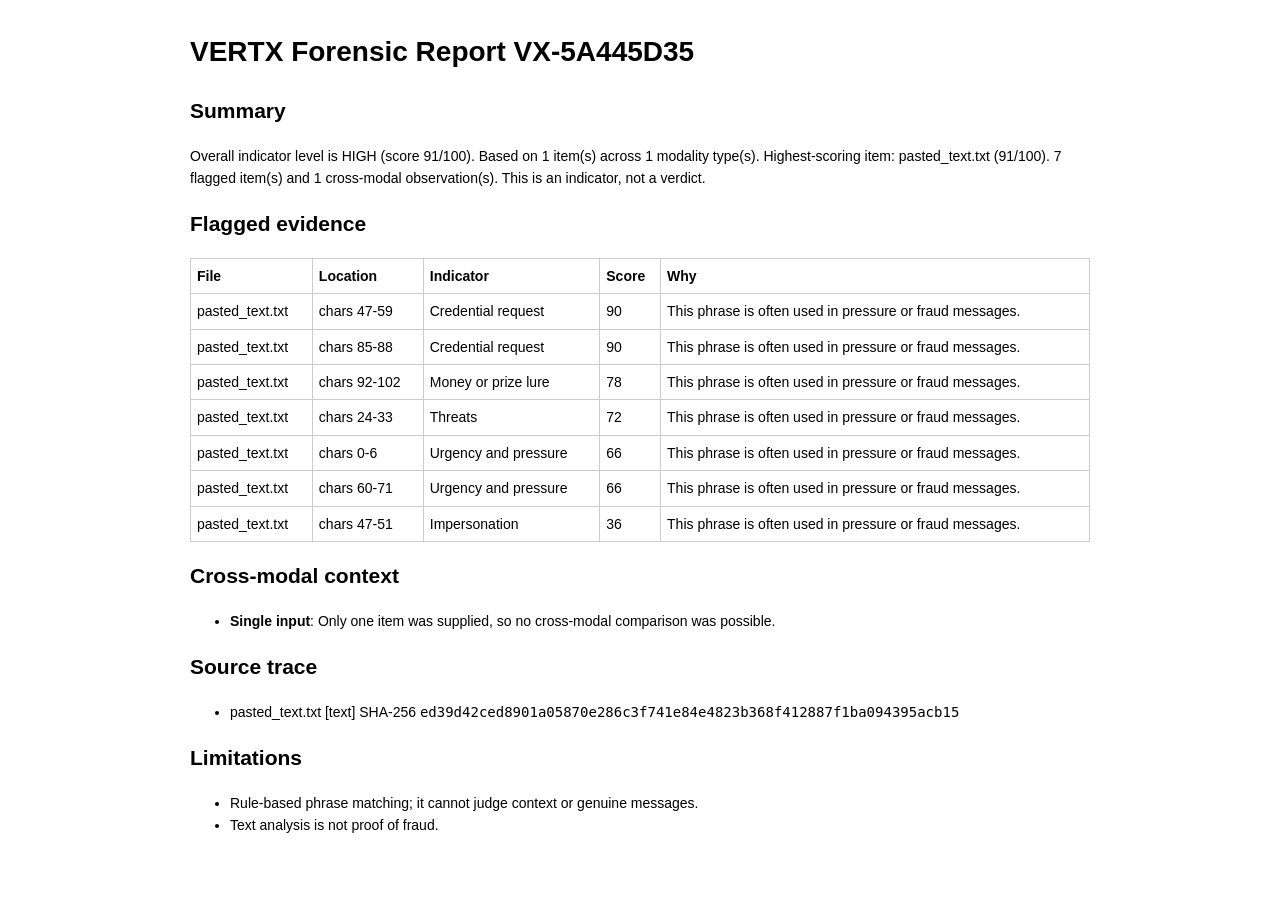
<file: BACKEND/DATA/reports/VX-5A445D35.html>
<!doctype html><meta charset="utf-8"><title>VERTX report VX-5A445D35</title>
<style>body{font:14px/1.6 sans-serif;max-width:900px;margin:30px auto;padding:0 16px}table{border-collapse:collapse;width:100%}td,th{border:1px solid #ccc;padding:6px;text-align:left}</style>
<h1>VERTX Forensic Report VX-5A445D35</h1>
<h2>Summary</h2><p>Overall indicator level is HIGH (score 91/100). Based on 1 item(s) across 1 modality type(s). Highest-scoring item: pasted_text.txt (91/100). 7 flagged item(s) and 1 cross-modal observation(s). This is an indicator, not a verdict.</p>
<h2>Flagged evidence</h2><table><tr><th>File</th><th>Location</th><th>Indicator</th><th>Score</th><th>Why</th></tr><tr><td>pasted_text.txt</td><td>chars 47-59</td><td>Credential request</td><td>90</td><td>This phrase is often used in pressure or fraud messages.</td></tr><tr><td>pasted_text.txt</td><td>chars 85-88</td><td>Credential request</td><td>90</td><td>This phrase is often used in pressure or fraud messages.</td></tr><tr><td>pasted_text.txt</td><td>chars 92-102</td><td>Money or prize lure</td><td>78</td><td>This phrase is often used in pressure or fraud messages.</td></tr><tr><td>pasted_text.txt</td><td>chars 24-33</td><td>Threats</td><td>72</td><td>This phrase is often used in pressure or fraud messages.</td></tr><tr><td>pasted_text.txt</td><td>chars 0-6</td><td>Urgency and pressure</td><td>66</td><td>This phrase is often used in pressure or fraud messages.</td></tr><tr><td>pasted_text.txt</td><td>chars 60-71</td><td>Urgency and pressure</td><td>66</td><td>This phrase is often used in pressure or fraud messages.</td></tr><tr><td>pasted_text.txt</td><td>chars 47-51</td><td>Impersonation</td><td>36</td><td>This phrase is often used in pressure or fraud messages.</td></tr></table>
<h2>Cross-modal context</h2><ul><li><b>Single input</b>: Only one item was supplied, so no cross-modal comparison was possible.</li></ul>
<h2>Source trace</h2><ul><li>pasted_text.txt [text] SHA-256 <code>ed39d42ced8901a05870e286c3f741e84e4823b368f412887f1ba094395acb15</code></li></ul>
<h2>Limitations</h2><ul><li>Rule-based phrase matching; it cannot judge context or genuine messages.</li><li>Text analysis is not proof of fraud.</li></ul>
</file>
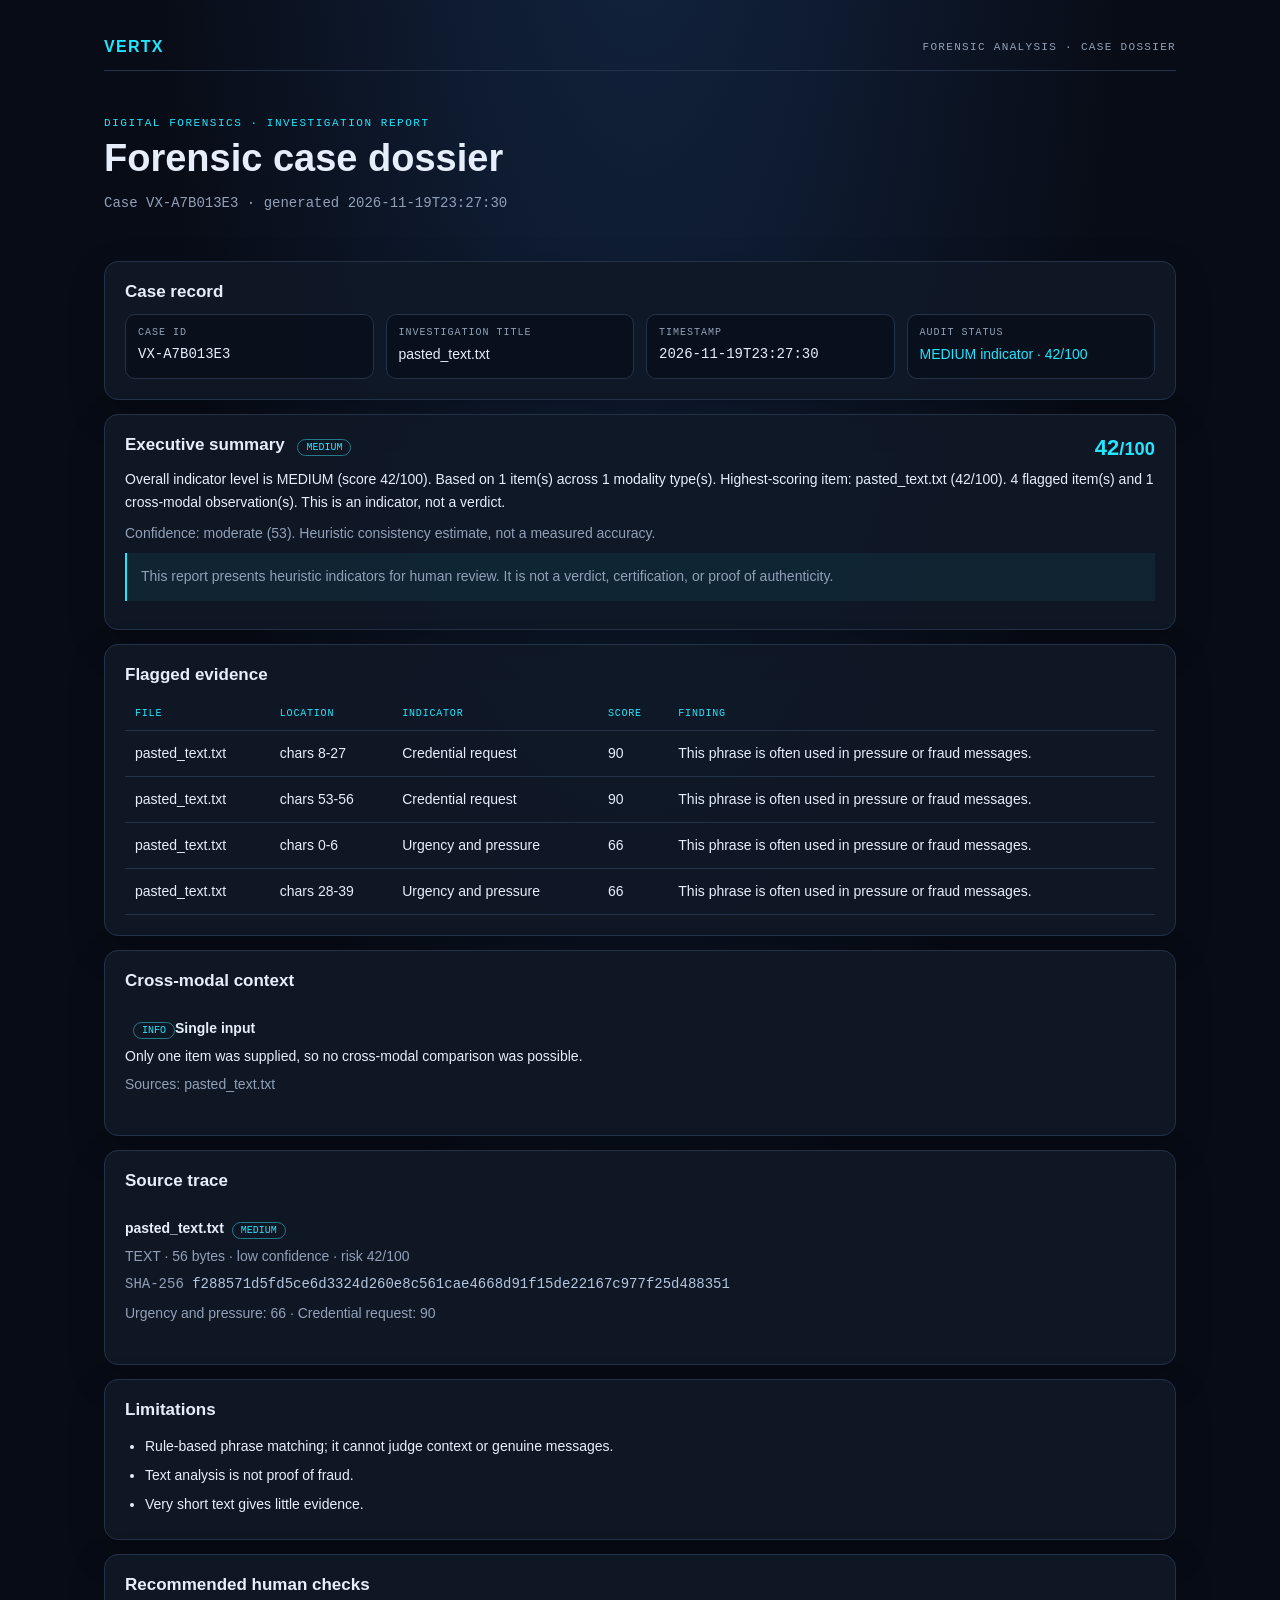
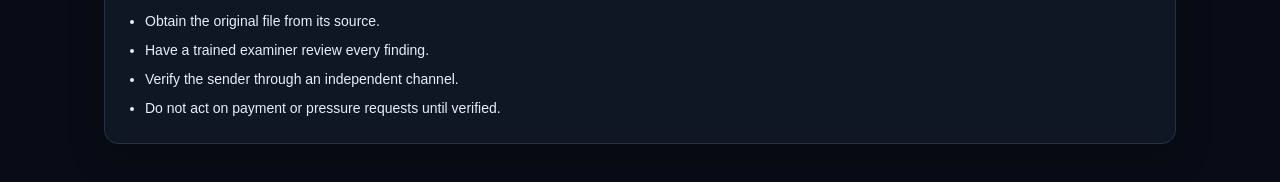
<file: BACKEND/DATA/reports/VX-A7B013E3.html>
<!doctype html><meta charset="utf-8"><title>VERTX report VX-A7B013E3</title>
<meta name="viewport" content="width=device-width,initial-scale=1">
<style>
      :root{color-scheme:dark;--bg:#080c16;--panel:#101827;--line:#243248;--text:#e7eefb;--muted:#91a0b7;--cyan:#22e6ff;--violet:#a08bff}
      *{box-sizing:border-box}body{margin:0;background:radial-gradient(ellipse at 50% -20%,#132643 0,transparent 55%),var(--bg);color:var(--text);font:14px/1.65 Inter,Segoe UI,sans-serif}
      .page{max-width:1120px;margin:0 auto;padding:24px}.topbar{display:flex;justify-content:space-between;align-items:center;border-bottom:1px solid var(--line);padding:14px 0;color:var(--muted);font:11px JetBrains Mono,Consolas,monospace;letter-spacing:.12em}
      .brand{color:var(--cyan);font:700 16px Orbitron,Segoe UI,sans-serif;letter-spacing:.08em}.heading{padding:38px 0 24px}.eyebrow{color:var(--cyan);font:11px JetBrains Mono,Consolas,monospace;letter-spacing:.14em;text-transform:uppercase}
      h1,h2{margin:0 0 12px}h1{font:700 clamp(26px,4vw,38px) Orbitron,Segoe UI,sans-serif}h2{font:600 17px Inter,Segoe UI,sans-serif}
      p{margin:8px 0}.muted,.empty{color:var(--muted)}.mono,code{font-family:JetBrains Mono,Consolas,monospace;overflow-wrap:anywhere}
      .card{margin:14px 0;padding:20px;border:1px solid var(--line);border-radius:14px;background:rgba(16,24,39,.92);box-shadow:0 14px 38px rgba(0,0,0,.18)}
      .metadata{display:grid;grid-template-columns:repeat(4,minmax(0,1fr));gap:12px;margin:0}.metadata div{padding:12px;border:1px solid var(--line);border-radius:10px;background:rgba(3,8,18,.45)}
      dt{margin-bottom:5px;color:var(--muted);font:10px JetBrains Mono,Consolas,monospace;letter-spacing:.1em;text-transform:uppercase}dd{margin:0;overflow-wrap:anywhere}
      .status{color:var(--cyan)}.score{float:right;color:var(--cyan);font:700 22px Orbitron,Segoe UI,sans-serif}.badge{display:inline-block;margin-left:8px;padding:2px 8px;border:1px solid #247a8b;border-radius:20px;color:var(--cyan);font:10px JetBrains Mono,Consolas,monospace;text-transform:uppercase}
      .table-wrap{overflow-x:auto}table{width:100%;border-collapse:collapse;min-width:720px}th,td{padding:11px 10px;border-bottom:1px solid var(--line);text-align:left;vertical-align:top}th{color:var(--cyan);font:10px JetBrains Mono,Consolas,monospace;letter-spacing:.08em;text-transform:uppercase}td{overflow-wrap:anywhere}
      .finding,.trace-item{padding:14px 0;border-bottom:1px solid var(--line)}.finding:last-child,.trace-item:last-child{border-bottom:0}.finding p,.trace-item p{margin:5px 0}.trace-item code{color:#b4c6df}
      ul{margin:8px 0 0;padding-left:20px}li{padding:3px 0}.notice{padding:12px 14px;border-left:2px solid var(--cyan);background:rgba(34,230,255,.06);color:var(--muted)}
      @media(max-width:700px){.page{padding:16px}.metadata{grid-template-columns:repeat(2,minmax(0,1fr))}.card{padding:15px}}
      @media print{ :root{color-scheme:light}body{background:#fff;color:#172033;font-size:10pt}.page{max-width:none;padding:0}.topbar{color:#526075}.brand,.eyebrow,th,.score,.status{color:#087d91}.card{break-inside:avoid;background:#fff;border-color:#ccd5e2;box-shadow:none}.metadata div{background:#fff;border-color:#ccd5e2}dt,.muted,.empty{color:#526075}.badge{color:#087d91;border-color:#7bbbc3}th,td,.finding,.trace-item{border-color:#ccd5e2}.notice{background:#f1fbfc;color:#526075}}
    </style><body><main class="page">
<header class="topbar"><span class="brand">VERTX</span><span>FORENSIC ANALYSIS · CASE DOSSIER</span></header>
<section class="heading"><p class="eyebrow">Digital forensics · investigation report</p>
<h1>Forensic case dossier</h1><p class="muted mono">Case VX-A7B013E3 · generated 2026-11-19T23:27:30</p></section>
<section class="card"><h2>Case record</h2><dl class="metadata">
<div><dt>Case ID</dt><dd class="mono">VX-A7B013E3</dd></div>
<div><dt>Investigation title</dt><dd>pasted_text.txt</dd></div>
<div><dt>Timestamp</dt><dd class="mono">2026-11-19T23:27:30</dd></div>
<div><dt>Audit status</dt><dd class="status">MEDIUM indicator · 42/100</dd></div>
</dl></section>
<section class="card"><span class="score">42<small>/100</small></span><h2>Executive summary <span class="badge">medium</span></h2>
<p>Overall indicator level is MEDIUM (score 42/100). Based on 1 item(s) across 1 modality type(s). Highest-scoring item: pasted_text.txt (42/100). 4 flagged item(s) and 1 cross-modal observation(s). This is an indicator, not a verdict.</p><p class="muted">Confidence: moderate (53). Heuristic consistency estimate, not a measured accuracy.</p>
<p class="notice">This report presents heuristic indicators for human review. It is not a verdict, certification, or proof of authenticity.</p></section>
<section class="card"><h2>Flagged evidence</h2><div class="table-wrap"><table><thead><tr><th>File</th><th>Location</th><th>Indicator</th><th>Score</th><th>Finding</th></tr></thead><tbody><tr><td>pasted_text.txt</td><td>chars 8-27</td><td>Credential request</td><td>90</td><td>This phrase is often used in pressure or fraud messages.</td></tr><tr><td>pasted_text.txt</td><td>chars 53-56</td><td>Credential request</td><td>90</td><td>This phrase is often used in pressure or fraud messages.</td></tr><tr><td>pasted_text.txt</td><td>chars 0-6</td><td>Urgency and pressure</td><td>66</td><td>This phrase is often used in pressure or fraud messages.</td></tr><tr><td>pasted_text.txt</td><td>chars 28-39</td><td>Urgency and pressure</td><td>66</td><td>This phrase is often used in pressure or fraud messages.</td></tr></tbody></table></div></section>
<section class="card"><h2>Cross-modal context</h2><article class="finding"><span class="badge">info</span><b>Single input</b><p>Only one item was supplied, so no cross-modal comparison was possible.</p><p class="muted">Sources: pasted_text.txt</p></article></section>
<section class="card"><h2>Source trace</h2><article class="trace-item"><div><b>pasted_text.txt</b><span class="badge medium">medium</span></div><p class="muted">TEXT · 56 bytes · low confidence · risk 42/100</p><p class="mono muted">SHA-256 <code>f288571d5fd5ce6d3324d260e8c561cae4668d91f15de22167c977f25d488351</code></p><p class="muted">Urgency and pressure: 66 · Credential request: 90</p></article></section>
<section class="card"><h2>Limitations</h2><ul><li>Rule-based phrase matching; it cannot judge context or genuine messages.</li><li>Text analysis is not proof of fraud.</li><li>Very short text gives little evidence.</li></ul></section>
<section class="card"><h2>Recommended human checks</h2><ul><li>Obtain the original file from its source.</li><li>Have a trained examiner review every finding.</li><li>Verify the sender through an independent channel.</li><li>Do not act on payment or pressure requests until verified.</li></ul></section>
</main></body>
</file>
